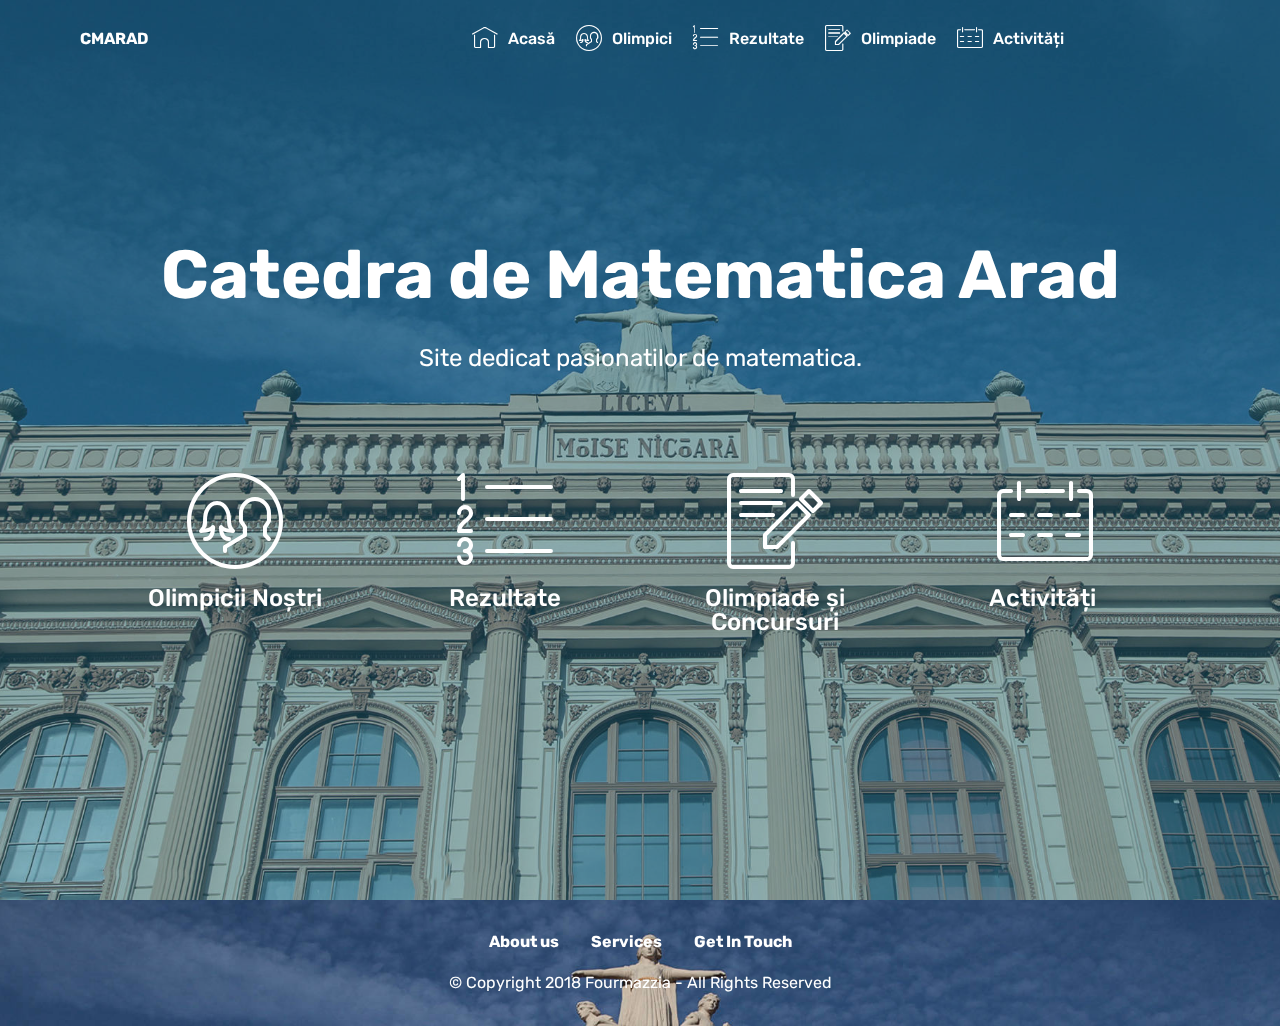
<file: index.html>
<!DOCTYPE html>
<html >
<head>
  <!-- Site made with Mobirise Website Builder v4.7.2, https://mobirise.com -->
  <meta charset="UTF-8">
  <meta http-equiv="X-UA-Compatible" content="IE=edge">
  <meta name="generator" content="Mobirise v4.7.2, mobirise.com">
  <meta name="viewport" content="width=device-width, initial-scale=1, minimum-scale=1">
  <link rel="shortcut icon" href="assets/images/logo2.png" type="image/x-icon">
  <meta name="description" content="">
  <title>Home</title>
  <link rel="stylesheet" href="assets/web/assets/mobirise-icons/mobirise-icons.css">
  <link rel="stylesheet" href="assets/tether/tether.min.css">
  <link rel="stylesheet" href="assets/soundcloud-plugin/style.css">
  <link rel="stylesheet" href="assets/bootstrap/css/bootstrap.min.css">
  <link rel="stylesheet" href="assets/bootstrap/css/bootstrap-grid.min.css">
  <link rel="stylesheet" href="assets/bootstrap/css/bootstrap-reboot.min.css">
  <link rel="stylesheet" href="assets/dropdown/css/style.css">
  <link rel="stylesheet" href="assets/socicon/css/styles.css">
  <link rel="stylesheet" href="assets/theme/css/style.css">
  <link rel="stylesheet" href="assets/mobirise/css/mbr-additional.css" type="text/css">
  
  
  
</head>
<body>
  <section class="menu cid-qSusNxQhNV" once="menu" id="menu1-j">

    

    <nav class="navbar navbar-expand beta-menu navbar-dropdown align-items-center navbar-fixed-top navbar-toggleable-sm bg-color transparent">
        <button class="navbar-toggler navbar-toggler-right" type="button" data-toggle="collapse" data-target="#navbarSupportedContent" aria-controls="navbarSupportedContent" aria-expanded="false" aria-label="Toggle navigation">
            <div class="hamburger">
                <span></span>
                <span></span>
                <span></span>
                <span></span>
            </div>
        </button>
        <div class="menu-logo">
            <div class="navbar-brand">
                
                <span class="navbar-caption-wrap"><a class="navbar-caption text-white display-4" href="index.html">
                        CMARAD</a></span>
            </div>
        </div>
        <div class="collapse navbar-collapse" id="navbarSupportedContent">
            <ul class="navbar-nav nav-dropdown nav-right" data-app-modern-menu="true"><li class="nav-item dropdown"><a class="nav-link link text-white display-4" href="index.html#header12-n" aria-expanded="true" target="_blank">
                        <span class="mbri-home mbr-iconfont mbr-iconfont-btn"></span>Acasă</a></li><li class="nav-item"><a class="nav-link link text-white display-4" href="page1.html" aria-expanded="true" target="_blank"><span class="mbri-users mbr-iconfont mbr-iconfont-btn"></span>
                        Olimpici</a></li><li class="nav-item"><a class="nav-link link text-white display-4" href="page5.html" aria-expanded="true" target="_blank"><span class="mbri-numbered-list mbr-iconfont mbr-iconfont-btn"></span>
                        Rezultate</a></li><li class="nav-item"><a class="nav-link link text-white display-4" href="page1.html" aria-expanded="true" target="_blank"><span class="mbri-edit mbr-iconfont mbr-iconfont-btn"></span>
                        Olimpiade</a></li><li class="nav-item"><a class="nav-link link text-white display-4" href="page4.html" aria-expanded="true" target="_blank"><span class="mbri-calendar mbr-iconfont mbr-iconfont-btn"></span>
                        Activități</a></li><li class="nav-item">
                    <a class="nav-link link text-white display-4" href="https://mobirise.com"></a>
                </li>
                <li class="nav-item">
                    <a class="nav-link link text-white display-4" href="https://mobirise.com">
                        &nbsp; &nbsp; &nbsp; &nbsp; &nbsp; &nbsp; &nbsp; &nbsp; &nbsp; &nbsp; &nbsp;</a>
                </li></ul>
            
        </div>
    </nav>
</section>

<section class="engine"><a href="https://mobirise.me/m">free web design templates</a></section><section class="header12 cid-qTVdn9MPWG mbr-fullscreen mbr-parallax-background" id="header12-n">

    

    <div class="mbr-overlay" style="opacity: 0.4; background-color: rgb(15, 118, 153);">
    </div>

    <div class="container  ">
            <div class="media-container">
                <div class="col-md-12 align-center">
                    <h1 class="mbr-section-title pb-3 mbr-white mbr-bold mbr-fonts-style display-1">
                        Catedra de Matematica Arad</h1>
                    <p class="mbr-text pb-3 mbr-white mbr-fonts-style display-5">Site dedicat pasionatilor de matematica.</p>
                    

                    <div class="icons-media-container mbr-white">
                        <div class="card col-12 col-md-6 col-lg-3">
                            <div class="icon-block">
                            <a href="page1.html#features16-u">
                                <span class="mbr-iconfont mbri-users"></span>
                            </a>
                            </div>
                            <h5 class="mbr-fonts-style display-5">
                                Olimpicii Noștri</h5>
                        </div>

                        <div class="card col-12 col-md-6 col-lg-3">
                            <div class="icon-block">
                                <a href="page5.html">
                                    <span class="mbr-iconfont mbri-numbered-list"></span>
                                </a>
                            </div>
                            <h5 class="mbr-fonts-style display-5">
                                Rezultate</h5>
                        </div>

                        <div class="card col-12 col-md-6 col-lg-3">
                            <div class="icon-block">
                                <a href="page2.html#content7-19">
                                    <span class="mbr-iconfont mbri-edit"></span>
                                </a>
                            </div>
                            <h5 class="mbr-fonts-style display-5">Olimpiade și Concursuri</h5>
                        </div>

                        <div class="card col-12 col-md-6 col-lg-3">
                            <div class="icon-block">
                                <a href="page4.html#footer7-y">
                                    <span class="mbr-iconfont mbri-calendar"></span>
                                </a>
                            </div>
                            <h5 class="mbr-fonts-style display-5">
                                Activități&nbsp;</h5>
                        </div>
                    </div>
                </div>
            </div>
    </div>

    
</section>

<section once="" class="cid-qTVj8MNfAn" id="footer7-q">

    

    

    <div class="container">
        <div class="media-container-row align-center mbr-white">
            <div class="row row-links">
                <ul class="foot-menu">
                    
                    
                    
                    
                    
                <li class="foot-menu-item mbr-fonts-style display-7">
                        <a class="text-white mbr-bold" href="#" target="_blank">About us</a>
                    </li><li class="foot-menu-item mbr-fonts-style display-7">
                        <a class="text-white mbr-bold" href="#" target="_blank">Services</a>
                    </li><li class="foot-menu-item mbr-fonts-style display-7">
                        <a class="text-white mbr-bold" href="#" target="_blank">Get In Touch</a>
                    </li></ul>
            </div>
            
            <div class="row row-copirayt">
                <p class="mbr-text mb-0 mbr-fonts-style mbr-white align-center display-7">
                    © Copyright 2018 Fourmazzia - All Rights Reserved
                </p>
            </div>
        </div>
    </div>
</section>


  <script src="assets/web/assets/jquery/jquery.min.js"></script>
  <script src="assets/popper/popper.min.js"></script>
  <script src="assets/tether/tether.min.js"></script>
  <script src="assets/bootstrap/js/bootstrap.min.js"></script>
  <script src="assets/smoothscroll/smooth-scroll.js"></script>
  <script src="assets/dropdown/js/script.min.js"></script>
  <script src="assets/touchswipe/jquery.touch-swipe.min.js"></script>
  <script src="assets/vimeoplayer/jquery.mb.vimeo_player.js"></script>
  <script src="assets/parallax/jarallax.min.js"></script>
  <script src="assets/theme/js/script.js"></script>
  
  
</body>
</html>
</file>
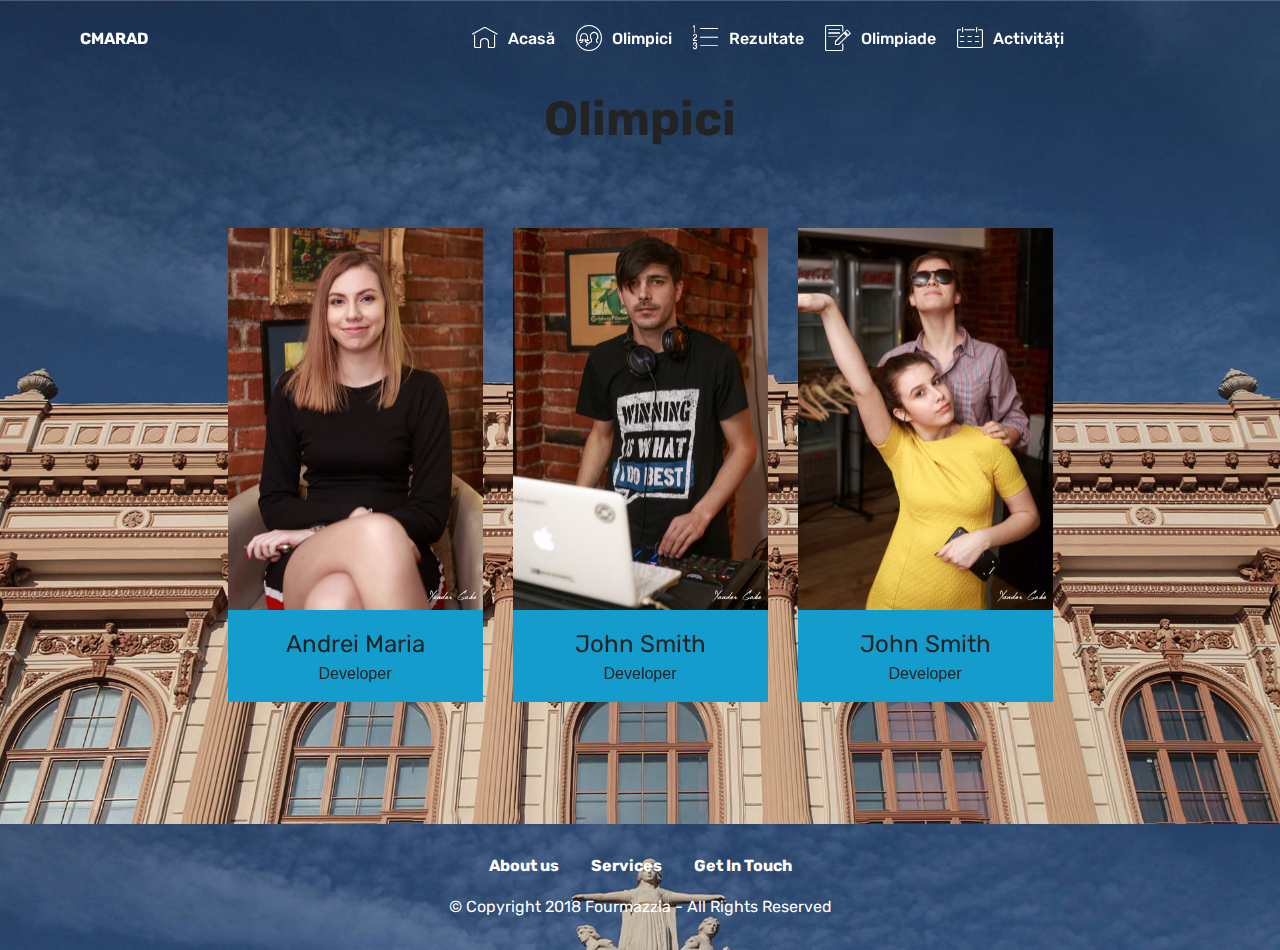
<file: page1.html>
<!DOCTYPE html>
<html >
<head>
  <!-- Site made with Mobirise Website Builder v4.7.2, https://mobirise.com -->
  <meta charset="UTF-8">
  <meta http-equiv="X-UA-Compatible" content="IE=edge">
  <meta name="generator" content="Mobirise v4.7.2, mobirise.com">
  <meta name="viewport" content="width=device-width, initial-scale=1, minimum-scale=1">
  <link rel="shortcut icon" href="assets/images/logo2.png" type="image/x-icon">
  <meta name="description" content="Website Creator Description">
  <title>olimpici</title>
  <link rel="stylesheet" href="assets/web/assets/mobirise-icons/mobirise-icons.css">
  <link rel="stylesheet" href="assets/tether/tether.min.css">
  <link rel="stylesheet" href="assets/bootstrap/css/bootstrap.min.css">
  <link rel="stylesheet" href="assets/bootstrap/css/bootstrap-grid.min.css">
  <link rel="stylesheet" href="assets/bootstrap/css/bootstrap-reboot.min.css">
  <link rel="stylesheet" href="assets/soundcloud-plugin/style.css">
  <link rel="stylesheet" href="assets/dropdown/css/style.css">
  <link rel="stylesheet" href="assets/socicon/css/styles.css">
  <link rel="stylesheet" href="assets/theme/css/style.css">
  <link rel="stylesheet" href="assets/mobirise/css/mbr-additional.css" type="text/css">
  
  
  
</head>
<body>
  <section class="features16 cid-qTVk8pfYqY mbr-parallax-background" id="features16-u">
    
    
    
    <div class="container align-center">
        <h2 class="pb-3 mbr-fonts-style mbr-section-title display-2"><strong>
            Olimpici</strong></h2>
        <h3 class="pb-5 mbr-section-subtitle mbr-fonts-style mbr-light display-5"></h3>
        <div class="row media-row">
            
        <div class="team-item col-lg-3 col-md-6">
                <div class="item-image">
                    <img src="assets/images/img-0303-1-510x765.jpg" alt="" title="">
                </div>
                <div class="item-caption py-3">
                    <div class="item-name px-2">
                        <p class="mbr-fonts-style display-5">
                           Andrei Maria</p>
                    </div>
                    <div class="item-role px-2">
                        <p>Developer</p>
                    </div>
                    
                </div>
            </div><div class="team-item col-lg-3 col-md-6">
                <div class="item-image">
                    <img src="assets/images/img-0319-9-510x765.jpg" alt="" title="">
                </div>
                <div class="item-caption py-3">
                    <div class="item-name px-2">
                        <p class="mbr-fonts-style display-5">
                           John Smith
                        </p>
                    </div>
                    <div class="item-role px-2">
                        <p>Developer</p>
                    </div>
                    
                </div>
            </div><div class="team-item col-lg-3 col-md-6">
                <div class="item-image">
                    <img src="assets/images/img-0355-30-510x765.jpg" alt="" title="">
                </div>
                <div class="item-caption py-3">
                    <div class="item-name px-2">
                        <p class="mbr-fonts-style display-5">
                           John Smith
                        </p>
                    </div>
                    <div class="item-role px-2">
                        <p>Developer</p>
                    </div>
                    
                </div>
            </div></div>    
    </div>
</section>

<section class="engine"><a href="https://mobirise.me/p">website templates free download</a></section><section class="menu cid-qSusNxQhNV" once="menu" id="menu1-s">

    

    <nav class="navbar navbar-expand beta-menu navbar-dropdown align-items-center navbar-fixed-top navbar-toggleable-sm bg-color transparent">
        <button class="navbar-toggler navbar-toggler-right" type="button" data-toggle="collapse" data-target="#navbarSupportedContent" aria-controls="navbarSupportedContent" aria-expanded="false" aria-label="Toggle navigation">
            <div class="hamburger">
                <span></span>
                <span></span>
                <span></span>
                <span></span>
            </div>
        </button>
        <div class="menu-logo">
            <div class="navbar-brand">
                
                <span class="navbar-caption-wrap"><a class="navbar-caption text-white display-4" href="index.html">
                        CMARAD</a></span>
            </div>
        </div>
        <div class="collapse navbar-collapse" id="navbarSupportedContent">
            <ul class="navbar-nav nav-dropdown nav-right" data-app-modern-menu="true"><li class="nav-item dropdown"><a class="nav-link link text-white display-4" href="index.html#header12-n" aria-expanded="true" target="_blank">
                        <span class="mbri-home mbr-iconfont mbr-iconfont-btn"></span>Acasă</a></li><li class="nav-item"><a class="nav-link link text-white display-4" href="page1.html" aria-expanded="true" target="_blank"><span class="mbri-users mbr-iconfont mbr-iconfont-btn"></span>
                        Olimpici</a></li><li class="nav-item"><a class="nav-link link text-white display-4" href="page5.html" aria-expanded="true" target="_blank"><span class="mbri-numbered-list mbr-iconfont mbr-iconfont-btn"></span>
                        Rezultate</a></li><li class="nav-item"><a class="nav-link link text-white display-4" href="page1.html" aria-expanded="true" target="_blank"><span class="mbri-edit mbr-iconfont mbr-iconfont-btn"></span>
                        Olimpiade</a></li><li class="nav-item"><a class="nav-link link text-white display-4" href="page4.html" aria-expanded="true" target="_blank"><span class="mbri-calendar mbr-iconfont mbr-iconfont-btn"></span>
                        Activități</a></li><li class="nav-item">
                    <a class="nav-link link text-white display-4" href="https://mobirise.com"></a>
                </li>
                <li class="nav-item">
                    <a class="nav-link link text-white display-4" href="https://mobirise.com">
                        &nbsp; &nbsp; &nbsp; &nbsp; &nbsp; &nbsp; &nbsp; &nbsp; &nbsp; &nbsp; &nbsp;</a>
                </li></ul>
            
        </div>
    </nav>
</section>

<section once="" class="cid-qTVj8MNfAn" id="footer7-t">

    

    

    <div class="container">
        <div class="media-container-row align-center mbr-white">
            <div class="row row-links">
                <ul class="foot-menu">
                    
                    
                    
                    
                    
                <li class="foot-menu-item mbr-fonts-style display-7">
                        <a class="text-white mbr-bold" href="#" target="_blank">About us</a>
                    </li><li class="foot-menu-item mbr-fonts-style display-7">
                        <a class="text-white mbr-bold" href="#" target="_blank">Services</a>
                    </li><li class="foot-menu-item mbr-fonts-style display-7">
                        <a class="text-white mbr-bold" href="#" target="_blank">Get In Touch</a>
                    </li></ul>
            </div>
            
            <div class="row row-copirayt">
                <p class="mbr-text mb-0 mbr-fonts-style mbr-white align-center display-7">
                    © Copyright 2018 Fourmazzia - All Rights Reserved
                </p>
            </div>
        </div>
    </div>
</section>


  <script src="assets/web/assets/jquery/jquery.min.js"></script>
  <script src="assets/popper/popper.min.js"></script>
  <script src="assets/tether/tether.min.js"></script>
  <script src="assets/bootstrap/js/bootstrap.min.js"></script>
  <script src="assets/smoothscroll/smooth-scroll.js"></script>
  <script src="assets/parallax/jarallax.min.js"></script>
  <script src="assets/dropdown/js/script.min.js"></script>
  <script src="assets/touchswipe/jquery.touch-swipe.min.js"></script>
  <script src="assets/theme/js/script.js"></script>
  
  
</body>
</html>
</file>
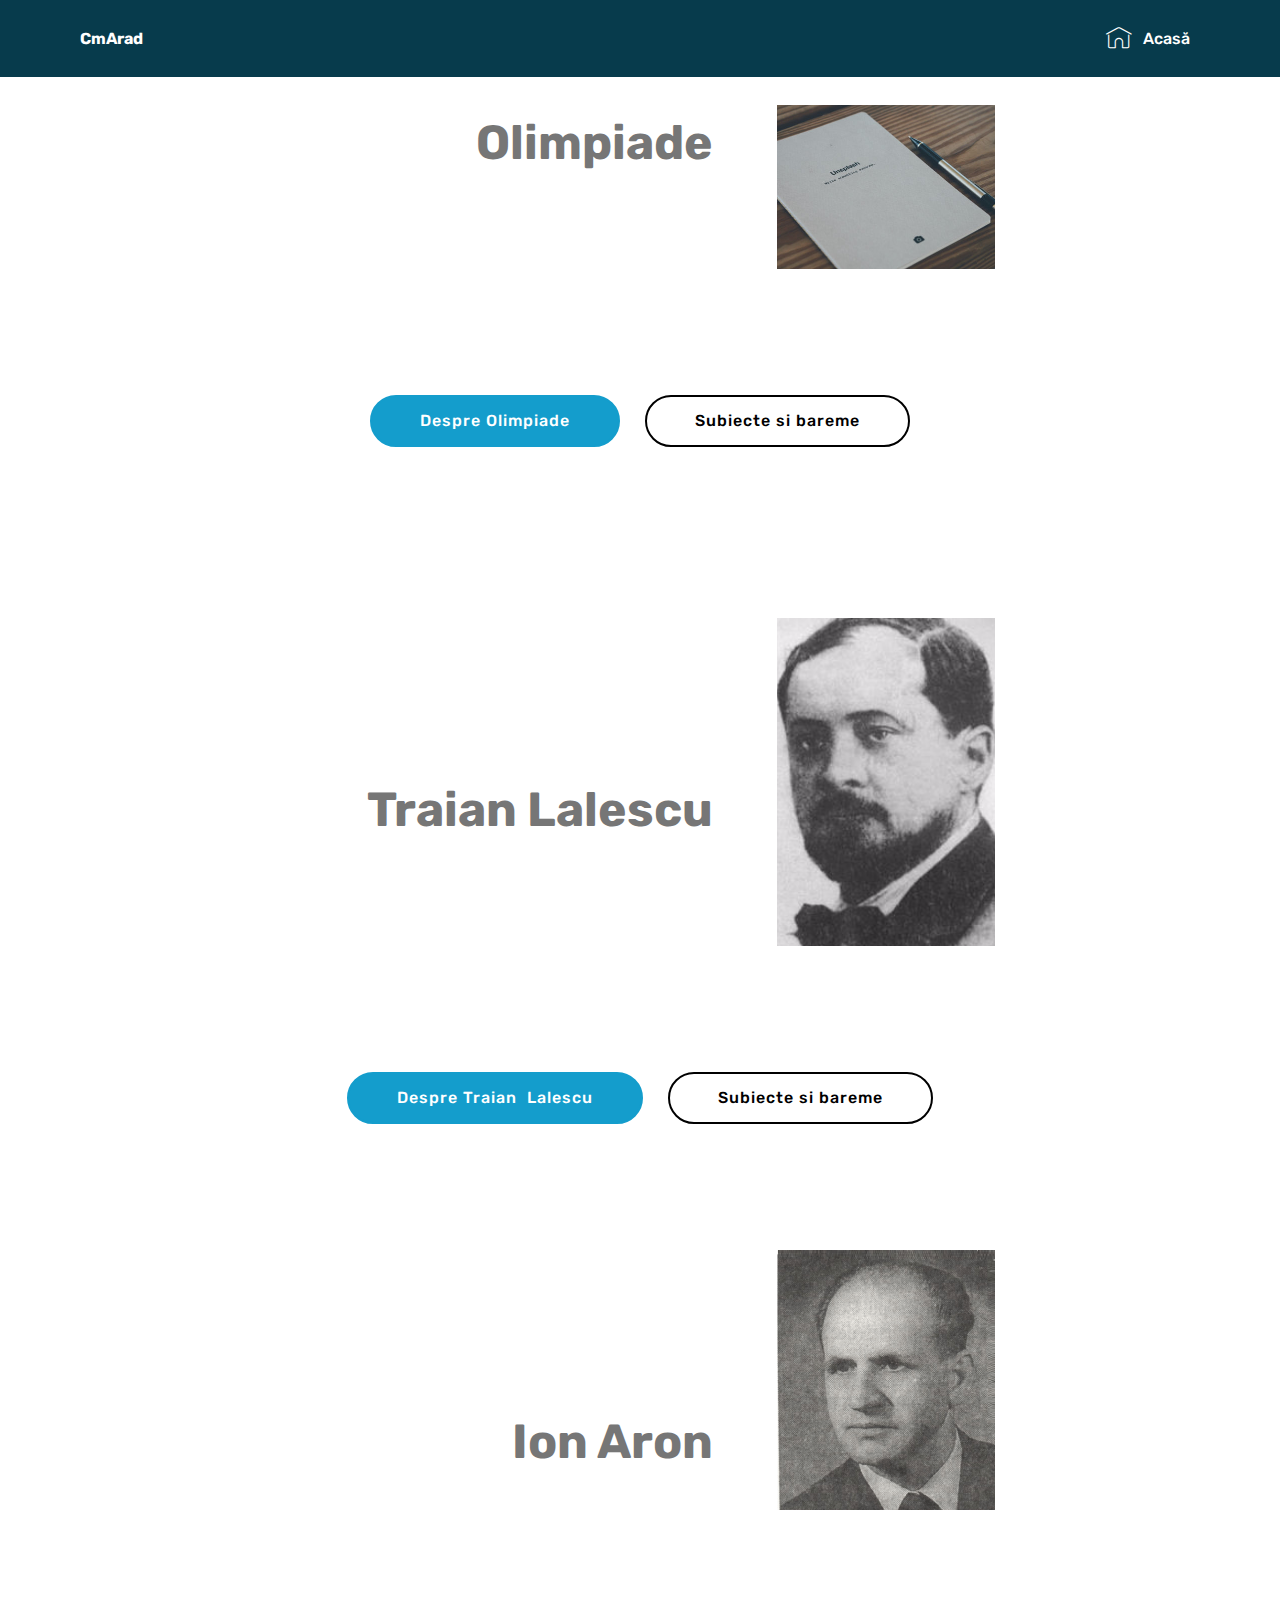
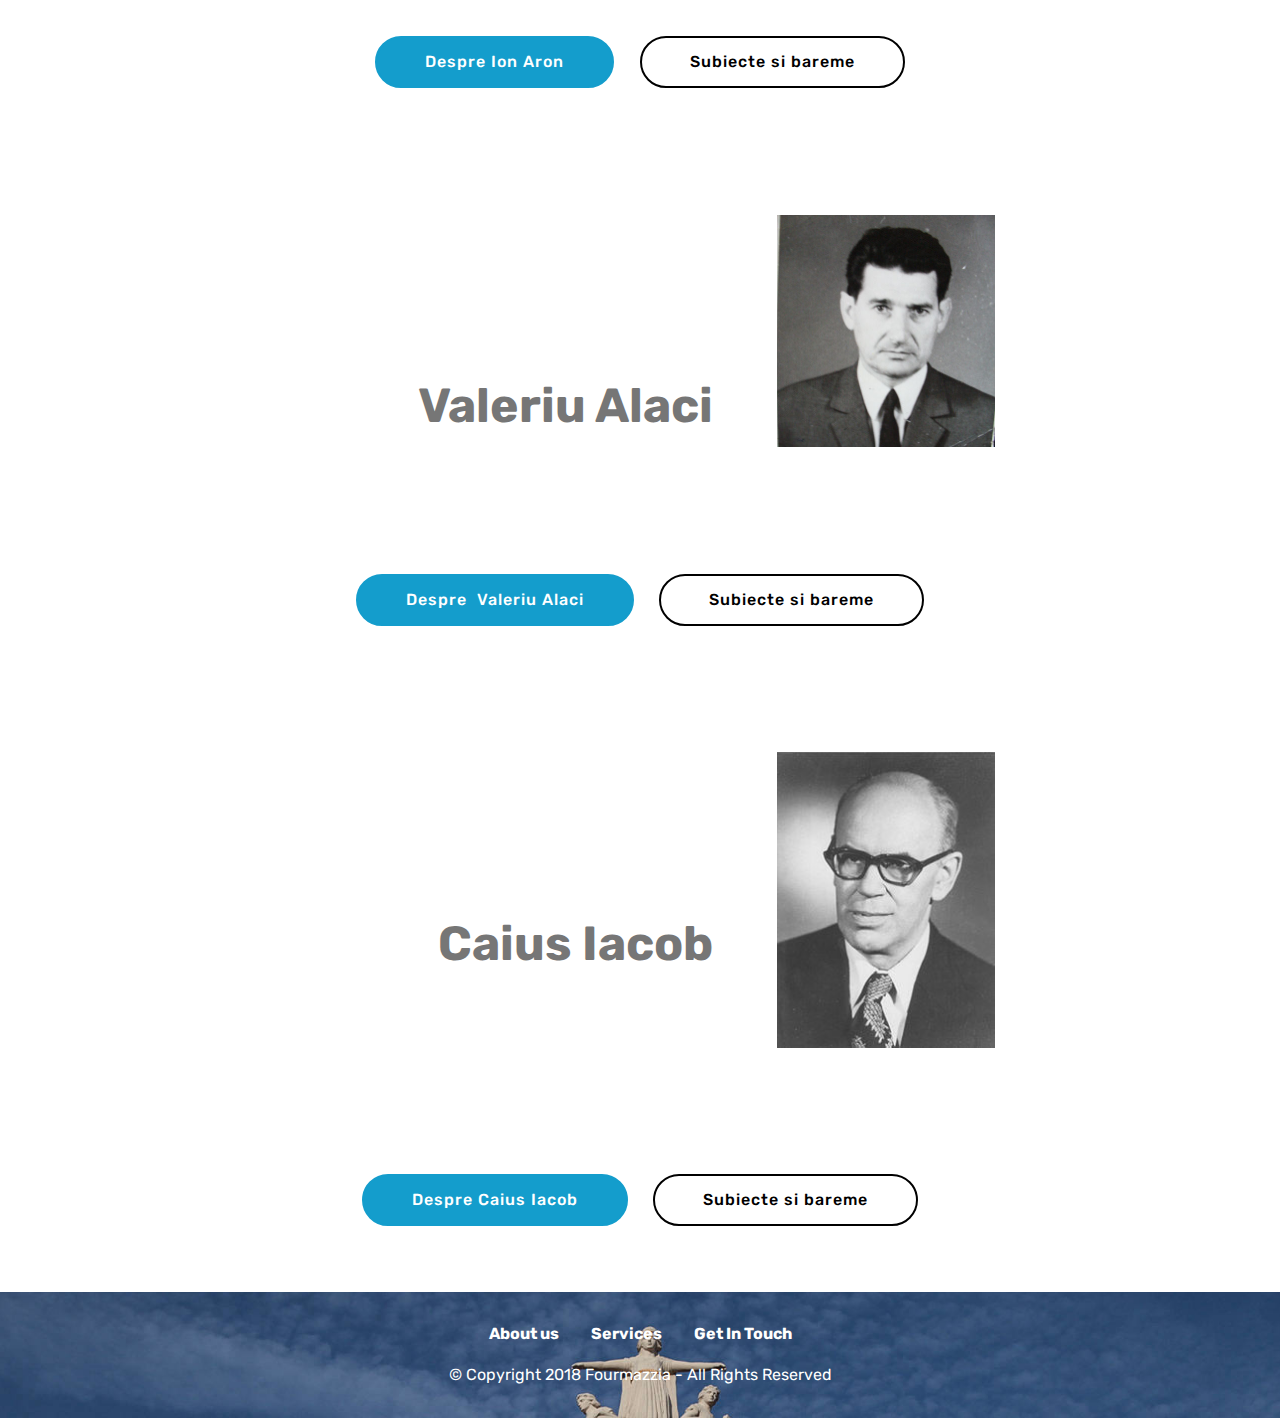
<file: page2.html>
<!DOCTYPE html>
<html >
<head>
  <!-- Site made with Mobirise Website Builder v4.7.2, https://mobirise.com -->
  <meta charset="UTF-8">
  <meta http-equiv="X-UA-Compatible" content="IE=edge">
  <meta name="generator" content="Mobirise v4.7.2, mobirise.com">
  <meta name="viewport" content="width=device-width, initial-scale=1, minimum-scale=1">
  <link rel="shortcut icon" href="assets/images/logo2.png" type="image/x-icon">
  <meta name="description" content="Site Builder Description">
  <title>Concursuri</title>
  <link rel="stylesheet" href="assets/web/assets/mobirise-icons/mobirise-icons.css">
  <link rel="stylesheet" href="assets/tether/tether.min.css">
  <link rel="stylesheet" href="assets/bootstrap/css/bootstrap.min.css">
  <link rel="stylesheet" href="assets/bootstrap/css/bootstrap-grid.min.css">
  <link rel="stylesheet" href="assets/bootstrap/css/bootstrap-reboot.min.css">
  <link rel="stylesheet" href="assets/soundcloud-plugin/style.css">
  <link rel="stylesheet" href="assets/socicon/css/styles.css">
  <link rel="stylesheet" href="assets/dropdown/css/style.css">
  <link rel="stylesheet" href="assets/theme/css/style.css">
  <link rel="stylesheet" href="assets/mobirise/css/mbr-additional.css" type="text/css">
  
  
  
</head>
<body>
  <section class="menu cid-qTVHFJ5cC0" once="menu" id="menu2-1q">

    

    <nav class="navbar navbar-expand beta-menu navbar-dropdown align-items-center navbar-fixed-top navbar-toggleable-sm">
        <button class="navbar-toggler navbar-toggler-right" type="button" data-toggle="collapse" data-target="#navbarSupportedContent" aria-controls="navbarSupportedContent" aria-expanded="false" aria-label="Toggle navigation">
            <div class="hamburger">
                <span></span>
                <span></span>
                <span></span>
                <span></span>
            </div>
        </button>
        <div class="menu-logo">
            <div class="navbar-brand">
                
                <span class="navbar-caption-wrap"><a class="navbar-caption text-white display-4" href="index.html">
                        CmArad</a></span>
            </div>
        </div>
        <div class="collapse navbar-collapse" id="navbarSupportedContent">
            <ul class="navbar-nav nav-dropdown nav-right" data-app-modern-menu="true"><li class="nav-item">
                    <a class="nav-link link text-white display-4" href="index.html"><span class="mbri-home mbr-iconfont mbr-iconfont-btn"></span>Acasă</a>
                </li></ul>
            
        </div>
    </nav>
</section>

<section class="engine"><a href="https://mobirise.me/b">create a site for free</a></section><section class="mbr-section content7 cid-qTVpN3lLNU" id="content7-19">
          
    

    <div class="container">
        <div class="media-container-row">
            <div class="col-12 col-md-8">
                <div class="media-container-row">
                    <div class="media-content">
                        <div class="mbr-section-text">
                            <p class="mbr-text align-right mb-0 mbr-fonts-style display-2"><strong>Olimpiade</strong></p>
                        </div>
                    </div>
                    <div class="mbr-figure" style="width: 60%;">
                     <img src="assets/images/mbr-436x327.jpg" alt="Mobirise" title="">  
                    </div>
                </div>
            </div>
        </div>
    </div>
</section>

<section class="mbr-section content8 cid-qTVpNyv2wv" id="content8-1a">

    

    <div class="container">
        <div class="media-container-row title">
            <div class="col-12 col-md-8">
                <div class="mbr-section-btn align-center"><a class="btn btn-primary display-4" href="https://mobirise.com">Despre Olimpiade</a>
                    <a class="btn btn-black-outline display-4" href="https://mobirise.com">Subiecte si bareme</a></div>
            </div>
        </div>
    </div>
</section>

<section class="mbr-section content7 cid-qTVpKZvNCd" id="content7-11">
          
    

    <div class="container">
        <div class="media-container-row">
            <div class="col-12 col-md-8">
                <div class="media-container-row">
                    <div class="media-content">
                        <div class="mbr-section-text">
                            <p class="mbr-text align-right mb-0 mbr-fonts-style display-2"><strong><br></strong><br><strong>Traian Lalescu</strong></p>
                        </div>
                    </div>
                    <div class="mbr-figure" style="width: 60%;">
                     <img src="assets/images/220px-traian-lalescu-1920-220x330.jpg" alt="Mobirise" title="">  
                    </div>
                </div>
            </div>
        </div>
    </div>
</section>

<section class="mbr-section content8 cid-qTVpLc5VlX" id="content8-12">

    

    <div class="container">
        <div class="media-container-row title">
            <div class="col-12 col-md-8">
                <div class="mbr-section-btn align-center"><a class="btn btn-primary display-4" href="https://mobirise.com">Despre Traian &nbsp;Lalescu</a>
                    <a class="btn btn-black-outline display-4" href="https://mobirise.com">Subiecte si bareme</a></div>
            </div>
        </div>
    </div>
</section>

<section class="mbr-section content7 cid-qTVpLRTtBF" id="content7-13">
          
    

    <div class="container">
        <div class="media-container-row">
            <div class="col-12 col-md-8">
                <div class="media-container-row">
                    <div class="media-content">
                        <div class="mbr-section-text">
                            <p class="mbr-text align-right mb-0 mbr-fonts-style display-2"><strong><br></strong><br><strong>Ion Aron</strong></p>
                        </div>
                    </div>
                    <div class="mbr-figure" style="width: 60%;">
                     <img src="assets/images/untitled-436x519.png" alt="Mobirise" title="">  
                    </div>
                </div>
            </div>
        </div>
    </div>
</section>

<section class="mbr-section content8 cid-qTVpM6NpvT" id="content8-14">

    

    <div class="container">
        <div class="media-container-row title">
            <div class="col-12 col-md-8">
                <div class="mbr-section-btn align-center"><a class="btn btn-primary display-4" href="https://mobirise.com">Despre Ion Aron</a>
                    <a class="btn btn-black-outline display-4" href="https://mobirise.com">Subiecte si bareme</a></div>
            </div>
        </div>
    </div>
</section>

<section class="mbr-section content7 cid-qTVpMuu1j0" id="content7-15">
          
    

    <div class="container">
        <div class="media-container-row">
            <div class="col-12 col-md-8">
                <div class="media-container-row">
                    <div class="media-content">
                        <div class="mbr-section-text">
                            <p class="mbr-text align-right mb-0 mbr-fonts-style display-2"><strong><br></strong><br><strong>Valeriu Alaci</strong></p>
                        </div>
                    </div>
                    <div class="mbr-figure" style="width: 60%;">
                     <img src="assets/images/1.-toma-dordea-436x465.jpg" alt="Mobirise" title="">  
                    </div>
                </div>
            </div>
        </div>
    </div>
</section>

<section class="mbr-section content8 cid-qTVpMFTJ5O" id="content8-16">

    

    <div class="container">
        <div class="media-container-row title">
            <div class="col-12 col-md-8">
                <div class="mbr-section-btn align-center"><a class="btn btn-primary display-4" href="https://mobirise.com">Despre &nbsp;Valeriu Alaci</a>
                    <a class="btn btn-black-outline display-4" href="https://mobirise.com">Subiecte si bareme</a></div>
            </div>
        </div>
    </div>
</section>

<section class="mbr-section content7 cid-qTVpMOyoF5" id="content7-17">
          
    

    <div class="container">
        <div class="media-container-row">
            <div class="col-12 col-md-8">
                <div class="media-container-row">
                    <div class="media-content">
                        <div class="mbr-section-text">
                            <p class="mbr-text align-right mb-0 mbr-fonts-style display-2"><strong><br></strong><br><strong>Caius Iacob</strong></p>
                        </div>
                    </div>
                    <div class="mbr-figure" style="width: 60%;">
                     <img src="assets/images/caius-iacob-220x298.jpg" alt="Mobirise" title="">  
                    </div>
                </div>
            </div>
        </div>
    </div>
</section>

<section class="mbr-section content8 cid-qTVpMWiZfD" id="content8-18">

    

    <div class="container">
        <div class="media-container-row title">
            <div class="col-12 col-md-8">
                <div class="mbr-section-btn align-center"><a class="btn btn-primary display-4" href="https://mobirise.com">Despre Caius Iacob</a>
                    <a class="btn btn-black-outline display-4" href="https://mobirise.com">Subiecte si bareme</a></div>
            </div>
        </div>
    </div>
</section>

<section once="" class="cid-qTVj8MNfAn" id="footer7-w">

    

    

    <div class="container">
        <div class="media-container-row align-center mbr-white">
            <div class="row row-links">
                <ul class="foot-menu">
                    
                    
                    
                    
                    
                <li class="foot-menu-item mbr-fonts-style display-7">
                        <a class="text-white mbr-bold" href="#" target="_blank">About us</a>
                    </li><li class="foot-menu-item mbr-fonts-style display-7">
                        <a class="text-white mbr-bold" href="#" target="_blank">Services</a>
                    </li><li class="foot-menu-item mbr-fonts-style display-7">
                        <a class="text-white mbr-bold" href="#" target="_blank">Get In Touch</a>
                    </li></ul>
            </div>
            
            <div class="row row-copirayt">
                <p class="mbr-text mb-0 mbr-fonts-style mbr-white align-center display-7">
                    © Copyright 2018 Fourmazzia - All Rights Reserved
                </p>
            </div>
        </div>
    </div>
</section>


  <script src="assets/web/assets/jquery/jquery.min.js"></script>
  <script src="assets/popper/popper.min.js"></script>
  <script src="assets/tether/tether.min.js"></script>
  <script src="assets/bootstrap/js/bootstrap.min.js"></script>
  <script src="assets/dropdown/js/script.min.js"></script>
  <script src="assets/touchswipe/jquery.touch-swipe.min.js"></script>
  <script src="assets/smoothscroll/smooth-scroll.js"></script>
  <script src="assets/theme/js/script.js"></script>
  
  
</body>
</html>
</file>
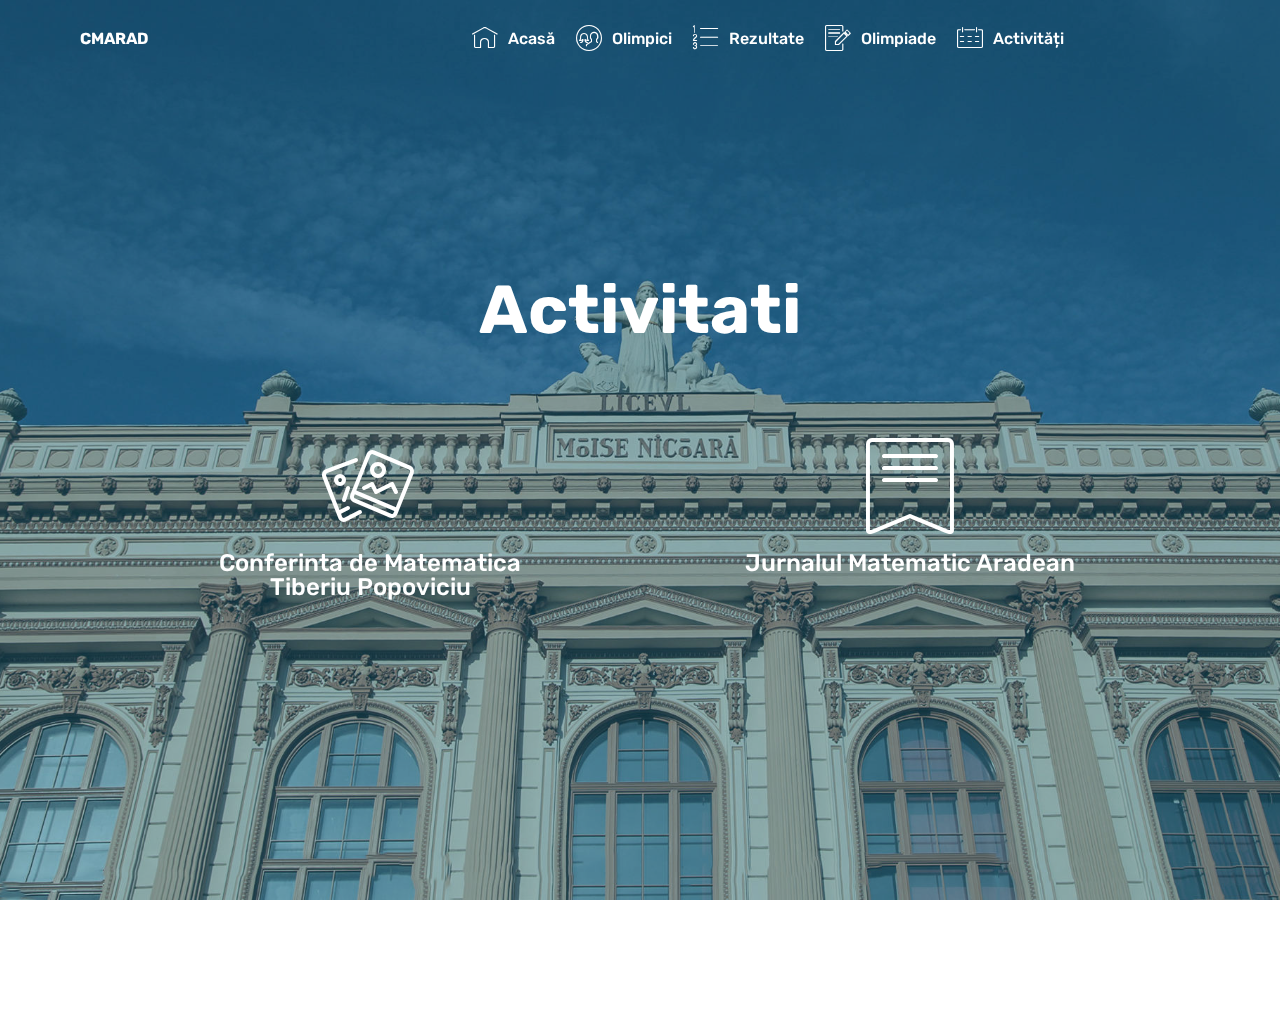
<file: page4.html>
<!DOCTYPE html>
<html >
<head>
  <!-- Site made with Mobirise Website Builder v4.7.2, https://mobirise.com -->
  <meta charset="UTF-8">
  <meta http-equiv="X-UA-Compatible" content="IE=edge">
  <meta name="generator" content="Mobirise v4.7.2, mobirise.com">
  <meta name="viewport" content="width=device-width, initial-scale=1, minimum-scale=1">
  <link rel="shortcut icon" href="assets/images/logo2.png" type="image/x-icon">
  <meta name="description" content="Website Creator Description">
  <title>Activitati</title>
  <link rel="stylesheet" href="assets/web/assets/mobirise-icons/mobirise-icons.css">
  <link rel="stylesheet" href="assets/tether/tether.min.css">
  <link rel="stylesheet" href="assets/soundcloud-plugin/style.css">
  <link rel="stylesheet" href="assets/bootstrap/css/bootstrap.min.css">
  <link rel="stylesheet" href="assets/bootstrap/css/bootstrap-grid.min.css">
  <link rel="stylesheet" href="assets/bootstrap/css/bootstrap-reboot.min.css">
  <link rel="stylesheet" href="assets/dropdown/css/style.css">
  <link rel="stylesheet" href="assets/socicon/css/styles.css">
  <link rel="stylesheet" href="assets/theme/css/style.css">
  <link rel="stylesheet" href="assets/mobirise/css/mbr-additional.css" type="text/css">
  
  
  
</head>
<body>
  <section class="menu cid-qSusNxQhNV" once="menu" id="menu1-x">

    

    <nav class="navbar navbar-expand beta-menu navbar-dropdown align-items-center navbar-fixed-top navbar-toggleable-sm bg-color transparent">
        <button class="navbar-toggler navbar-toggler-right" type="button" data-toggle="collapse" data-target="#navbarSupportedContent" aria-controls="navbarSupportedContent" aria-expanded="false" aria-label="Toggle navigation">
            <div class="hamburger">
                <span></span>
                <span></span>
                <span></span>
                <span></span>
            </div>
        </button>
        <div class="menu-logo">
            <div class="navbar-brand">
                
                <span class="navbar-caption-wrap"><a class="navbar-caption text-white display-4" href="index.html">
                        CMARAD</a></span>
            </div>
        </div>
        <div class="collapse navbar-collapse" id="navbarSupportedContent">
            <ul class="navbar-nav nav-dropdown nav-right" data-app-modern-menu="true"><li class="nav-item dropdown"><a class="nav-link link text-white display-4" href="index.html#header12-n" aria-expanded="true" target="_blank">
                        <span class="mbri-home mbr-iconfont mbr-iconfont-btn"></span>Acasă</a></li><li class="nav-item"><a class="nav-link link text-white display-4" href="page1.html" aria-expanded="true" target="_blank"><span class="mbri-users mbr-iconfont mbr-iconfont-btn"></span>
                        Olimpici</a></li><li class="nav-item"><a class="nav-link link text-white display-4" href="page5.html" aria-expanded="true" target="_blank"><span class="mbri-numbered-list mbr-iconfont mbr-iconfont-btn"></span>
                        Rezultate</a></li><li class="nav-item"><a class="nav-link link text-white display-4" href="page1.html" aria-expanded="true" target="_blank"><span class="mbri-edit mbr-iconfont mbr-iconfont-btn"></span>
                        Olimpiade</a></li><li class="nav-item"><a class="nav-link link text-white display-4" href="page4.html" aria-expanded="true" target="_blank"><span class="mbri-calendar mbr-iconfont mbr-iconfont-btn"></span>
                        Activități</a></li><li class="nav-item">
                    <a class="nav-link link text-white display-4" href="https://mobirise.com"></a>
                </li>
                <li class="nav-item">
                    <a class="nav-link link text-white display-4" href="https://mobirise.com">
                        &nbsp; &nbsp; &nbsp; &nbsp; &nbsp; &nbsp; &nbsp; &nbsp; &nbsp; &nbsp; &nbsp;</a>
                </li></ul>
            
        </div>
    </nav>
</section>

<section class="engine"><a href="https://mobirise.me/w">html5 templates</a></section><section class="header12 cid-qTVGEFsUmi mbr-fullscreen mbr-parallax-background" id="header12-1p">

    

    <div class="mbr-overlay" style="opacity: 0.4; background-color: rgb(15, 118, 153);">
    </div>

    <div class="container  ">
            <div class="media-container">
                <div class="col-md-12 align-center">
                    <h1 class="mbr-section-title pb-3 mbr-white mbr-bold mbr-fonts-style display-1">
                        Activitati</h1>
                    
                    

                    <div class="icons-media-container mbr-white">
                        <div class="card col-12 col-md-6">
                            <div class="icon-block">
                            <a href="https://mobirise.com/">
                                <span class="mbr-iconfont mbri-image-gallery"></span>
                            </a>
                            </div>
                            <h5 class="mbr-fonts-style display-5">
                                Conferinta de Matematica<br> Tiberiu Popoviciu</h5>
                        </div>

                        <div class="card col-12 col-md-6">
                            <div class="icon-block">
                                <a href="assets/files/REVISTA%20JURNALUL%20MATEMATIC%20%20%20%20ARADEAN.pdf" target="_blank">
                                    <span class="mbr-iconfont mbri-bookmark"></span>
                                </a>
                            </div>
                            <h5 class="mbr-fonts-style display-5">Jurnalul Matematic Aradean<br><br></h5>
                        </div>

                        

                        
                    </div>
                </div>
            </div>
    </div>

    
</section>

<section once="" class="cid-qTVj8MNfAn mbr-reveal" id="footer7-y">

    

    <div class="mbr-overlay" style="opacity: 0.5; background-color: rgb(60, 60, 60);"></div>

    <div class="container">
        <div class="media-container-row align-center mbr-white">
            <div class="row row-links">
                <ul class="foot-menu">
                    
                    
                    
                    
                    
                <li class="foot-menu-item mbr-fonts-style display-7">
                        <a class="text-white mbr-bold" href="#" target="_blank">About us</a>
                    </li></ul>
            </div>
            
            <div class="row row-copirayt">
                <p class="mbr-text mb-0 mbr-fonts-style mbr-white align-center display-7">
                    © Copyright 2018 Fourmazzia - All Rights Reserved
                </p>
            </div>
        </div>
    </div>
</section>


  <script src="assets/web/assets/jquery/jquery.min.js"></script>
  <script src="assets/popper/popper.min.js"></script>
  <script src="assets/tether/tether.min.js"></script>
  <script src="assets/bootstrap/js/bootstrap.min.js"></script>
  <script src="assets/smoothscroll/smooth-scroll.js"></script>
  <script src="assets/dropdown/js/script.min.js"></script>
  <script src="assets/touchswipe/jquery.touch-swipe.min.js"></script>
  <script src="assets/vimeoplayer/jquery.mb.vimeo_player.js"></script>
  <script src="assets/parallax/jarallax.min.js"></script>
  <script src="assets/theme/js/script.js"></script>
  
  
</body>
</html>
</file>
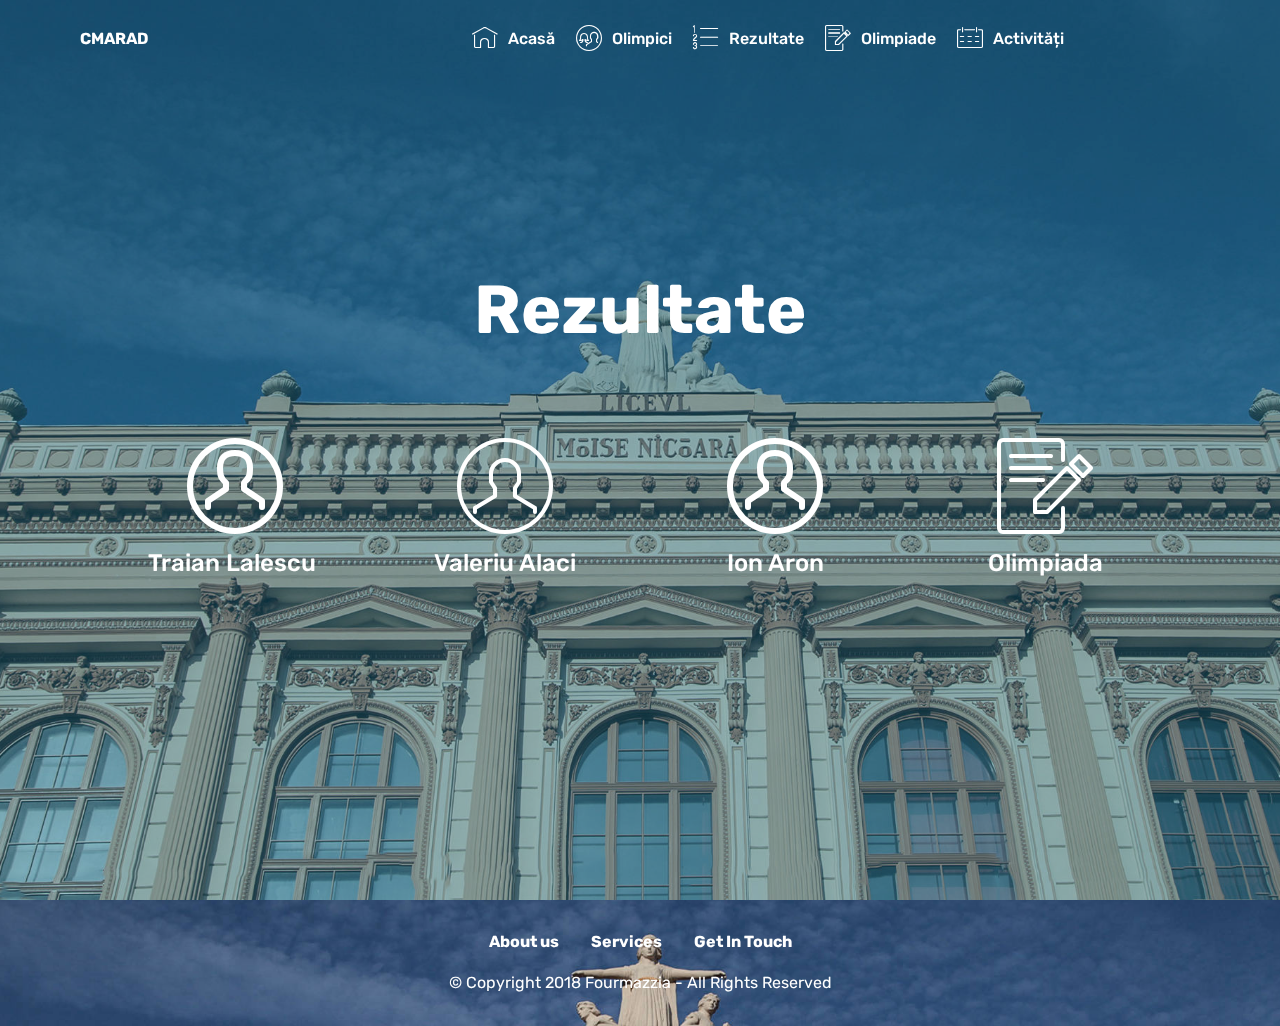
<file: page5.html>
<!DOCTYPE html>
<html >
<head>
  <!-- Site made with Mobirise Website Builder v4.7.2, https://mobirise.com -->
  <meta charset="UTF-8">
  <meta http-equiv="X-UA-Compatible" content="IE=edge">
  <meta name="generator" content="Mobirise v4.7.2, mobirise.com">
  <meta name="viewport" content="width=device-width, initial-scale=1, minimum-scale=1">
  <link rel="shortcut icon" href="assets/images/logo2.png" type="image/x-icon">
  <meta name="description" content="Web Site Generator Description">
  <title>rezultate</title>
  <link rel="stylesheet" href="assets/web/assets/mobirise-icons-bold/mobirise-icons-bold.css">
  <link rel="stylesheet" href="assets/web/assets/mobirise-icons/mobirise-icons.css">
  <link rel="stylesheet" href="assets/tether/tether.min.css">
  <link rel="stylesheet" href="assets/soundcloud-plugin/style.css">
  <link rel="stylesheet" href="assets/bootstrap/css/bootstrap.min.css">
  <link rel="stylesheet" href="assets/bootstrap/css/bootstrap-grid.min.css">
  <link rel="stylesheet" href="assets/bootstrap/css/bootstrap-reboot.min.css">
  <link rel="stylesheet" href="assets/socicon/css/styles.css">
  <link rel="stylesheet" href="assets/dropdown/css/style.css">
  <link rel="stylesheet" href="assets/theme/css/style.css">
  <link rel="stylesheet" href="assets/mobirise/css/mbr-additional.css" type="text/css">
  
  
  
</head>
<body>
  <section class="menu cid-qSusNxQhNV" once="menu" id="menu1-1m">

    

    <nav class="navbar navbar-expand beta-menu navbar-dropdown align-items-center navbar-fixed-top navbar-toggleable-sm bg-color transparent">
        <button class="navbar-toggler navbar-toggler-right" type="button" data-toggle="collapse" data-target="#navbarSupportedContent" aria-controls="navbarSupportedContent" aria-expanded="false" aria-label="Toggle navigation">
            <div class="hamburger">
                <span></span>
                <span></span>
                <span></span>
                <span></span>
            </div>
        </button>
        <div class="menu-logo">
            <div class="navbar-brand">
                
                <span class="navbar-caption-wrap"><a class="navbar-caption text-white display-4" href="index.html">
                        CMARAD</a></span>
            </div>
        </div>
        <div class="collapse navbar-collapse" id="navbarSupportedContent">
            <ul class="navbar-nav nav-dropdown nav-right" data-app-modern-menu="true"><li class="nav-item dropdown"><a class="nav-link link text-white display-4" href="index.html#header12-n" aria-expanded="true" target="_blank">
                        <span class="mbri-home mbr-iconfont mbr-iconfont-btn"></span>Acasă</a></li><li class="nav-item"><a class="nav-link link text-white display-4" href="page1.html" aria-expanded="true" target="_blank"><span class="mbri-users mbr-iconfont mbr-iconfont-btn"></span>
                        Olimpici</a></li><li class="nav-item"><a class="nav-link link text-white display-4" href="page5.html" aria-expanded="true" target="_blank"><span class="mbri-numbered-list mbr-iconfont mbr-iconfont-btn"></span>
                        Rezultate</a></li><li class="nav-item"><a class="nav-link link text-white display-4" href="page1.html" aria-expanded="true" target="_blank"><span class="mbri-edit mbr-iconfont mbr-iconfont-btn"></span>
                        Olimpiade</a></li><li class="nav-item"><a class="nav-link link text-white display-4" href="page4.html" aria-expanded="true" target="_blank"><span class="mbri-calendar mbr-iconfont mbr-iconfont-btn"></span>
                        Activități</a></li><li class="nav-item">
                    <a class="nav-link link text-white display-4" href="https://mobirise.com"></a>
                </li>
                <li class="nav-item">
                    <a class="nav-link link text-white display-4" href="https://mobirise.com">
                        &nbsp; &nbsp; &nbsp; &nbsp; &nbsp; &nbsp; &nbsp; &nbsp; &nbsp; &nbsp; &nbsp;</a>
                </li></ul>
            
        </div>
    </nav>
</section>

<section class="engine"><a href="https://mobirise.me/u">bootstrap website templates</a></section><section class="header12 cid-qTVBiBdNtk mbr-fullscreen mbr-parallax-background" id="header12-1o">

    

    <div class="mbr-overlay" style="opacity: 0.4; background-color: rgb(15, 118, 153);">
    </div>

    <div class="container  ">
            <div class="media-container">
                <div class="col-md-12 align-center">
                    <h1 class="mbr-section-title pb-3 mbr-white mbr-bold mbr-fonts-style display-1">
                        Rezultate</h1>
                    
                    

                    <div class="icons-media-container mbr-white">
                        <div class="card col-12 col-md-6 col-lg-3">
                            <div class="icon-block">
                            <a href="assets/files/CONCURSUL%20INTERJUDE%C8%9AEAN%20DE%20MATEMATIC%C4%82%20TRAIAN%20LALESCU.docx" target="_blank">
                                <span class="mbr-iconfont mbrib-user"></span>
                            </a>
                            </div>
                            <h5 class="mbr-fonts-style display-5">
                                Traian Lalescu&nbsp;</h5>
                        </div>

                        <div class="card col-12 col-md-6 col-lg-3">
                            <div class="icon-block">
                                <a href="assets/files/CONCURSUL%20NA%C8%9AIONAL%20DE%20MATEMATIC%C4%82%20VALERIU%20ALACI.docx">
                                    <span class="mbr-iconfont mbri-user"></span>
                                </a>
                            </div>
                            <h5 class="mbr-fonts-style display-5">
                                Valeriu Alaci<br><br></h5>
                        </div>

                        <div class="card col-12 col-md-6 col-lg-3">
                            <div class="icon-block">
                                <a href="assets/files/CONCURSUL INTERJUDEȚEAN DE MATEMATICĂ TRAIAN LALESCU.docx" target="_blank">
                                    <span class="mbr-iconfont mbrib-user"></span>
                                </a>
                            </div>
                            <h5 class="mbr-fonts-style display-5">Ion Aron</h5>
                        </div>

                        <div class="card col-12 col-md-6 col-lg-3">
                            <div class="icon-block">
                                <a href="https://mobirise.com/">
                                    <span class="mbr-iconfont mbri-edit" style="color: rgb(255, 255, 255);"></span>
                                </a>
                            </div>
                            <h5 class="mbr-fonts-style display-5">Olimpiada</h5>
                        </div>
                    </div>
                </div>
            </div>
    </div>

    
</section>

<section once="" class="cid-qTVj8MNfAn" id="footer7-1n">

    

    

    <div class="container">
        <div class="media-container-row align-center mbr-white">
            <div class="row row-links">
                <ul class="foot-menu">
                    
                    
                    
                    
                    
                <li class="foot-menu-item mbr-fonts-style display-7">
                        <a class="text-white mbr-bold" href="#" target="_blank">About us</a>
                    </li><li class="foot-menu-item mbr-fonts-style display-7">
                        <a class="text-white mbr-bold" href="#" target="_blank">Services</a>
                    </li><li class="foot-menu-item mbr-fonts-style display-7">
                        <a class="text-white mbr-bold" href="#" target="_blank">Get In Touch</a>
                    </li></ul>
            </div>
            
            <div class="row row-copirayt">
                <p class="mbr-text mb-0 mbr-fonts-style mbr-white align-center display-7">
                    © Copyright 2018 Fourmazzia - All Rights Reserved
                </p>
            </div>
        </div>
    </div>
</section>


  <script src="assets/web/assets/jquery/jquery.min.js"></script>
  <script src="assets/popper/popper.min.js"></script>
  <script src="assets/tether/tether.min.js"></script>
  <script src="assets/bootstrap/js/bootstrap.min.js"></script>
  <script src="assets/smoothscroll/smooth-scroll.js"></script>
  <script src="assets/touchswipe/jquery.touch-swipe.min.js"></script>
  <script src="assets/vimeoplayer/jquery.mb.vimeo_player.js"></script>
  <script src="assets/parallax/jarallax.min.js"></script>
  <script src="assets/dropdown/js/script.min.js"></script>
  <script src="assets/theme/js/script.js"></script>
  
  
</body>
</html>
</file>
<file: assets/web/assets/mobirise-icons/mobirise-icons.css>
@font-face {
  font-family: 'MobiriseIcons';
  src:  url('mobirise-icons.eot?spat4u');
  src:  url('mobirise-icons.eot?spat4u#iefix') format('embedded-opentype'),
    url('mobirise-icons.ttf?spat4u') format('truetype'),
    url('mobirise-icons.woff?spat4u') format('woff'),
    url('mobirise-icons.svg?spat4u#MobiriseIcons') format('svg');
  font-weight: normal;
  font-style: normal;
}

[class^="mbri-"], [class*=" mbri-"] {
  /* use !important to prevent issues with browser extensions that change fonts */
  font-family: MobiriseIcons !important;
  speak: none;
  font-style: normal;
  font-weight: normal;
  font-variant: normal;
  text-transform: none;
  line-height: 1;

  /* Better Font Rendering =========== */
  -webkit-font-smoothing: antialiased;
  -moz-osx-font-smoothing: grayscale;
}

.mbri-add-submenu:before {
  content: "\e900";
}
.mbri-alert:before {
  content: "\e901";
}
.mbri-align-center:before {
  content: "\e902";
}
.mbri-align-justify:before {
  content: "\e903";
}
.mbri-align-left:before {
  content: "\e904";
}
.mbri-align-right:before {
  content: "\e905";
}
.mbri-android:before {
  content: "\e906";
}
.mbri-apple:before {
  content: "\e907";
}
.mbri-arrow-down:before {
  content: "\e908";
}
.mbri-arrow-next:before {
  content: "\e909";
}
.mbri-arrow-prev:before {
  content: "\e90a";
}
.mbri-arrow-up:before {
  content: "\e90b";
}
.mbri-bold:before {
  content: "\e90c";
}
.mbri-bookmark:before {
  content: "\e90d";
}
.mbri-bootstrap:before {
  content: "\e90e";
}
.mbri-briefcase:before {
  content: "\e90f";
}
.mbri-browse:before {
  content: "\e910";
}
.mbri-bulleted-list:before {
  content: "\e911";
}
.mbri-calendar:before {
  content: "\e912";
}
.mbri-camera:before {
  content: "\e913";
}
.mbri-cart-add:before {
  content: "\e914";
}
.mbri-cart-full:before {
  content: "\e915";
}
.mbri-cash:before {
  content: "\e916";
}
.mbri-change-style:before {
  content: "\e917";
}
.mbri-chat:before {
  content: "\e918";
}
.mbri-clock:before {
  content: "\e919";
}
.mbri-close:before {
  content: "\e91a";
}
.mbri-cloud:before {
  content: "\e91b";
}
.mbri-code:before {
  content: "\e91c";
}
.mbri-contact-form:before {
  content: "\e91d";
}
.mbri-credit-card:before {
  content: "\e91e";
}
.mbri-cursor-click:before {
  content: "\e91f";
}
.mbri-cust-feedback:before {
  content: "\e920";
}
.mbri-database:before {
  content: "\e921";
}
.mbri-delivery:before {
  content: "\e922";
}
.mbri-desktop:before {
  content: "\e923";
}
.mbri-devices:before {
  content: "\e924";
}
.mbri-down:before {
  content: "\e925";
}
.mbri-download:before {
  content: "\e989";
}
.mbri-drag-n-drop:before {
  content: "\e927";
}
.mbri-drag-n-drop2:before {
  content: "\e928";
}
.mbri-edit:before {
  content: "\e929";
}
.mbri-edit2:before {
  content: "\e92a";
}
.mbri-error:before {
  content: "\e92b";
}
.mbri-extension:before {
  content: "\e92c";
}
.mbri-features:before {
  content: "\e92d";
}
.mbri-file:before {
  content: "\e92e";
}
.mbri-flag:before {
  content: "\e92f";
}
.mbri-folder:before {
  content: "\e930";
}
.mbri-gift:before {
  content: "\e931";
}
.mbri-github:before {
  content: "\e932";
}
.mbri-globe:before {
  content: "\e933";
}
.mbri-globe-2:before {
  content: "\e934";
}
.mbri-growing-chart:before {
  content: "\e935";
}
.mbri-hearth:before {
  content: "\e936";
}
.mbri-help:before {
  content: "\e937";
}
.mbri-home:before {
  content: "\e938";
}
.mbri-hot-cup:before {
  content: "\e939";
}
.mbri-idea:before {
  content: "\e93a";
}
.mbri-image-gallery:before {
  content: "\e93b";
}
.mbri-image-slider:before {
  content: "\e93c";
}
.mbri-info:before {
  content: "\e93d";
}
.mbri-italic:before {
  content: "\e93e";
}
.mbri-key:before {
  content: "\e93f";
}
.mbri-laptop:before {
  content: "\e940";
}
.mbri-layers:before {
  content: "\e941";
}
.mbri-left-right:before {
  content: "\e942";
}
.mbri-left:before {
  content: "\e943";
}
.mbri-letter:before {
  content: "\e944";
}
.mbri-like:before {
  content: "\e945";
}
.mbri-link:before {
  content: "\e946";
}
.mbri-lock:before {
  content: "\e947";
}
.mbri-login:before {
  content: "\e948";
}
.mbri-logout:before {
  content: "\e949";
}
.mbri-magic-stick:before {
  content: "\e94a";
}
.mbri-map-pin:before {
  content: "\e94b";
}
.mbri-menu:before {
  content: "\e94c";
}
.mbri-mobile:before {
  content: "\e94d";
}
.mbri-mobile2:before {
  content: "\e94e";
}
.mbri-mobirise:before {
  content: "\e94f";
}
.mbri-more-horizontal:before {
  content: "\e950";
}
.mbri-more-vertical:before {
  content: "\e951";
}
.mbri-music:before {
  content: "\e952";
}
.mbri-new-file:before {
  content: "\e953";
}
.mbri-numbered-list:before {
  content: "\e954";
}
.mbri-opened-folder:before {
  content: "\e955";
}
.mbri-pages:before {
  content: "\e956";
}
.mbri-paper-plane:before {
  content: "\e957";
}
.mbri-paperclip:before {
  content: "\e958";
}
.mbri-photo:before {
  content: "\e959";
}
.mbri-photos:before {
  content: "\e95a";
}
.mbri-pin:before {
  content: "\e95b";
}
.mbri-play:before {
  content: "\e95c";
}
.mbri-plus:before {
  content: "\e95d";
}
.mbri-preview:before {
  content: "\e95e";
}
.mbri-print:before {
  content: "\e95f";
}
.mbri-protect:before {
  content: "\e960";
}
.mbri-question:before {
  content: "\e961";
}
.mbri-quote-left:before {
  content: "\e962";
}
.mbri-quote-right:before {
  content: "\e963";
}
.mbri-refresh:before {
  content: "\e964";
}
.mbri-responsive:before {
  content: "\e965";
}
.mbri-right:before {
  content: "\e966";
}
.mbri-rocket:before {
  content: "\e967";
}
.mbri-sad-face:before {
  content: "\e968";
}
.mbri-sale:before {
  content: "\e969";
}
.mbri-save:before {
  content: "\e96a";
}
.mbri-search:before {
  content: "\e96b";
}
.mbri-setting:before {
  content: "\e96c";
}
.mbri-setting2:before {
  content: "\e96d";
}
.mbri-setting3:before {
  content: "\e96e";
}
.mbri-share:before {
  content: "\e96f";
}
.mbri-shopping-bag:before {
  content: "\e970";
}
.mbri-shopping-basket:before {
  content: "\e971";
}
.mbri-shopping-cart:before {
  content: "\e972";
}
.mbri-sites:before {
  content: "\e973";
}
.mbri-smile-face:before {
  content: "\e974";
}
.mbri-speed:before {
  content: "\e975";
}
.mbri-star:before {
  content: "\e976";
}
.mbri-success:before {
  content: "\e977";
}
.mbri-sun:before {
  content: "\e978";
}
.mbri-sun2:before {
  content: "\e979";
}
.mbri-tablet:before {
  content: "\e97a";
}
.mbri-tablet-vertical:before {
  content: "\e97b";
}
.mbri-target:before {
  content: "\e97c";
}
.mbri-timer:before {
  content: "\e97d";
}
.mbri-to-ftp:before {
  content: "\e97e";
}
.mbri-to-local-drive:before {
  content: "\e97f";
}
.mbri-touch-swipe:before {
  content: "\e980";
}
.mbri-touch:before {
  content: "\e981";
}
.mbri-trash:before {
  content: "\e982";
}
.mbri-underline:before {
  content: "\e983";
}
.mbri-unlink:before {
  content: "\e984";
}
.mbri-unlock:before {
  content: "\e985";
}
.mbri-up-down:before {
  content: "\e986";
}
.mbri-up:before {
  content: "\e987";
}
.mbri-update:before {
  content: "\e988";
}
.mbri-upload:before {
 content: "\e926"; 
}
.mbri-user:before {
  content: "\e98a";
}
.mbri-user2:before {
  content: "\e98b";
}
.mbri-users:before {
  content: "\e98c";
}
.mbri-video:before {
  content: "\e98d";
}
.mbri-video-play:before {
  content: "\e98e";
}
.mbri-watch:before {
  content: "\e98f";
}
.mbri-website-theme:before {
  content: "\e990";
}
.mbri-wifi:before {
  content: "\e991";
}
.mbri-windows:before {
  content: "\e992";
}
.mbri-zoom-out:before {
  content: "\e993";
}
.mbri-redo:before {
  content: "\e994";
}
.mbri-undo:before {
  content: "\e995";
}
</file>
<file: assets/soundcloud-plugin/style.css>
.addons-container {
  position: relative;
  margin-left: auto;
  margin-right: auto;
  padding-right: 15px;
  padding-left: 15px; }
  @media (min-width: 576px) {
    .addons-container {
      padding-right: 15px;
      padding-left: 15px; } }
  @media (min-width: 768px) {
    .addons-container {
      padding-right: 15px;
      padding-left: 15px; } }
  @media (min-width: 992px) {
    .addons-container {
      padding-right: 15px;
      padding-left: 15px; } }
  @media (min-width: 1200px) {
    .addons-container {
      padding-right: 15px;
      padding-left: 15px; } }
  @media (min-width: 576px) {
    .addons-container {
      width: 540px;
      max-width: 100%; } }
  @media (min-width: 768px) {
    .addons-container {
      width: 720px;
      max-width: 100%; } }
  @media (min-width: 992px) {
    .addons-container {
      width: 960px;
      max-width: 100%; } }
  @media (min-width: 1200px) {
    .addons-container {
      width: 1140px;
      max-width: 100%; } }

.addons-container-inner{
    position: relative;
    width: 100%;
    min-height: 1px;
    padding-right: 15px;
    padding-left: 15px;
}
@media (min-width: 567px) {
    .addons-container-inner{
        -ms-flex: 0 0 66.666667%;
        flex: 0 0 66.666667%;
        max-width: 66.666667%;
    }
}
.addons-row{
    display: flex;
    justify-content:center;
}
</file>
<file: assets/dropdown/css/style.css>
.navbar-dropdown {
  left: 0;
  padding: 0;
  position: absolute;
  right: 0;
  top: 0;
  transition: all 0.45s ease;
  z-index: 1030;
  background: #282828; }
  .navbar-dropdown .navbar-logo {
    margin-right: 0.8rem;
    transition: margin 0.3s ease-in-out;
    vertical-align: middle; }
    .navbar-dropdown .navbar-logo img {
      height: 3.125rem;
      transition: all 0.3s ease-in-out; }
    .navbar-dropdown .navbar-logo.mbr-iconfont {
      font-size: 3.125rem;
      line-height: 3.125rem; }
  .navbar-dropdown .navbar-caption {
    font-weight: 700;
    white-space: normal;
    vertical-align: -4px;
    line-height: 3.125rem !important; }
    .navbar-dropdown .navbar-caption, .navbar-dropdown .navbar-caption:hover {
      color: inherit;
      text-decoration: none; }
  .navbar-dropdown .mbr-iconfont + .navbar-caption {
    vertical-align: -1px; }
  .navbar-dropdown.navbar-fixed-top {
    position: fixed; }
  .navbar-dropdown .navbar-brand span {
    vertical-align: -4px; }
  .navbar-dropdown.bg-color.transparent {
    background: none; }
  .navbar-dropdown.navbar-short .navbar-brand {
    padding: 0.625rem 0; }
    .navbar-dropdown.navbar-short .navbar-brand span {
      vertical-align: -1px; }
  .navbar-dropdown.navbar-short .navbar-caption {
    line-height: 2.375rem !important;
    vertical-align: -2px; }
  .navbar-dropdown.navbar-short .navbar-logo {
    margin-right: 0.5rem; }
    .navbar-dropdown.navbar-short .navbar-logo img {
      height: 2.375rem; }
    .navbar-dropdown.navbar-short .navbar-logo.mbr-iconfont {
      font-size: 2.375rem;
      line-height: 2.375rem; }
  .navbar-dropdown.navbar-short .mbr-table-cell {
    height: 3.625rem; }
  .navbar-dropdown .navbar-close {
    left: 0.6875rem;
    position: fixed;
    top: 0.75rem;
    z-index: 1000; }
  .navbar-dropdown .hamburger-icon {
    content: "";
    display: inline-block;
    vertical-align: middle;
    width: 16px;
    -webkit-box-shadow: 0 -6px 0 1px #282828,0 0 0 1px #282828,0 6px 0 1px #282828;
    -moz-box-shadow: 0 -6px 0 1px #282828,0 0 0 1px #282828,0 6px 0 1px #282828;
    box-shadow: 0 -6px 0 1px #282828,0 0 0 1px #282828,0 6px 0 1px #282828; }

.dropdown-menu .dropdown-toggle[data-toggle="dropdown-submenu"]::after {
  border-bottom: 0.35em solid transparent;
  border-left: 0.35em solid;
  border-right: 0;
  border-top: 0.35em solid transparent;
  margin-left: 0.3rem; }

.dropdown-menu .dropdown-item:focus {
  outline: 0; }

.nav-dropdown {
  font-size: 0.75rem;
  font-weight: 500;
  height: auto !important; }
  .nav-dropdown .nav-btn {
    padding-left: 1rem; }
  .nav-dropdown .link {
    margin: .667em 1.667em;
    font-weight: 500;
    padding: 0;
    transition: color .2s ease-in-out; }
    .nav-dropdown .link.dropdown-toggle {
      margin-right: 2.583em; }
      .nav-dropdown .link.dropdown-toggle::after {
        margin-left: .25rem;
        border-top: 0.35em solid;
        border-right: 0.35em solid transparent;
        border-left: 0.35em solid transparent;
        border-bottom: 0; }
      .nav-dropdown .link.dropdown-toggle[aria-expanded="true"] {
        margin: 0;
        padding: 0.667em 3.263em  0.667em 1.667em; }
  .nav-dropdown .link::after,
  .nav-dropdown .dropdown-item::after {
    color: inherit; }
  .nav-dropdown .btn {
    font-size: 0.75rem;
    font-weight: 700;
    letter-spacing: 0;
    margin-bottom: 0;
    padding-left: 1.25rem;
    padding-right: 1.25rem; }
  .nav-dropdown .dropdown-menu {
    border-radius: 0;
    border: 0;
    left: 0;
    margin: 0;
    padding-bottom: 1.25rem;
    padding-top: 1.25rem;
    position: relative; }
  .nav-dropdown .dropdown-submenu {
    margin-left: 0.125rem;
    top: 0; }
  .nav-dropdown .dropdown-item {
    font-weight: 500;
    line-height: 2;
    padding: 0.3846em 4.615em 0.3846em 1.5385em;
    position: relative;
    transition: color .2s ease-in-out, background-color .2s ease-in-out; }
    .nav-dropdown .dropdown-item::after {
      margin-top: -0.3077em;
      position: absolute;
      right: 1.1538em;
      top: 50%; }
    .nav-dropdown .dropdown-item:focus, .nav-dropdown .dropdown-item:hover {
      background: none; }

@media (max-width: 767px) {
  .nav-dropdown.navbar-toggleable-sm {
    bottom: 0;
    display: none;
    left: 0;
    overflow-x: hidden;
    position: fixed;
    top: 0;
    transform: translateX(-100%);
    -ms-transform: translateX(-100%);
    -webkit-transform: translateX(-100%);
    width: 18.75rem;
    z-index: 999; } }
.nav-dropdown.navbar-toggleable-xl {
  bottom: 0;
  display: none;
  left: 0;
  overflow-x: hidden;
  position: fixed;
  top: 0;
  transform: translateX(-100%);
  -ms-transform: translateX(-100%);
  -webkit-transform: translateX(-100%);
  width: 18.75rem;
  z-index: 999; }

.nav-dropdown-sm {
  display: block !important;
  overflow-x: hidden;
  overflow: auto;
  padding-top: 3.875rem; }
  .nav-dropdown-sm::after {
    content: "";
    display: block;
    height: 3rem;
    width: 100%; }
  .nav-dropdown-sm.collapse.in ~ .navbar-close {
    display: block !important; }
  .nav-dropdown-sm.collapsing, .nav-dropdown-sm.collapse.in {
    transform: translateX(0);
    -ms-transform: translateX(0);
    -webkit-transform: translateX(0);
    transition: all 0.25s ease-out;
    -webkit-transition: all 0.25s ease-out;
    background: #282828; }
  .nav-dropdown-sm.collapsing[aria-expanded="false"] {
    transform: translateX(-100%);
    -ms-transform: translateX(-100%);
    -webkit-transform: translateX(-100%); }
  .nav-dropdown-sm .nav-item {
    display: block;
    margin-left: 0 !important;
    padding-left: 0; }
  .nav-dropdown-sm .link,
  .nav-dropdown-sm .dropdown-item {
    border-top: 1px dotted rgba(255, 255, 255, 0.1);
    font-size: 0.8125rem;
    line-height: 1.6;
    margin: 0 !important;
    padding: 0.875rem 2.4rem 0.875rem 1.5625rem !important;
    position: relative;
    white-space: normal; }
    .nav-dropdown-sm .link:focus, .nav-dropdown-sm .link:hover,
    .nav-dropdown-sm .dropdown-item:focus,
    .nav-dropdown-sm .dropdown-item:hover {
      background: rgba(0, 0, 0, 0.2) !important;
      color: #c0a375; }
  .nav-dropdown-sm .nav-btn {
    position: relative;
    padding: 1.5625rem 1.5625rem 0 1.5625rem; }
    .nav-dropdown-sm .nav-btn::before {
      border-top: 1px dotted rgba(255, 255, 255, 0.1);
      content: "";
      left: 0;
      position: absolute;
      top: 0;
      width: 100%; }
    .nav-dropdown-sm .nav-btn + .nav-btn {
      padding-top: 0.625rem; }
      .nav-dropdown-sm .nav-btn + .nav-btn::before {
        display: none; }
  .nav-dropdown-sm .btn {
    padding: 0.625rem 0; }
  .nav-dropdown-sm .dropdown-toggle[data-toggle="dropdown-submenu"]::after {
    margin-left: .25rem;
    border-top: 0.35em solid;
    border-right: 0.35em solid transparent;
    border-left: 0.35em solid transparent;
    border-bottom: 0; }
  .nav-dropdown-sm .dropdown-toggle[data-toggle="dropdown-submenu"][aria-expanded="true"]::after {
    border-top: 0;
    border-right: 0.35em solid transparent;
    border-left: 0.35em solid transparent;
    border-bottom: 0.35em solid; }
  .nav-dropdown-sm .dropdown-menu {
    margin: 0;
    padding: 0;
    position: relative;
    top: 0;
    left: 0;
    width: 100%;
    border: 0;
    float: none;
    border-radius: 0;
    background: none; }
  .nav-dropdown-sm .dropdown-submenu {
    left: 100%;
    margin-left: 0.125rem;
    margin-top: -1.25rem;
    top: 0; }

.navbar-toggleable-sm .nav-dropdown .dropdown-menu {
  position: absolute; }

.navbar-toggleable-sm .nav-dropdown .dropdown-submenu {
  left: 100%;
  margin-left: 0.125rem;
  margin-top: -1.25rem;
  top: 0; }

.navbar-toggleable-sm.opened .nav-dropdown .dropdown-menu {
  position: relative; }

.navbar-toggleable-sm.opened .nav-dropdown .dropdown-submenu {
  left: 0;
  margin-left: 00rem;
  margin-top: 0rem;
  top: 0; }

.is-builder .nav-dropdown.collapsing {
  transition: none !important; }

/*# sourceMappingURL=style.css.map */
</file>
<file: assets/socicon/css/styles.css>
@charset "UTF-8";

@font-face {
  font-family: "socicon";
  src:url("../fonts/socicon.eot");
  src:url("../fonts/socicon.eot?#iefix") format("embedded-opentype"),
    url("../fonts/socicon.woff") format("woff"),
    url("../fonts/socicon.ttf") format("truetype"),
    url("../fonts/socicon.svg#socicon") format("svg");
  font-weight: normal;
  font-style: normal;

}

[data-icon]:before {
  font-family: "socicon" !important;
  content: attr(data-icon);
  font-style: normal !important;
  font-weight: normal !important;
  font-variant: normal !important;
  text-transform: none !important;
  speak: none;
  line-height: 1;
  -webkit-font-smoothing: antialiased;
  -moz-osx-font-smoothing: grayscale;
}

[class^="socicon-"]:before,
[class*=" socicon-"]:before {
  font-family: "socicon" !important;
  font-style: normal !important;
  font-weight: normal !important;
  font-variant: normal !important;
  text-transform: none !important;
  speak: none;
  line-height: 1;
  -webkit-font-smoothing: antialiased;
  -moz-osx-font-smoothing: grayscale;
}

.socicon-modelmayhem:before {
  content: "\e000";
}
.socicon-mixcloud:before {
  content: "\e001";
}
.socicon-drupal:before {
  content: "\e002";
}
.socicon-swarm:before {
  content: "\e003";
}
.socicon-istock:before {
  content: "\e004";
}
.socicon-yammer:before {
  content: "\e005";
}
.socicon-ello:before {
  content: "\e006";
}
.socicon-stackoverflow:before {
  content: "\e007";
}
.socicon-persona:before {
  content: "\e008";
}
.socicon-triplej:before {
  content: "\e009";
}
.socicon-houzz:before {
  content: "\e00a";
}
.socicon-rss:before {
  content: "\e00b";
}
.socicon-paypal:before {
  content: "\e00c";
}
.socicon-odnoklassniki:before {
  content: "\e00d";
}
.socicon-airbnb:before {
  content: "\e00e";
}
.socicon-periscope:before {
  content: "\e00f";
}
.socicon-outlook:before {
  content: "\e010";
}
.socicon-coderwall:before {
  content: "\e011";
}
.socicon-tripadvisor:before {
  content: "\e012";
}
.socicon-appnet:before {
  content: "\e013";
}
.socicon-goodreads:before {
  content: "\e014";
}
.socicon-tripit:before {
  content: "\e015";
}
.socicon-lanyrd:before {
  content: "\e016";
}
.socicon-slideshare:before {
  content: "\e017";
}
.socicon-buffer:before {
  content: "\e018";
}
.socicon-disqus:before {
  content: "\e019";
}
.socicon-vkontakte:before {
  content: "\e01a";
}
.socicon-whatsapp:before {
  content: "\e01b";
}
.socicon-patreon:before {
  content: "\e01c";
}
.socicon-storehouse:before {
  content: "\e01d";
}
.socicon-pocket:before {
  content: "\e01e";
}
.socicon-mail:before {
  content: "\e01f";
}
.socicon-blogger:before {
  content: "\e020";
}
.socicon-technorati:before {
  content: "\e021";
}
.socicon-reddit:before {
  content: "\e022";
}
.socicon-dribbble:before {
  content: "\e023";
}
.socicon-stumbleupon:before {
  content: "\e024";
}
.socicon-digg:before {
  content: "\e025";
}
.socicon-envato:before {
  content: "\e026";
}
.socicon-behance:before {
  content: "\e027";
}
.socicon-delicious:before {
  content: "\e028";
}
.socicon-deviantart:before {
  content: "\e029";
}
.socicon-forrst:before {
  content: "\e02a";
}
.socicon-play:before {
  content: "\e02b";
}
.socicon-zerply:before {
  content: "\e02c";
}
.socicon-wikipedia:before {
  content: "\e02d";
}
.socicon-apple:before {
  content: "\e02e";
}
.socicon-flattr:before {
  content: "\e02f";
}
.socicon-github:before {
  content: "\e030";
}
.socicon-renren:before {
  content: "\e031";
}
.socicon-friendfeed:before {
  content: "\e032";
}
.socicon-newsvine:before {
  content: "\e033";
}
.socicon-identica:before {
  content: "\e034";
}
.socicon-bebo:before {
  content: "\e035";
}
.socicon-zynga:before {
  content: "\e036";
}
.socicon-steam:before {
  content: "\e037";
}
.socicon-xbox:before {
  content: "\e038";
}
.socicon-windows:before {
  content: "\e039";
}
.socicon-qq:before {
  content: "\e03a";
}
.socicon-douban:before {
  content: "\e03b";
}
.socicon-meetup:before {
  content: "\e03c";
}
.socicon-playstation:before {
  content: "\e03d";
}
.socicon-android:before {
  content: "\e03e";
}
.socicon-snapchat:before {
  content: "\e03f";
}
.socicon-twitter:before {
  content: "\e040";
}
.socicon-facebook:before {
  content: "\e041";
}
.socicon-googleplus:before {
  content: "\e042";
}
.socicon-pinterest:before {
  content: "\e043";
}
.socicon-foursquare:before {
  content: "\e044";
}
.socicon-yahoo:before {
  content: "\e045";
}
.socicon-skype:before {
  content: "\e046";
}
.socicon-yelp:before {
  content: "\e047";
}
.socicon-feedburner:before {
  content: "\e048";
}
.socicon-linkedin:before {
  content: "\e049";
}
.socicon-viadeo:before {
  content: "\e04a";
}
.socicon-xing:before {
  content: "\e04b";
}
.socicon-myspace:before {
  content: "\e04c";
}
.socicon-soundcloud:before {
  content: "\e04d";
}
.socicon-spotify:before {
  content: "\e04e";
}
.socicon-grooveshark:before {
  content: "\e04f";
}
.socicon-lastfm:before {
  content: "\e050";
}
.socicon-youtube:before {
  content: "\e051";
}
.socicon-vimeo:before {
  content: "\e052";
}
.socicon-dailymotion:before {
  content: "\e053";
}
.socicon-vine:before {
  content: "\e054";
}
.socicon-flickr:before {
  content: "\e055";
}
.socicon-500px:before {
  content: "\e056";
}
.socicon-wordpress:before {
  content: "\e058";
}
.socicon-tumblr:before {
  content: "\e059";
}
.socicon-twitch:before {
  content: "\e05a";
}
.socicon-8tracks:before {
  content: "\e05b";
}
.socicon-amazon:before {
  content: "\e05c";
}
.socicon-icq:before {
  content: "\e05d";
}
.socicon-smugmug:before {
  content: "\e05e";
}
.socicon-ravelry:before {
  content: "\e05f";
}
.socicon-weibo:before {
  content: "\e060";
}
.socicon-baidu:before {
  content: "\e061";
}
.socicon-angellist:before {
  content: "\e062";
}
.socicon-ebay:before {
  content: "\e063";
}
.socicon-imdb:before {
  content: "\e064";
}
.socicon-stayfriends:before {
  content: "\e065";
}
.socicon-residentadvisor:before {
  content: "\e066";
}
.socicon-google:before {
  content: "\e067";
}
.socicon-yandex:before {
  content: "\e068";
}
.socicon-sharethis:before {
  content: "\e069";
}
.socicon-bandcamp:before {
  content: "\e06a";
}
.socicon-itunes:before {
  content: "\e06b";
}
.socicon-deezer:before {
  content: "\e06c";
}
.socicon-telegram:before {
  content: "\e06e";
}
.socicon-openid:before {
  content: "\e06f";
}
.socicon-amplement:before {
  content: "\e070";
}
.socicon-viber:before {
  content: "\e071";
}
.socicon-zomato:before {
  content: "\e072";
}
.socicon-draugiem:before {
  content: "\e074";
}
.socicon-endomodo:before {
  content: "\e075";
}
.socicon-filmweb:before {
  content: "\e076";
}
.socicon-stackexchange:before {
  content: "\e077";
}
.socicon-wykop:before {
  content: "\e078";
}
.socicon-teamspeak:before {
  content: "\e079";
}
.socicon-teamviewer:before {
  content: "\e07a";
}
.socicon-ventrilo:before {
  content: "\e07b";
}
.socicon-younow:before {
  content: "\e07c";
}
.socicon-raidcall:before {
  content: "\e07d";
}
.socicon-mumble:before {
  content: "\e07e";
}
.socicon-medium:before {
  content: "\e06d";
}
.socicon-bebee:before {
  content: "\e07f";
}
.socicon-hitbox:before {
  content: "\e080";
}
.socicon-reverbnation:before {
  content: "\e081";
}
.socicon-formulr:before {
  content: "\e082";
}
.socicon-instagram:before {
  content: "\e057";
}
.socicon-battlenet:before {
  content: "\e083";
}
.socicon-chrome:before {
  content: "\e084";
}
.socicon-discord:before {
  content: "\e086";
}
.socicon-issuu:before {
  content: "\e087";
}
.socicon-macos:before {
  content: "\e088";
}
.socicon-firefox:before {
  content: "\e089";
}
.socicon-opera:before {
  content: "\e08d";
}
.socicon-keybase:before {
  content: "\e090";
}
.socicon-alliance:before {
  content: "\e091";
}
.socicon-livejournal:before {
  content: "\e092";
}
.socicon-googlephotos:before {
  content: "\e093";
}
.socicon-horde:before {
  content: "\e094";
}
.socicon-etsy:before {
  content: "\e095";
}
.socicon-zapier:before {
  content: "\e096";
}
.socicon-google-scholar:before {
  content: "\e097";
}
.socicon-researchgate:before {
  content: "\e098";
}
.socicon-wechat:before {
  content: "\e099";
}
.socicon-strava:before {
  content: "\e09a";
}
.socicon-line:before {
  content: "\e09b";
}
.socicon-lyft:before {
  content: "\e09c";
}
.socicon-uber:before {
  content: "\e09d";
}
.socicon-songkick:before {
  content: "\e09e";
}
.socicon-viewbug:before {
  content: "\e09f";
}
.socicon-googlegroups:before {
  content: "\e0a0";
}
.socicon-quora:before {
  content: "\e073";
}
.socicon-diablo:before {
  content: "\e085";
}
.socicon-blizzard:before {
  content: "\e0a1";
}
.socicon-hearthstone:before {
  content: "\e08b";
}
.socicon-heroes:before {
  content: "\e08a";
}
.socicon-overwatch:before {
  content: "\e08c";
}
.socicon-warcraft:before {
  content: "\e08e";
}
.socicon-starcraft:before {
  content: "\e08f";
}
.socicon-beam:before {
  content: "\e0a2";
}
.socicon-curse:before {
  content: "\e0a3";
}
.socicon-player:before {
  content: "\e0a4";
}
.socicon-streamjar:before {
  content: "\e0a5";
}
.socicon-nintendo:before {
  content: "\e0a6";
}
.socicon-hellocoton:before {
  content: "\e0a7";
}
</file>
<file: assets/theme/css/style.css>
/*!
 * Mobirise v4 theme (https://mobirise.com/)
 * Copyright 2017 Mobirise
 */
section {
  background-color: #eeeeee; }

section,
.container,
.container-fluid {
  position: relative;
  word-wrap: break-word; }

a.mbr-iconfont:hover {
  text-decoration: none; }

.article .lead p, .article .lead ul, .article .lead ol, .article .lead pre, .article .lead blockquote {
  margin-bottom: 0; }

a {
  font-style: normal;
  font-weight: 400;
  cursor: pointer; }
  a, a:hover {
    text-decoration: none; }

figure {
  margin-bottom: 0; }

body {
  color: #232323; }

h1, h2, h3, h4, h5, h6,
.h1, .h2, .h3, .h4, .h5, .h6,
.display-1, .display-2, .display-3, .display-4 {
  line-height: 1;
  word-break: break-word;
  word-wrap: break-word; }

b, strong {
  font-weight: bold; }

blockquote {
  padding: 10px 0 10px 20px;
  position: relative;
  border-left: 2px solid;
  border-color: #ff3366; }

input:-webkit-autofill, input:-webkit-autofill:hover, input:-webkit-autofill:focus, input:-webkit-autofill:active {
  transition-delay: 9999s;
  transition-property: background-color, color; }

textarea[type="hidden"] {
  display: none; }

body {
  position: relative; }

section {
  background-position: 50% 50%;
  background-repeat: no-repeat;
  background-size: cover; }
  section .mbr-background-video,
  section .mbr-background-video-preview {
    position: absolute;
    bottom: 0;
    left: 0;
    right: 0;
    top: 0; }

.hidden {
  visibility: hidden; }

.mbr-z-index20 {
  z-index: 20; }

/*! Base colors */
.mbr-white {
  color: #ffffff; }

.mbr-black {
  color: #000000; }

.mbr-bg-white {
  background-color: #ffffff; }

.mbr-bg-black {
  background-color: #000000; }

/*! Text-aligns */
.align-left {
  text-align: left; }

.align-center {
  text-align: center; }

.align-right {
  text-align: right; }

@media (max-width: 767px) {
  .align-left, .align-center, .align-right, .mbr-section-btn, .mbr-section-title {
    text-align: center; } }
/*! Font-weight  */
.mbr-light {
  font-weight: 300; }

.mbr-regular {
  font-weight: 400; }

.mbr-semibold {
  font-weight: 500; }

.mbr-bold {
  font-weight: 700; }

/*! Media  */
.media-size-item {
  -webkit-flex: 1 1 auto;
  -moz-flex: 1 1 auto;
  -ms-flex: 1 1 auto;
  -o-flex: 1 1 auto;
  flex: 1 1 auto; }

.media-content {
  -webkit-flex-basis: 100%;
  flex-basis: 100%; }

.media-container-row {
  display: -ms-flexbox;
  display: -webkit-flex;
  display: flex;
  -webkit-flex-direction: row;
  -ms-flex-direction: row;
  flex-direction: row;
  -webkit-flex-wrap: wrap;
  -ms-flex-wrap: wrap;
  flex-wrap: wrap;
  -webkit-justify-content: center;
  -ms-flex-pack: center;
  justify-content: center;
  -webkit-align-content: center;
  -ms-flex-line-pack: center;
  align-content: center;
  -webkit-align-items: start;
  -ms-flex-align: start;
  align-items: start; }
  .media-container-row .media-size-item {
    width: 400px; }

.media-container-column {
  display: -ms-flexbox;
  display: -webkit-flex;
  display: flex;
  -webkit-flex-direction: column;
  -ms-flex-direction: column;
  flex-direction: column;
  -webkit-flex-wrap: wrap;
  -ms-flex-wrap: wrap;
  flex-wrap: wrap;
  -webkit-justify-content: center;
  -ms-flex-pack: center;
  justify-content: center;
  -webkit-align-content: center;
  -ms-flex-line-pack: center;
  align-content: center;
  -webkit-align-items: stretch;
  -ms-flex-align: stretch;
  align-items: stretch; }
  .media-container-column > * {
    width: 100%; }

@media (min-width: 992px) {
  .media-container-row {
    -webkit-flex-wrap: nowrap;
    -ms-flex-wrap: nowrap;
    flex-wrap: nowrap; } }
figure {
  overflow: hidden; }

figure[mbr-media-size] {
  transition: width 0.1s; }

.mbr-figure img, .mbr-figure iframe {
  display: block;
  width: 100%; }

.card {
  background-color: transparent;
  border: none; }

.card-img {
  text-align: center;
  flex-shrink: 0; }

.media {
  max-width: 100%;
  margin: 0 auto; }

.mbr-figure {
  -ms-flex-item-align: center;
  -ms-grid-row-align: center;
  -webkit-align-self: center;
  align-self: center; }

.media-container > div {
  max-width: 100%; }

.mbr-figure img, .card-img img {
  width: 100%; }

@media (max-width: 991px) {
  .media-size-item {
    width: auto !important; }

  .media {
    width: auto; }

  .mbr-figure {
    width: 100% !important; } }
/*! Buttons */
.mbr-section-btn {
  margin-left: -.25rem;
  margin-right: -.25rem;
  font-size: 0; }

nav .mbr-section-btn {
  margin-left: 0rem;
  margin-right: 0rem; }

/*! Btn icon margin */
.btn .mbr-iconfont, .btn.btn-sm .mbr-iconfont {
  cursor: pointer;
  margin-right: 0.5rem; }

.btn.btn-md .mbr-iconfont, .btn.btn-md .mbr-iconfont {
  margin-right: 0.8rem; }

.mbr-regular {
  font-weight: 400; }

.mbr-semibold {
  font-weight: 500; }

.mbr-bold {
  font-weight: 700; }

[type="submit"] {
  -webkit-appearance: none; }

/*! Full-screen */
.mbr-fullscreen .mbr-overlay {
  min-height: 100vh; }

.mbr-fullscreen {
  display: flex;
  display: -webkit-flex;
  display: -moz-flex;
  display: -ms-flex;
  display: -o-flex;
  align-items: center;
  -webkit-align-items: center;
  min-height: 100vh;
  padding-top: 3rem;
  padding-bottom: 3rem; }

/*! Map */
.map {
  height: 25rem;
  position: relative; }
  .map iframe {
    width: 100%;
    height: 100%; }

/* Form */
.form-asterisk {
  font-family: initial;
  position: absolute;
  top: -2px;
  font-weight: normal; }

/*! Scroll to top arrow */
.mbr-arrow-up {
  bottom: 25px;
  right: 90px;
  position: fixed;
  text-align: right;
  z-index: 5000;
  color: #ffffff;
  font-size: 32px;
  transform: rotate(180deg);
  -webkit-transform: rotate(180deg); }

.mbr-arrow-up a {
  background: rgba(0, 0, 0, 0.2);
  border-radius: 3px;
  color: #fff;
  display: inline-block;
  height: 60px;
  width: 60px;
  outline-style: none !important;
  position: relative;
  text-decoration: none;
  transition: all .3s ease-in-out;
  cursor: pointer;
  text-align: center; }
  .mbr-arrow-up a:hover {
    background-color: rgba(0, 0, 0, 0.4); }
  .mbr-arrow-up a i {
    line-height: 60px; }

.mbr-arrow-up-icon {
  display: block;
  color: #fff; }

.mbr-arrow-up-icon::before {
  content: "\203a";
  display: inline-block;
  font-family: serif;
  font-size: 32px;
  line-height: 1;
  font-style: normal;
  position: relative;
  top: 6px;
  left: -4px;
  -webkit-transform: rotate(-90deg);
  transform: rotate(-90deg); }

/*! Arrow Down */
.mbr-arrow {
  position: absolute;
  bottom: 45px;
  left: 50%;
  width: 60px;
  height: 60px;
  cursor: pointer;
  background-color: rgba(80, 80, 80, 0.5);
  border-radius: 50%;
  -webkit-transform: translateX(-50%);
  transform: translateX(-50%); }
  .mbr-arrow > a {
    display: inline-block;
    text-decoration: none;
    outline-style: none;
    -webkit-animation: arrowdown 1.7s ease-in-out infinite;
    animation: arrowdown 1.7s ease-in-out infinite; }
    .mbr-arrow > a > i {
      position: absolute;
      top: -2px;
      left: 15px;
      font-size: 2rem; }

@keyframes arrowdown {
  0% {
    transform: translateY(0px);
    -webkit-transform: translateY(0px); }
  50% {
    transform: translateY(-5px);
    -webkit-transform: translateY(-5px); }
  100% {
    transform: translateY(0px);
    -webkit-transform: translateY(0px); } }
@-webkit-keyframes arrowdown {
  0% {
    transform: translateY(0px);
    -webkit-transform: translateY(0px); }
  50% {
    transform: translateY(-5px);
    -webkit-transform: translateY(-5px); }
  100% {
    transform: translateY(0px);
    -webkit-transform: translateY(0px); } }
@media (max-width: 500px) {
  .mbr-arrow-up {
    left: 50%;
    right: auto;
    transform: translateX(-50%) rotate(180deg);
    -webkit-transform: translateX(-50%) rotate(180deg); } }
/*Gradients animation*/
@keyframes gradient-animation {
  from {
    background-position: 0% 100%;
    animation-timing-function: ease-in-out; }
  to {
    background-position: 100% 0%;
    animation-timing-function: ease-in-out; } }
@-webkit-keyframes gradient-animation {
  from {
    background-position: 0% 100%;
    animation-timing-function: ease-in-out; }
  to {
    background-position: 100% 0%;
    animation-timing-function: ease-in-out; } }
.bg-gradient {
  background-size: 200% 200%;
  animation: gradient-animation 5s infinite alternate;
  -webkit-animation: gradient-animation 5s infinite alternate; }

.menu .navbar-brand {
  display: -webkit-flex; }
  .menu .navbar-brand span {
    display: flex;
    display: -webkit-flex; }
  .menu .navbar-brand .navbar-caption-wrap {
    display: -webkit-flex; }
  .menu .navbar-brand .navbar-logo img {
    display: -webkit-flex; }
@media (min-width: 768px) and (max-width: 991px) {
  .menu .navbar-toggleable-sm .navbar-nav {
    display: -webkit-box;
    display: -webkit-flex;
    display: -ms-flexbox; } }
@media (min-width: 992px) {
  .menu .navbar-nav.nav-dropdown {
    display: -webkit-flex; }
  .menu .navbar-toggleable-sm .navbar-collapse {
    display: -webkit-flex !important; } }

/*# sourceMappingURL=style.css.map */
.engine {
	position: absolute;
	text-indent: -2400px;
	text-align: center;
	padding: 0;
	top: 0;
	left: -2400px;
}
</file>
<file: assets/mobirise/css/mbr-additional.css>
@import url(https://fonts.googleapis.com/css?family=Rubik:300,300i,400,400i,500,500i,700,700i,900,900i);





body {
  font-style: normal;
  line-height: 1.5;
}
.mbr-section-title {
  font-style: normal;
  line-height: 1.2;
}
.mbr-section-subtitle {
  line-height: 1.3;
}
.mbr-text {
  font-style: normal;
  line-height: 1.6;
}
.display-1 {
  font-family: 'Rubik', sans-serif;
  font-size: 4.25rem;
}
.display-1 > .mbr-iconfont {
  font-size: 6.8rem;
}
.display-2 {
  font-family: 'Rubik', sans-serif;
  font-size: 3rem;
}
.display-2 > .mbr-iconfont {
  font-size: 4.8rem;
}
.display-4 {
  font-family: 'Rubik', sans-serif;
  font-size: 1rem;
}
.display-4 > .mbr-iconfont {
  font-size: 1.6rem;
}
.display-5 {
  font-family: 'Rubik', sans-serif;
  font-size: 1.5rem;
}
.display-5 > .mbr-iconfont {
  font-size: 2.4rem;
}
.display-7 {
  font-family: 'Rubik', sans-serif;
  font-size: 1rem;
}
.display-7 > .mbr-iconfont {
  font-size: 1.6rem;
}
/* ---- Fluid typography for mobile devices ---- */
/* 1.4 - font scale ratio ( bootstrap == 1.42857 ) */
/* 100vw - current viewport width */
/* (48 - 20)  48 == 48rem == 768px, 20 == 20rem == 320px(minimal supported viewport) */
/* 0.65 - min scale variable, may vary */
@media (max-width: 768px) {
  .display-1 {
    font-size: 3.4rem;
    font-size: calc( 2.1374999999999997rem + (4.25 - 2.1374999999999997) * ((100vw - 20rem) / (48 - 20)));
    line-height: calc( 1.4 * (2.1374999999999997rem + (4.25 - 2.1374999999999997) * ((100vw - 20rem) / (48 - 20))));
  }
  .display-2 {
    font-size: 2.4rem;
    font-size: calc( 1.7rem + (3 - 1.7) * ((100vw - 20rem) / (48 - 20)));
    line-height: calc( 1.4 * (1.7rem + (3 - 1.7) * ((100vw - 20rem) / (48 - 20))));
  }
  .display-4 {
    font-size: 0.8rem;
    font-size: calc( 1rem + (1 - 1) * ((100vw - 20rem) / (48 - 20)));
    line-height: calc( 1.4 * (1rem + (1 - 1) * ((100vw - 20rem) / (48 - 20))));
  }
  .display-5 {
    font-size: 1.2rem;
    font-size: calc( 1.175rem + (1.5 - 1.175) * ((100vw - 20rem) / (48 - 20)));
    line-height: calc( 1.4 * (1.175rem + (1.5 - 1.175) * ((100vw - 20rem) / (48 - 20))));
  }
}
/* Buttons */
.btn {
  font-weight: 500;
  border-width: 2px;
  font-style: normal;
  letter-spacing: 1px;
  margin: .4rem .8rem;
  white-space: normal;
  -webkit-transition: all 0.3s ease-in-out;
  -moz-transition: all 0.3s ease-in-out;
  transition: all 0.3s ease-in-out;
  padding: 1rem 3rem;
  border-radius: 3px;
  display: inline-flex;
  align-items: center;
  justify-content: center;
  word-break: break-word;
}
.btn-sm {
  font-weight: 500;
  letter-spacing: 1px;
  -webkit-transition: all 0.3s ease-in-out;
  -moz-transition: all 0.3s ease-in-out;
  transition: all 0.3s ease-in-out;
  padding: 0.6rem 1.5rem;
  border-radius: 3px;
}
.btn-md {
  font-weight: 500;
  letter-spacing: 1px;
  margin: .4rem .8rem !important;
  -webkit-transition: all 0.3s ease-in-out;
  -moz-transition: all 0.3s ease-in-out;
  transition: all 0.3s ease-in-out;
  padding: 1rem 3rem;
  border-radius: 3px;
}
.btn-lg {
  font-weight: 500;
  letter-spacing: 1px;
  margin: .4rem .8rem !important;
  -webkit-transition: all 0.3s ease-in-out;
  -moz-transition: all 0.3s ease-in-out;
  transition: all 0.3s ease-in-out;
  padding: 1.2rem 3.2rem;
  border-radius: 3px;
}
.bg-primary {
  background-color: #149dcc !important;
}
.bg-success {
  background-color: #f7ed4a !important;
}
.bg-info {
  background-color: #82786e !important;
}
.bg-warning {
  background-color: #879a9f !important;
}
.bg-danger {
  background-color: #b1a374 !important;
}
.btn-primary,
.btn-primary:active {
  background-color: #149dcc !important;
  border-color: #149dcc !important;
  color: #ffffff !important;
}
.btn-primary:hover,
.btn-primary:focus,
.btn-primary.focus,
.btn-primary.active {
  color: #ffffff !important;
  background-color: #0d6786 !important;
  border-color: #0d6786 !important;
}
.btn-primary.disabled,
.btn-primary:disabled {
  color: #ffffff !important;
  background-color: #0d6786 !important;
  border-color: #0d6786 !important;
}
.btn-secondary,
.btn-secondary:active {
  background-color: #ff3366 !important;
  border-color: #ff3366 !important;
  color: #ffffff !important;
}
.btn-secondary:hover,
.btn-secondary:focus,
.btn-secondary.focus,
.btn-secondary.active {
  color: #ffffff !important;
  background-color: #e50039 !important;
  border-color: #e50039 !important;
}
.btn-secondary.disabled,
.btn-secondary:disabled {
  color: #ffffff !important;
  background-color: #e50039 !important;
  border-color: #e50039 !important;
}
.btn-info,
.btn-info:active {
  background-color: #82786e !important;
  border-color: #82786e !important;
  color: #ffffff !important;
}
.btn-info:hover,
.btn-info:focus,
.btn-info.focus,
.btn-info.active {
  color: #ffffff !important;
  background-color: #59524b !important;
  border-color: #59524b !important;
}
.btn-info.disabled,
.btn-info:disabled {
  color: #ffffff !important;
  background-color: #59524b !important;
  border-color: #59524b !important;
}
.btn-success,
.btn-success:active {
  background-color: #f7ed4a !important;
  border-color: #f7ed4a !important;
  color: #3f3c03 !important;
}
.btn-success:hover,
.btn-success:focus,
.btn-success.focus,
.btn-success.active {
  color: #3f3c03 !important;
  background-color: #eadd0a !important;
  border-color: #eadd0a !important;
}
.btn-success.disabled,
.btn-success:disabled {
  color: #3f3c03 !important;
  background-color: #eadd0a !important;
  border-color: #eadd0a !important;
}
.btn-warning,
.btn-warning:active {
  background-color: #879a9f !important;
  border-color: #879a9f !important;
  color: #ffffff !important;
}
.btn-warning:hover,
.btn-warning:focus,
.btn-warning.focus,
.btn-warning.active {
  color: #ffffff !important;
  background-color: #617479 !important;
  border-color: #617479 !important;
}
.btn-warning.disabled,
.btn-warning:disabled {
  color: #ffffff !important;
  background-color: #617479 !important;
  border-color: #617479 !important;
}
.btn-danger,
.btn-danger:active {
  background-color: #b1a374 !important;
  border-color: #b1a374 !important;
  color: #ffffff !important;
}
.btn-danger:hover,
.btn-danger:focus,
.btn-danger.focus,
.btn-danger.active {
  color: #ffffff !important;
  background-color: #8b7d4e !important;
  border-color: #8b7d4e !important;
}
.btn-danger.disabled,
.btn-danger:disabled {
  color: #ffffff !important;
  background-color: #8b7d4e !important;
  border-color: #8b7d4e !important;
}
.btn-white {
  color: #333333 !important;
}
.btn-white,
.btn-white:active {
  background-color: #ffffff !important;
  border-color: #ffffff !important;
  color: #808080 !important;
}
.btn-white:hover,
.btn-white:focus,
.btn-white.focus,
.btn-white.active {
  color: #808080 !important;
  background-color: #d9d9d9 !important;
  border-color: #d9d9d9 !important;
}
.btn-white.disabled,
.btn-white:disabled {
  color: #808080 !important;
  background-color: #d9d9d9 !important;
  border-color: #d9d9d9 !important;
}
.btn-black,
.btn-black:active {
  background-color: #333333 !important;
  border-color: #333333 !important;
  color: #ffffff !important;
}
.btn-black:hover,
.btn-black:focus,
.btn-black.focus,
.btn-black.active {
  color: #ffffff !important;
  background-color: #0d0d0d !important;
  border-color: #0d0d0d !important;
}
.btn-black.disabled,
.btn-black:disabled {
  color: #ffffff !important;
  background-color: #0d0d0d !important;
  border-color: #0d0d0d !important;
}
.btn-primary-outline,
.btn-primary-outline:active {
  background: none;
  border-color: #0b566f;
  color: #0b566f;
}
.btn-primary-outline:hover,
.btn-primary-outline:focus,
.btn-primary-outline.focus,
.btn-primary-outline.active {
  color: #ffffff;
  background-color: #149dcc;
  border-color: #149dcc;
}
.btn-primary-outline.disabled,
.btn-primary-outline:disabled {
  color: #ffffff !important;
  background-color: #149dcc !important;
  border-color: #149dcc !important;
}
.btn-secondary-outline,
.btn-secondary-outline:active {
  background: none;
  border-color: #cc0033;
  color: #cc0033;
}
.btn-secondary-outline:hover,
.btn-secondary-outline:focus,
.btn-secondary-outline.focus,
.btn-secondary-outline.active {
  color: #ffffff;
  background-color: #ff3366;
  border-color: #ff3366;
}
.btn-secondary-outline.disabled,
.btn-secondary-outline:disabled {
  color: #ffffff !important;
  background-color: #ff3366 !important;
  border-color: #ff3366 !important;
}
.btn-info-outline,
.btn-info-outline:active {
  background: none;
  border-color: #4b453f;
  color: #4b453f;
}
.btn-info-outline:hover,
.btn-info-outline:focus,
.btn-info-outline.focus,
.btn-info-outline.active {
  color: #ffffff;
  background-color: #82786e;
  border-color: #82786e;
}
.btn-info-outline.disabled,
.btn-info-outline:disabled {
  color: #ffffff !important;
  background-color: #82786e !important;
  border-color: #82786e !important;
}
.btn-success-outline,
.btn-success-outline:active {
  background: none;
  border-color: #d2c609;
  color: #d2c609;
}
.btn-success-outline:hover,
.btn-success-outline:focus,
.btn-success-outline.focus,
.btn-success-outline.active {
  color: #3f3c03;
  background-color: #f7ed4a;
  border-color: #f7ed4a;
}
.btn-success-outline.disabled,
.btn-success-outline:disabled {
  color: #3f3c03 !important;
  background-color: #f7ed4a !important;
  border-color: #f7ed4a !important;
}
.btn-warning-outline,
.btn-warning-outline:active {
  background: none;
  border-color: #55666b;
  color: #55666b;
}
.btn-warning-outline:hover,
.btn-warning-outline:focus,
.btn-warning-outline.focus,
.btn-warning-outline.active {
  color: #ffffff;
  background-color: #879a9f;
  border-color: #879a9f;
}
.btn-warning-outline.disabled,
.btn-warning-outline:disabled {
  color: #ffffff !important;
  background-color: #879a9f !important;
  border-color: #879a9f !important;
}
.btn-danger-outline,
.btn-danger-outline:active {
  background: none;
  border-color: #7a6e45;
  color: #7a6e45;
}
.btn-danger-outline:hover,
.btn-danger-outline:focus,
.btn-danger-outline.focus,
.btn-danger-outline.active {
  color: #ffffff;
  background-color: #b1a374;
  border-color: #b1a374;
}
.btn-danger-outline.disabled,
.btn-danger-outline:disabled {
  color: #ffffff !important;
  background-color: #b1a374 !important;
  border-color: #b1a374 !important;
}
.btn-black-outline,
.btn-black-outline:active {
  background: none;
  border-color: #000000;
  color: #000000;
}
.btn-black-outline:hover,
.btn-black-outline:focus,
.btn-black-outline.focus,
.btn-black-outline.active {
  color: #ffffff;
  background-color: #333333;
  border-color: #333333;
}
.btn-black-outline.disabled,
.btn-black-outline:disabled {
  color: #ffffff !important;
  background-color: #333333 !important;
  border-color: #333333 !important;
}
.btn-white-outline,
.btn-white-outline:active,
.btn-white-outline.active {
  background: none;
  border-color: #ffffff;
  color: #ffffff;
}
.btn-white-outline:hover,
.btn-white-outline:focus,
.btn-white-outline.focus {
  color: #333333;
  background-color: #ffffff;
  border-color: #ffffff;
}
.text-primary {
  color: #149dcc !important;
}
.text-secondary {
  color: #ff3366 !important;
}
.text-success {
  color: #f7ed4a !important;
}
.text-info {
  color: #82786e !important;
}
.text-warning {
  color: #879a9f !important;
}
.text-danger {
  color: #b1a374 !important;
}
.text-white {
  color: #ffffff !important;
}
.text-black {
  color: #000000 !important;
}
a.text-primary:hover,
a.text-primary:focus {
  color: #0b566f !important;
}
a.text-secondary:hover,
a.text-secondary:focus {
  color: #cc0033 !important;
}
a.text-success:hover,
a.text-success:focus {
  color: #d2c609 !important;
}
a.text-info:hover,
a.text-info:focus {
  color: #4b453f !important;
}
a.text-warning:hover,
a.text-warning:focus {
  color: #55666b !important;
}
a.text-danger:hover,
a.text-danger:focus {
  color: #7a6e45 !important;
}
a.text-white:hover,
a.text-white:focus {
  color: #b3b3b3 !important;
}
a.text-black:hover,
a.text-black:focus {
  color: #4d4d4d !important;
}
.alert-success {
  background-color: #70c770;
}
.alert-info {
  background-color: #82786e;
}
.alert-warning {
  background-color: #879a9f;
}
.alert-danger {
  background-color: #b1a374;
}
.mbr-section-btn a.btn:not(.btn-form) {
  border-radius: 100px;
}
.mbr-section-btn a.btn:not(.btn-form):hover,
.mbr-section-btn a.btn:not(.btn-form):focus {
  box-shadow: none !important;
}
.mbr-section-btn a.btn:not(.btn-form):hover,
.mbr-section-btn a.btn:not(.btn-form):focus {
  box-shadow: 0 10px 40px 0 rgba(0, 0, 0, 0.2) !important;
  -webkit-box-shadow: 0 10px 40px 0 rgba(0, 0, 0, 0.2) !important;
}
.mbr-gallery-filter li a {
  border-radius: 100px !important;
}
.mbr-gallery-filter li.active .btn {
  background-color: #149dcc;
  border-color: #149dcc;
  color: #ffffff;
}
.mbr-gallery-filter li.active .btn:focus {
  box-shadow: none;
}
.nav-tabs .nav-link {
  border-radius: 100px !important;
}
.btn-form {
  border-radius: 0;
}
.btn-form:hover {
  cursor: pointer;
}
a,
a:hover {
  color: #149dcc;
}
.mbr-plan-header.bg-primary .mbr-plan-subtitle,
.mbr-plan-header.bg-primary .mbr-plan-price-desc {
  color: #b4e6f8;
}
.mbr-plan-header.bg-success .mbr-plan-subtitle,
.mbr-plan-header.bg-success .mbr-plan-price-desc {
  color: #ffffff;
}
.mbr-plan-header.bg-info .mbr-plan-subtitle,
.mbr-plan-header.bg-info .mbr-plan-price-desc {
  color: #beb8b2;
}
.mbr-plan-header.bg-warning .mbr-plan-subtitle,
.mbr-plan-header.bg-warning .mbr-plan-price-desc {
  color: #ced6d8;
}
.mbr-plan-header.bg-danger .mbr-plan-subtitle,
.mbr-plan-header.bg-danger .mbr-plan-price-desc {
  color: #dfd9c6;
}
/* Scroll to top button*/
.scrollToTop_wraper {
  display: none;
}
#scrollToTop a i:before {
  content: '';
  position: absolute;
  height: 40%;
  top: 25%;
  background: #fff;
  width: 2px;
  left: calc(50% - 1px);
}
#scrollToTop a i:after {
  content: '';
  position: absolute;
  display: block;
  border-top: 2px solid #fff;
  border-right: 2px solid #fff;
  width: 40%;
  height: 40%;
  left: 30%;
  bottom: 30%;
  transform: rotate(135deg);
}
/* Others*/
.note-check a[data-value=Rubik] {
  font-style: normal;
}
.mbr-arrow a {
  color: #ffffff;
}
@media (max-width: 767px) {
  .mbr-arrow {
    display: none;
  }
}
.form-control-label {
  position: relative;
  cursor: pointer;
  margin-bottom: .357em;
  padding: 0;
}
.alert {
  color: #ffffff;
  border-radius: 0;
  border: 0;
  font-size: .875rem;
  line-height: 1.5;
  margin-bottom: 1.875rem;
  padding: 1.25rem;
  position: relative;
}
.alert.alert-form::after {
  background-color: inherit;
  bottom: -7px;
  content: "";
  display: block;
  height: 14px;
  left: 50%;
  margin-left: -7px;
  position: absolute;
  transform: rotate(45deg);
  width: 14px;
}
.form-control {
  background-color: #f5f5f5;
  box-shadow: none;
  color: #565656;
  font-family: 'Rubik', sans-serif;
  font-size: 1rem;
  line-height: 1.43;
  min-height: 3.5em;
  padding: 1.07em .5em;
}
.form-control > .mbr-iconfont {
  font-size: 1.6rem;
}
.form-control,
.form-control:focus {
  border: 1px solid #e8e8e8;
}
.form-active .form-control:invalid {
  border-color: red;
}
.mbr-overlay {
  background-color: #000;
  bottom: 0;
  left: 0;
  opacity: .5;
  position: absolute;
  right: 0;
  top: 0;
  z-index: 0;
}
blockquote {
  font-style: italic;
  padding: 10px 0 10px 20px;
  font-size: 1.09rem;
  position: relative;
  border-color: #149dcc;
  border-width: 3px;
}
ul,
ol,
pre,
blockquote {
  margin-bottom: 2.3125rem;
}
pre {
  background: #f4f4f4;
  padding: 10px 24px;
  white-space: pre-wrap;
}
.inactive {
  -webkit-user-select: none;
  -moz-user-select: none;
  -ms-user-select: none;
  user-select: none;
  pointer-events: none;
  -webkit-user-drag: none;
  user-drag: none;
}
.mbr-section__comments .row {
  justify-content: center;
}
/* Forms */
.mbr-form .btn {
  margin: .4rem 0;
}
.mbr-form .input-group-btn a.btn {
  border-radius: 100px !important;
}
.mbr-form .input-group-btn a.btn:hover {
  box-shadow: 0 10px 40px 0 rgba(0, 0, 0, 0.2);
}
.mbr-form .input-group-btn button[type="submit"] {
  border-radius: 100px !important;
  padding: 1rem 3rem;
}
.mbr-form .input-group-btn button[type="submit"]:hover {
  box-shadow: 0 10px 40px 0 rgba(0, 0, 0, 0.2);
}
.form2 .form-control {
  border-top-left-radius: 100px;
  border-bottom-left-radius: 100px;
}
.form2 .input-group-btn a.btn {
  border-top-left-radius: 0 !important;
  border-bottom-left-radius: 0 !important;
}
.form2 .input-group-btn button[type="submit"] {
  border-top-left-radius: 0 !important;
  border-bottom-left-radius: 0 !important;
}
.form3 input[type="email"] {
  border-radius: 100px !important;
}
@media (max-width: 349px) {
  .form2 input[type="email"] {
    border-radius: 100px !important;
  }
  .form2 .input-group-btn a.btn {
    border-radius: 100px !important;
  }
  .form2 .input-group-btn button[type="submit"] {
    border-radius: 100px !important;
  }
}
@media (max-width: 767px) {
  .btn {
    font-size: .75rem !important;
  }
  .btn .mbr-iconfont {
    font-size: 1rem !important;
  }
}
/* Social block */
.btn-social {
  font-size: 20px;
  border-radius: 50%;
  padding: 0;
  width: 44px;
  height: 44px;
  line-height: 44px;
  text-align: center;
  position: relative;
  border: 2px solid #c0a375;
  border-color: #149dcc;
  color: #232323;
  cursor: pointer;
}
.btn-social i {
  top: 0;
  line-height: 44px;
  width: 44px;
}
.btn-social:hover {
  color: #fff;
  background: #149dcc;
}
.btn-social + .btn {
  margin-left: .1rem;
}
/* Footer */
.mbr-footer-content li::before,
.mbr-footer .mbr-contacts li::before {
  background: #149dcc;
}
.mbr-footer-content li a:hover,
.mbr-footer .mbr-contacts li a:hover {
  color: #149dcc;
}
.footer3 input[type="email"],
.footer4 input[type="email"] {
  border-radius: 100px !important;
}
.footer3 .input-group-btn a.btn,
.footer4 .input-group-btn a.btn {
  border-radius: 100px !important;
}
.footer3 .input-group-btn button[type="submit"],
.footer4 .input-group-btn button[type="submit"] {
  border-radius: 100px !important;
}
/* Headers*/
.header13 .form-inline input[type="email"],
.header14 .form-inline input[type="email"] {
  border-radius: 100px;
}
.header13 .form-inline input[type="text"],
.header14 .form-inline input[type="text"] {
  border-radius: 100px;
}
.header13 .form-inline input[type="tel"],
.header14 .form-inline input[type="tel"] {
  border-radius: 100px;
}
.header13 .form-inline a.btn,
.header14 .form-inline a.btn {
  border-radius: 100px;
}
.header13 .form-inline button,
.header14 .form-inline button {
  border-radius: 100px !important;
}
.offset-1 {
  margin-left: 8.33333%;
}
.offset-2 {
  margin-left: 16.66667%;
}
.offset-3 {
  margin-left: 25%;
}
.offset-4 {
  margin-left: 33.33333%;
}
.offset-5 {
  margin-left: 41.66667%;
}
.offset-6 {
  margin-left: 50%;
}
.offset-7 {
  margin-left: 58.33333%;
}
.offset-8 {
  margin-left: 66.66667%;
}
.offset-9 {
  margin-left: 75%;
}
.offset-10 {
  margin-left: 83.33333%;
}
.offset-11 {
  margin-left: 91.66667%;
}
@media (min-width: 576px) {
  .offset-sm-0 {
    margin-left: 0%;
  }
  .offset-sm-1 {
    margin-left: 8.33333%;
  }
  .offset-sm-2 {
    margin-left: 16.66667%;
  }
  .offset-sm-3 {
    margin-left: 25%;
  }
  .offset-sm-4 {
    margin-left: 33.33333%;
  }
  .offset-sm-5 {
    margin-left: 41.66667%;
  }
  .offset-sm-6 {
    margin-left: 50%;
  }
  .offset-sm-7 {
    margin-left: 58.33333%;
  }
  .offset-sm-8 {
    margin-left: 66.66667%;
  }
  .offset-sm-9 {
    margin-left: 75%;
  }
  .offset-sm-10 {
    margin-left: 83.33333%;
  }
  .offset-sm-11 {
    margin-left: 91.66667%;
  }
}
@media (min-width: 768px) {
  .offset-md-0 {
    margin-left: 0%;
  }
  .offset-md-1 {
    margin-left: 8.33333%;
  }
  .offset-md-2 {
    margin-left: 16.66667%;
  }
  .offset-md-3 {
    margin-left: 25%;
  }
  .offset-md-4 {
    margin-left: 33.33333%;
  }
  .offset-md-5 {
    margin-left: 41.66667%;
  }
  .offset-md-6 {
    margin-left: 50%;
  }
  .offset-md-7 {
    margin-left: 58.33333%;
  }
  .offset-md-8 {
    margin-left: 66.66667%;
  }
  .offset-md-9 {
    margin-left: 75%;
  }
  .offset-md-10 {
    margin-left: 83.33333%;
  }
  .offset-md-11 {
    margin-left: 91.66667%;
  }
}
@media (min-width: 992px) {
  .offset-lg-0 {
    margin-left: 0%;
  }
  .offset-lg-1 {
    margin-left: 8.33333%;
  }
  .offset-lg-2 {
    margin-left: 16.66667%;
  }
  .offset-lg-3 {
    margin-left: 25%;
  }
  .offset-lg-4 {
    margin-left: 33.33333%;
  }
  .offset-lg-5 {
    margin-left: 41.66667%;
  }
  .offset-lg-6 {
    margin-left: 50%;
  }
  .offset-lg-7 {
    margin-left: 58.33333%;
  }
  .offset-lg-8 {
    margin-left: 66.66667%;
  }
  .offset-lg-9 {
    margin-left: 75%;
  }
  .offset-lg-10 {
    margin-left: 83.33333%;
  }
  .offset-lg-11 {
    margin-left: 91.66667%;
  }
}
@media (min-width: 1200px) {
  .offset-xl-0 {
    margin-left: 0%;
  }
  .offset-xl-1 {
    margin-left: 8.33333%;
  }
  .offset-xl-2 {
    margin-left: 16.66667%;
  }
  .offset-xl-3 {
    margin-left: 25%;
  }
  .offset-xl-4 {
    margin-left: 33.33333%;
  }
  .offset-xl-5 {
    margin-left: 41.66667%;
  }
  .offset-xl-6 {
    margin-left: 50%;
  }
  .offset-xl-7 {
    margin-left: 58.33333%;
  }
  .offset-xl-8 {
    margin-left: 66.66667%;
  }
  .offset-xl-9 {
    margin-left: 75%;
  }
  .offset-xl-10 {
    margin-left: 83.33333%;
  }
  .offset-xl-11 {
    margin-left: 91.66667%;
  }
}
.navbar-toggler {
  -webkit-align-self: flex-start;
  -ms-flex-item-align: start;
  align-self: flex-start;
  padding: 0.25rem 0.75rem;
  font-size: 1.25rem;
  line-height: 1;
  background: transparent;
  border: 1px solid transparent;
  -webkit-border-radius: 0.25rem;
  border-radius: 0.25rem;
}
.navbar-toggler:focus,
.navbar-toggler:hover {
  text-decoration: none;
}
.navbar-toggler-icon {
  display: inline-block;
  width: 1.5em;
  height: 1.5em;
  vertical-align: middle;
  content: "";
  background: no-repeat center center;
  -webkit-background-size: 100% 100%;
  -o-background-size: 100% 100%;
  background-size: 100% 100%;
}
.navbar-toggler-left {
  position: absolute;
  left: 1rem;
}
.navbar-toggler-right {
  position: absolute;
  right: 1rem;
}
@media (max-width: 575px) {
  .navbar-toggleable .navbar-nav .dropdown-menu {
    position: static;
    float: none;
  }
  .navbar-toggleable > .container {
    padding-right: 0;
    padding-left: 0;
  }
}
@media (min-width: 576px) {
  .navbar-toggleable {
    -webkit-box-orient: horizontal;
    -webkit-box-direction: normal;
    -webkit-flex-direction: row;
    -ms-flex-direction: row;
    flex-direction: row;
    -webkit-flex-wrap: nowrap;
    -ms-flex-wrap: nowrap;
    flex-wrap: nowrap;
    -webkit-box-align: center;
    -webkit-align-items: center;
    -ms-flex-align: center;
    align-items: center;
  }
  .navbar-toggleable .navbar-nav {
    -webkit-box-orient: horizontal;
    -webkit-box-direction: normal;
    -webkit-flex-direction: row;
    -ms-flex-direction: row;
    flex-direction: row;
  }
  .navbar-toggleable .navbar-nav .nav-link {
    padding-right: .5rem;
    padding-left: .5rem;
  }
  .navbar-toggleable > .container {
    display: -webkit-box;
    display: -webkit-flex;
    display: -ms-flexbox;
    display: flex;
    -webkit-flex-wrap: nowrap;
    -ms-flex-wrap: nowrap;
    flex-wrap: nowrap;
    -webkit-box-align: center;
    -webkit-align-items: center;
    -ms-flex-align: center;
    align-items: center;
  }
  .navbar-toggleable .navbar-collapse {
    display: -webkit-box !important;
    display: -webkit-flex !important;
    display: -ms-flexbox !important;
    display: flex !important;
    width: 100%;
  }
  .navbar-toggleable .navbar-toggler {
    display: none;
  }
}
@media (max-width: 767px) {
  .navbar-toggleable-sm .navbar-nav .dropdown-menu {
    position: static;
    float: none;
  }
  .navbar-toggleable-sm > .container {
    padding-right: 0;
    padding-left: 0;
  }
}
@media (min-width: 768px) {
  .navbar-toggleable-sm {
    -webkit-box-orient: horizontal;
    -webkit-box-direction: normal;
    -webkit-flex-direction: row;
    -ms-flex-direction: row;
    flex-direction: row;
    -webkit-flex-wrap: nowrap;
    -ms-flex-wrap: nowrap;
    flex-wrap: nowrap;
    -webkit-box-align: center;
    -webkit-align-items: center;
    -ms-flex-align: center;
    align-items: center;
  }
  .navbar-toggleable-sm .navbar-nav {
    -webkit-box-orient: horizontal;
    -webkit-box-direction: normal;
    -webkit-flex-direction: row;
    -ms-flex-direction: row;
    flex-direction: row;
  }
  .navbar-toggleable-sm .navbar-nav .nav-link {
    padding-right: .5rem;
    padding-left: .5rem;
  }
  .navbar-toggleable-sm > .container {
    display: -webkit-box;
    display: -webkit-flex;
    display: -ms-flexbox;
    display: flex;
    -webkit-flex-wrap: nowrap;
    -ms-flex-wrap: nowrap;
    flex-wrap: nowrap;
    -webkit-box-align: center;
    -webkit-align-items: center;
    -ms-flex-align: center;
    align-items: center;
  }
  .navbar-toggleable-sm .navbar-collapse {
    display: -webkit-box !important;
    display: -webkit-flex !important;
    display: -ms-flexbox !important;
    display: flex !important;
    width: 100%;
  }
  .navbar-toggleable-sm .navbar-toggler {
    display: none;
  }
}
@media (max-width: 991px) {
  .navbar-toggleable-md .navbar-nav .dropdown-menu {
    position: static;
    float: none;
  }
  .navbar-toggleable-md > .container {
    padding-right: 0;
    padding-left: 0;
  }
}
@media (min-width: 992px) {
  .navbar-toggleable-md {
    -webkit-box-orient: horizontal;
    -webkit-box-direction: normal;
    -webkit-flex-direction: row;
    -ms-flex-direction: row;
    flex-direction: row;
    -webkit-flex-wrap: nowrap;
    -ms-flex-wrap: nowrap;
    flex-wrap: nowrap;
    -webkit-box-align: center;
    -webkit-align-items: center;
    -ms-flex-align: center;
    align-items: center;
  }
  .navbar-toggleable-md .navbar-nav {
    -webkit-box-orient: horizontal;
    -webkit-box-direction: normal;
    -webkit-flex-direction: row;
    -ms-flex-direction: row;
    flex-direction: row;
  }
  .navbar-toggleable-md .navbar-nav .nav-link {
    padding-right: .5rem;
    padding-left: .5rem;
  }
  .navbar-toggleable-md > .container {
    display: -webkit-box;
    display: -webkit-flex;
    display: -ms-flexbox;
    display: flex;
    -webkit-flex-wrap: nowrap;
    -ms-flex-wrap: nowrap;
    flex-wrap: nowrap;
    -webkit-box-align: center;
    -webkit-align-items: center;
    -ms-flex-align: center;
    align-items: center;
  }
  .navbar-toggleable-md .navbar-collapse {
    display: -webkit-box !important;
    display: -webkit-flex !important;
    display: -ms-flexbox !important;
    display: flex !important;
    width: 100%;
  }
  .navbar-toggleable-md .navbar-toggler {
    display: none;
  }
}
@media (max-width: 1199px) {
  .navbar-toggleable-lg .navbar-nav .dropdown-menu {
    position: static;
    float: none;
  }
  .navbar-toggleable-lg > .container {
    padding-right: 0;
    padding-left: 0;
  }
}
@media (min-width: 1200px) {
  .navbar-toggleable-lg {
    -webkit-box-orient: horizontal;
    -webkit-box-direction: normal;
    -webkit-flex-direction: row;
    -ms-flex-direction: row;
    flex-direction: row;
    -webkit-flex-wrap: nowrap;
    -ms-flex-wrap: nowrap;
    flex-wrap: nowrap;
    -webkit-box-align: center;
    -webkit-align-items: center;
    -ms-flex-align: center;
    align-items: center;
  }
  .navbar-toggleable-lg .navbar-nav {
    -webkit-box-orient: horizontal;
    -webkit-box-direction: normal;
    -webkit-flex-direction: row;
    -ms-flex-direction: row;
    flex-direction: row;
  }
  .navbar-toggleable-lg .navbar-nav .nav-link {
    padding-right: .5rem;
    padding-left: .5rem;
  }
  .navbar-toggleable-lg > .container {
    display: -webkit-box;
    display: -webkit-flex;
    display: -ms-flexbox;
    display: flex;
    -webkit-flex-wrap: nowrap;
    -ms-flex-wrap: nowrap;
    flex-wrap: nowrap;
    -webkit-box-align: center;
    -webkit-align-items: center;
    -ms-flex-align: center;
    align-items: center;
  }
  .navbar-toggleable-lg .navbar-collapse {
    display: -webkit-box !important;
    display: -webkit-flex !important;
    display: -ms-flexbox !important;
    display: flex !important;
    width: 100%;
  }
  .navbar-toggleable-lg .navbar-toggler {
    display: none;
  }
}
.navbar-toggleable-xl {
  -webkit-box-orient: horizontal;
  -webkit-box-direction: normal;
  -webkit-flex-direction: row;
  -ms-flex-direction: row;
  flex-direction: row;
  -webkit-flex-wrap: nowrap;
  -ms-flex-wrap: nowrap;
  flex-wrap: nowrap;
  -webkit-box-align: center;
  -webkit-align-items: center;
  -ms-flex-align: center;
  align-items: center;
}
.navbar-toggleable-xl .navbar-nav .dropdown-menu {
  position: static;
  float: none;
}
.navbar-toggleable-xl > .container {
  padding-right: 0;
  padding-left: 0;
}
.navbar-toggleable-xl .navbar-nav {
  -webkit-box-orient: horizontal;
  -webkit-box-direction: normal;
  -webkit-flex-direction: row;
  -ms-flex-direction: row;
  flex-direction: row;
}
.navbar-toggleable-xl .navbar-nav .nav-link {
  padding-right: .5rem;
  padding-left: .5rem;
}
.navbar-toggleable-xl > .container {
  display: -webkit-box;
  display: -webkit-flex;
  display: -ms-flexbox;
  display: flex;
  -webkit-flex-wrap: nowrap;
  -ms-flex-wrap: nowrap;
  flex-wrap: nowrap;
  -webkit-box-align: center;
  -webkit-align-items: center;
  -ms-flex-align: center;
  align-items: center;
}
.navbar-toggleable-xl .navbar-collapse {
  display: -webkit-box !important;
  display: -webkit-flex !important;
  display: -ms-flexbox !important;
  display: flex !important;
  width: 100%;
}
.navbar-toggleable-xl .navbar-toggler {
  display: none;
}
.card-img {
  width: auto;
}
.menu .navbar.collapsed:not(.beta-menu) {
  flex-direction: column;
}
.carousel-item.active,
.carousel-item-next,
.carousel-item-prev {
  display: -webkit-box;
  display: -webkit-flex;
  display: -ms-flexbox;
  display: flex;
}
.note-air-layout .dropup .dropdown-menu,
.note-air-layout .navbar-fixed-bottom .dropdown .dropdown-menu {
  bottom: initial !important;
}
html,
body {
  height: auto;
  min-height: 100vh;
}
.dropup .dropdown-toggle::after {
  display: none;
}
.cid-qSusNxQhNV .navbar {
  padding: .5rem 0;
  background: #11637e;
  transition: none;
  min-height: 77px;
}
.cid-qSusNxQhNV .navbar-dropdown.bg-color.transparent.opened {
  background: #11637e;
}
.cid-qSusNxQhNV a {
  font-style: normal;
}
.cid-qSusNxQhNV .nav-item span {
  padding-right: 0.4em;
  line-height: 0.5em;
  vertical-align: text-bottom;
  position: relative;
  text-decoration: none;
}
.cid-qSusNxQhNV .nav-item a {
  display: flex;
  align-items: center;
  justify-content: center;
  padding: 0.7rem 0 !important;
  margin: 0rem .65rem !important;
}
.cid-qSusNxQhNV .nav-item:focus,
.cid-qSusNxQhNV .nav-link:focus {
  outline: none;
}
.cid-qSusNxQhNV .btn {
  padding: 0.4rem 1.5rem;
  display: inline-flex;
  align-items: center;
}
.cid-qSusNxQhNV .btn .mbr-iconfont {
  font-size: 1.6rem;
}
.cid-qSusNxQhNV .menu-logo {
  margin-right: auto;
}
.cid-qSusNxQhNV .menu-logo .navbar-brand {
  display: flex;
  margin-left: 5rem;
  padding: 0;
  transition: padding .2s;
  min-height: 3.8rem;
  align-items: center;
}
.cid-qSusNxQhNV .menu-logo .navbar-brand .navbar-caption-wrap {
  display: -webkit-flex;
  -webkit-align-items: center;
  align-items: center;
  word-break: break-word;
  min-width: 7rem;
  margin: .3rem 0;
}
.cid-qSusNxQhNV .menu-logo .navbar-brand .navbar-caption-wrap .navbar-caption {
  line-height: 1.2rem !important;
  padding-right: 2rem;
}
.cid-qSusNxQhNV .menu-logo .navbar-brand .navbar-logo {
  font-size: 4rem;
  transition: font-size 0.25s;
}
.cid-qSusNxQhNV .menu-logo .navbar-brand .navbar-logo img {
  display: flex;
}
.cid-qSusNxQhNV .menu-logo .navbar-brand .navbar-logo .mbr-iconfont {
  transition: font-size 0.25s;
}
.cid-qSusNxQhNV .navbar-toggleable-sm .navbar-collapse {
  justify-content: flex-end;
  -webkit-justify-content: flex-end;
  padding-right: 5rem;
  width: auto;
}
.cid-qSusNxQhNV .navbar-toggleable-sm .navbar-collapse .navbar-nav {
  flex-wrap: wrap;
  -webkit-flex-wrap: wrap;
  padding-left: 0;
}
.cid-qSusNxQhNV .navbar-toggleable-sm .navbar-collapse .navbar-nav .nav-item {
  -webkit-align-self: center;
  align-self: center;
}
.cid-qSusNxQhNV .navbar-toggleable-sm .navbar-collapse .navbar-buttons {
  padding-left: 0;
  padding-bottom: 0;
}
.cid-qSusNxQhNV .dropdown .dropdown-menu {
  background: #11637e;
  display: none;
  position: absolute;
  min-width: 5rem;
  padding-top: 1.4rem;
  padding-bottom: 1.4rem;
  text-align: left;
}
.cid-qSusNxQhNV .dropdown .dropdown-menu .dropdown-item {
  width: auto;
  padding: 0.235em 1.5385em 0.235em 1.5385em !important;
}
.cid-qSusNxQhNV .dropdown .dropdown-menu .dropdown-item::after {
  right: 0.5rem;
}
.cid-qSusNxQhNV .dropdown .dropdown-menu .dropdown-submenu {
  margin: 0;
}
.cid-qSusNxQhNV .dropdown.open > .dropdown-menu {
  display: block;
}
.cid-qSusNxQhNV .navbar-toggleable-sm.opened:after {
  position: absolute;
  width: 100vw;
  height: 100vh;
  content: '';
  background-color: rgba(0, 0, 0, 0.1);
  left: 0;
  bottom: 0;
  transform: translateY(100%);
  -webkit-transform: translateY(100%);
  z-index: 1000;
}
.cid-qSusNxQhNV .navbar.navbar-short {
  min-height: 60px;
  transition: all .2s;
}
.cid-qSusNxQhNV .navbar.navbar-short .navbar-toggler-right {
  top: 20px;
}
.cid-qSusNxQhNV .navbar.navbar-short .navbar-logo a {
  font-size: 2.5rem !important;
  line-height: 2.5rem;
  transition: font-size 0.25s;
}
.cid-qSusNxQhNV .navbar.navbar-short .navbar-logo a .mbr-iconfont {
  font-size: 2.5rem !important;
}
.cid-qSusNxQhNV .navbar.navbar-short .navbar-logo a img {
  height: 3rem !important;
}
.cid-qSusNxQhNV .navbar.navbar-short .navbar-brand {
  min-height: 3rem;
}
.cid-qSusNxQhNV button.navbar-toggler {
  width: 31px;
  height: 18px;
  cursor: pointer;
  transition: all .2s;
  top: 1.5rem;
  right: 1rem;
}
.cid-qSusNxQhNV button.navbar-toggler:focus {
  outline: none;
}
.cid-qSusNxQhNV button.navbar-toggler .hamburger span {
  position: absolute;
  right: 0;
  width: 30px;
  height: 2px;
  border-right: 5px;
  background-color: #ffffff;
}
.cid-qSusNxQhNV button.navbar-toggler .hamburger span:nth-child(1) {
  top: 0;
  transition: all .2s;
}
.cid-qSusNxQhNV button.navbar-toggler .hamburger span:nth-child(2) {
  top: 8px;
  transition: all .15s;
}
.cid-qSusNxQhNV button.navbar-toggler .hamburger span:nth-child(3) {
  top: 8px;
  transition: all .15s;
}
.cid-qSusNxQhNV button.navbar-toggler .hamburger span:nth-child(4) {
  top: 16px;
  transition: all .2s;
}
.cid-qSusNxQhNV nav.opened .hamburger span:nth-child(1) {
  top: 8px;
  width: 0;
  opacity: 0;
  right: 50%;
  transition: all .2s;
}
.cid-qSusNxQhNV nav.opened .hamburger span:nth-child(2) {
  -webkit-transform: rotate(45deg);
  transform: rotate(45deg);
  transition: all .25s;
}
.cid-qSusNxQhNV nav.opened .hamburger span:nth-child(3) {
  -webkit-transform: rotate(-45deg);
  transform: rotate(-45deg);
  transition: all .25s;
}
.cid-qSusNxQhNV nav.opened .hamburger span:nth-child(4) {
  top: 8px;
  width: 0;
  opacity: 0;
  right: 50%;
  transition: all .2s;
}
.cid-qSusNxQhNV .collapsed.navbar-expand {
  flex-direction: column;
}
.cid-qSusNxQhNV .collapsed .btn {
  display: flex;
}
.cid-qSusNxQhNV .collapsed .navbar-collapse {
  display: none !important;
  padding-right: 0 !important;
}
.cid-qSusNxQhNV .collapsed .navbar-collapse.collapsing,
.cid-qSusNxQhNV .collapsed .navbar-collapse.show {
  display: block !important;
}
.cid-qSusNxQhNV .collapsed .navbar-collapse.collapsing .navbar-nav,
.cid-qSusNxQhNV .collapsed .navbar-collapse.show .navbar-nav {
  display: block;
  text-align: center;
}
.cid-qSusNxQhNV .collapsed .navbar-collapse.collapsing .navbar-nav .nav-item,
.cid-qSusNxQhNV .collapsed .navbar-collapse.show .navbar-nav .nav-item {
  clear: both;
}
.cid-qSusNxQhNV .collapsed .navbar-collapse.collapsing .navbar-nav .nav-item:last-child,
.cid-qSusNxQhNV .collapsed .navbar-collapse.show .navbar-nav .nav-item:last-child {
  margin-bottom: 1rem;
}
.cid-qSusNxQhNV .collapsed .navbar-collapse.collapsing .navbar-buttons,
.cid-qSusNxQhNV .collapsed .navbar-collapse.show .navbar-buttons {
  text-align: center;
}
.cid-qSusNxQhNV .collapsed .navbar-collapse.collapsing .navbar-buttons:last-child,
.cid-qSusNxQhNV .collapsed .navbar-collapse.show .navbar-buttons:last-child {
  margin-bottom: 1rem;
}
.cid-qSusNxQhNV .collapsed button.navbar-toggler {
  display: block;
}
.cid-qSusNxQhNV .collapsed .navbar-brand {
  margin-left: 1rem !important;
}
.cid-qSusNxQhNV .collapsed .navbar-toggleable-sm {
  flex-direction: column;
  -webkit-flex-direction: column;
}
.cid-qSusNxQhNV .collapsed .dropdown .dropdown-menu {
  width: 100%;
  text-align: center;
  position: relative;
  opacity: 0;
  display: block;
  height: 0;
  visibility: hidden;
  padding: 0;
  transition-duration: .5s;
  transition-property: opacity,padding,height;
}
.cid-qSusNxQhNV .collapsed .dropdown.open > .dropdown-menu {
  position: relative;
  opacity: 1;
  height: auto;
  padding: 1.4rem 0;
  visibility: visible;
}
.cid-qSusNxQhNV .collapsed .dropdown .dropdown-submenu {
  left: 0;
  text-align: center;
  width: 100%;
}
.cid-qSusNxQhNV .collapsed .dropdown .dropdown-toggle[data-toggle="dropdown-submenu"]::after {
  margin-top: 0;
  position: inherit;
  right: 0;
  top: 50%;
  display: inline-block;
  width: 0;
  height: 0;
  margin-left: .3em;
  vertical-align: middle;
  content: "";
  border-top: .30em solid;
  border-right: .30em solid transparent;
  border-left: .30em solid transparent;
}
@media (max-width: 991px) {
  .cid-qSusNxQhNV .navbar-expand {
    flex-direction: column;
  }
  .cid-qSusNxQhNV img {
    height: 3.8rem !important;
  }
  .cid-qSusNxQhNV .btn {
    display: flex;
  }
  .cid-qSusNxQhNV button.navbar-toggler {
    display: block;
  }
  .cid-qSusNxQhNV .navbar-brand {
    margin-left: 1rem !important;
  }
  .cid-qSusNxQhNV .navbar-toggleable-sm {
    flex-direction: column;
    -webkit-flex-direction: column;
  }
  .cid-qSusNxQhNV .navbar-collapse {
    display: none !important;
    padding-right: 0 !important;
  }
  .cid-qSusNxQhNV .navbar-collapse.collapsing,
  .cid-qSusNxQhNV .navbar-collapse.show {
    display: block !important;
  }
  .cid-qSusNxQhNV .navbar-collapse.collapsing .navbar-nav,
  .cid-qSusNxQhNV .navbar-collapse.show .navbar-nav {
    display: block;
    text-align: center;
  }
  .cid-qSusNxQhNV .navbar-collapse.collapsing .navbar-nav .nav-item,
  .cid-qSusNxQhNV .navbar-collapse.show .navbar-nav .nav-item {
    clear: both;
  }
  .cid-qSusNxQhNV .navbar-collapse.collapsing .navbar-nav .nav-item:last-child,
  .cid-qSusNxQhNV .navbar-collapse.show .navbar-nav .nav-item:last-child {
    margin-bottom: 1rem;
  }
  .cid-qSusNxQhNV .navbar-collapse.collapsing .navbar-buttons,
  .cid-qSusNxQhNV .navbar-collapse.show .navbar-buttons {
    text-align: center;
  }
  .cid-qSusNxQhNV .navbar-collapse.collapsing .navbar-buttons:last-child,
  .cid-qSusNxQhNV .navbar-collapse.show .navbar-buttons:last-child {
    margin-bottom: 1rem;
  }
  .cid-qSusNxQhNV .dropdown .dropdown-menu {
    width: 100%;
    text-align: center;
    position: relative;
    opacity: 0;
    display: block;
    height: 0;
    visibility: hidden;
    padding: 0;
    transition-duration: .5s;
    transition-property: opacity,padding,height;
  }
  .cid-qSusNxQhNV .dropdown.open > .dropdown-menu {
    position: relative;
    opacity: 1;
    height: auto;
    padding: 1.4rem 0;
    visibility: visible;
  }
  .cid-qSusNxQhNV .dropdown .dropdown-submenu {
    left: 0;
    text-align: center;
    width: 100%;
  }
  .cid-qSusNxQhNV .dropdown .dropdown-toggle[data-toggle="dropdown-submenu"]::after {
    margin-top: 0;
    position: inherit;
    right: 0;
    top: 50%;
    display: inline-block;
    width: 0;
    height: 0;
    margin-left: .3em;
    vertical-align: middle;
    content: "";
    border-top: .30em solid;
    border-right: .30em solid transparent;
    border-left: .30em solid transparent;
  }
}
@media (min-width: 767px) {
  .cid-qSusNxQhNV .menu-logo {
    flex-shrink: 0;
  }
}
.cid-qSusNxQhNV .navbar-collapse {
  flex-basis: auto;
}
.cid-qSusNxQhNV .nav-link:hover,
.cid-qSusNxQhNV .dropdown-item:hover {
  color: #cccccc !important;
}
.cid-qTVdn9MPWG {
  background-image: url("../../../assets/images/cnmn-exterior-2-1920x1280.jpg");
}
.cid-qTVdn9MPWG .icons-media-container {
  display: flex;
  justify-content: center;
  -webkit-justify-content: center;
  flex-direction: row;
  -webkit-flex-direction: row;
  flex-wrap: wrap;
  -webkit-flex-wrap: wrap;
  padding-top: 4rem;
}
.cid-qTVdn9MPWG .icons-media-container .mbr-iconfont {
  font-size: 96px;
  color: #ffffff;
}
.cid-qTVdn9MPWG .icons-media-container .icon-block {
  padding-bottom: 1rem;
}
.cid-qTVdn9MPWG .mbr-text {
  color: #ffffff;
}
.cid-qTVdn9MPWG .card {
  padding-bottom: 1.5rem;
}
.cid-qTVj8MNfAn {
  padding-top: 30px;
  padding-bottom: 30px;
  background-color: #073b4c;
}
.cid-qTVj8MNfAn .row-links {
  width: 100%;
  justify-content: center;
}
.cid-qTVj8MNfAn .social-row {
  width: 100%;
  justify-content: center;
}
.cid-qTVj8MNfAn .media-container-row {
  flex-direction: column;
  justify-content: center;
  align-items: center;
}
.cid-qTVj8MNfAn .media-container-row .foot-menu {
  list-style: none;
  display: flex;
  justify-content: center;
  flex-wrap: wrap;
  padding: 0;
  margin-bottom: 0;
}
.cid-qTVj8MNfAn .media-container-row .foot-menu li {
  padding: 0 1rem 1rem 1rem;
}
.cid-qTVj8MNfAn .media-container-row .foot-menu li p {
  margin: 0;
}
.cid-qTVj8MNfAn .media-container-row .social-list {
  padding-left: 0;
  margin-bottom: 0;
  list-style: none;
  display: flex;
  flex-wrap: wrap;
  justify-content: flex-end;
  -webkit-justify-content: flex-end;
}
.cid-qTVj8MNfAn .media-container-row .social-list .mbr-iconfont-social {
  font-size: 1.5rem;
  color: #ffffff;
}
.cid-qTVj8MNfAn .media-container-row .social-list .soc-item {
  margin: 0 .5rem;
}
.cid-qTVj8MNfAn .media-container-row .social-list a {
  margin: 0;
  opacity: .5;
  -webkit-transition: .2s linear;
  transition: .2s linear;
}
.cid-qTVj8MNfAn .media-container-row .social-list a:hover {
  opacity: 1;
}
@media (max-width: 767px) {
  .cid-qTVj8MNfAn .media-container-row .social-list {
    justify-content: center;
    -webkit-justify-content: center;
  }
}
.cid-qTVj8MNfAn .media-container-row .row-copirayt {
  word-break: break-word;
  width: 100%;
}
.cid-qTVj8MNfAn .media-container-row .row-copirayt p {
  width: 100%;
}
.cid-qTVk8pfYqY {
  padding-top: 90px;
  padding-bottom: 90px;
  background-image: url("../../../assets/images/cnmn-exterior-2-1920x1280.jpg");
}
.cid-qTVk8pfYqY .mbr-section-subtitle {
  color: #ffffff;
}
.cid-qTVk8pfYqY .media-row {
  display: flex;
  justify-content: center;
}
.cid-qTVk8pfYqY .team-item {
  transition: all .2s;
  margin-bottom: 2rem;
}
.cid-qTVk8pfYqY .team-item .item-image img {
  width: 100%;
}
.cid-qTVk8pfYqY .team-item .item-name p {
  margin-bottom: 0;
}
.cid-qTVk8pfYqY .team-item .item-role p {
  margin-bottom: 0;
}
.cid-qTVk8pfYqY .team-item .item-social {
  display: flex;
  flex-wrap: wrap;
  justify-content: center;
}
.cid-qTVk8pfYqY .team-item .item-social .socicon {
  color: #232323;
  font-size: 17px;
}
.cid-qTVk8pfYqY .team-item .item-caption {
  background: #149dcc;
}
.cid-qSusNxQhNV .navbar {
  padding: .5rem 0;
  background: #11637e;
  transition: none;
  min-height: 77px;
}
.cid-qSusNxQhNV .navbar-dropdown.bg-color.transparent.opened {
  background: #11637e;
}
.cid-qSusNxQhNV a {
  font-style: normal;
}
.cid-qSusNxQhNV .nav-item span {
  padding-right: 0.4em;
  line-height: 0.5em;
  vertical-align: text-bottom;
  position: relative;
  text-decoration: none;
}
.cid-qSusNxQhNV .nav-item a {
  display: flex;
  align-items: center;
  justify-content: center;
  padding: 0.7rem 0 !important;
  margin: 0rem .65rem !important;
}
.cid-qSusNxQhNV .nav-item:focus,
.cid-qSusNxQhNV .nav-link:focus {
  outline: none;
}
.cid-qSusNxQhNV .btn {
  padding: 0.4rem 1.5rem;
  display: inline-flex;
  align-items: center;
}
.cid-qSusNxQhNV .btn .mbr-iconfont {
  font-size: 1.6rem;
}
.cid-qSusNxQhNV .menu-logo {
  margin-right: auto;
}
.cid-qSusNxQhNV .menu-logo .navbar-brand {
  display: flex;
  margin-left: 5rem;
  padding: 0;
  transition: padding .2s;
  min-height: 3.8rem;
  align-items: center;
}
.cid-qSusNxQhNV .menu-logo .navbar-brand .navbar-caption-wrap {
  display: -webkit-flex;
  -webkit-align-items: center;
  align-items: center;
  word-break: break-word;
  min-width: 7rem;
  margin: .3rem 0;
}
.cid-qSusNxQhNV .menu-logo .navbar-brand .navbar-caption-wrap .navbar-caption {
  line-height: 1.2rem !important;
  padding-right: 2rem;
}
.cid-qSusNxQhNV .menu-logo .navbar-brand .navbar-logo {
  font-size: 4rem;
  transition: font-size 0.25s;
}
.cid-qSusNxQhNV .menu-logo .navbar-brand .navbar-logo img {
  display: flex;
}
.cid-qSusNxQhNV .menu-logo .navbar-brand .navbar-logo .mbr-iconfont {
  transition: font-size 0.25s;
}
.cid-qSusNxQhNV .navbar-toggleable-sm .navbar-collapse {
  justify-content: flex-end;
  -webkit-justify-content: flex-end;
  padding-right: 5rem;
  width: auto;
}
.cid-qSusNxQhNV .navbar-toggleable-sm .navbar-collapse .navbar-nav {
  flex-wrap: wrap;
  -webkit-flex-wrap: wrap;
  padding-left: 0;
}
.cid-qSusNxQhNV .navbar-toggleable-sm .navbar-collapse .navbar-nav .nav-item {
  -webkit-align-self: center;
  align-self: center;
}
.cid-qSusNxQhNV .navbar-toggleable-sm .navbar-collapse .navbar-buttons {
  padding-left: 0;
  padding-bottom: 0;
}
.cid-qSusNxQhNV .dropdown .dropdown-menu {
  background: #11637e;
  display: none;
  position: absolute;
  min-width: 5rem;
  padding-top: 1.4rem;
  padding-bottom: 1.4rem;
  text-align: left;
}
.cid-qSusNxQhNV .dropdown .dropdown-menu .dropdown-item {
  width: auto;
  padding: 0.235em 1.5385em 0.235em 1.5385em !important;
}
.cid-qSusNxQhNV .dropdown .dropdown-menu .dropdown-item::after {
  right: 0.5rem;
}
.cid-qSusNxQhNV .dropdown .dropdown-menu .dropdown-submenu {
  margin: 0;
}
.cid-qSusNxQhNV .dropdown.open > .dropdown-menu {
  display: block;
}
.cid-qSusNxQhNV .navbar-toggleable-sm.opened:after {
  position: absolute;
  width: 100vw;
  height: 100vh;
  content: '';
  background-color: rgba(0, 0, 0, 0.1);
  left: 0;
  bottom: 0;
  transform: translateY(100%);
  -webkit-transform: translateY(100%);
  z-index: 1000;
}
.cid-qSusNxQhNV .navbar.navbar-short {
  min-height: 60px;
  transition: all .2s;
}
.cid-qSusNxQhNV .navbar.navbar-short .navbar-toggler-right {
  top: 20px;
}
.cid-qSusNxQhNV .navbar.navbar-short .navbar-logo a {
  font-size: 2.5rem !important;
  line-height: 2.5rem;
  transition: font-size 0.25s;
}
.cid-qSusNxQhNV .navbar.navbar-short .navbar-logo a .mbr-iconfont {
  font-size: 2.5rem !important;
}
.cid-qSusNxQhNV .navbar.navbar-short .navbar-logo a img {
  height: 3rem !important;
}
.cid-qSusNxQhNV .navbar.navbar-short .navbar-brand {
  min-height: 3rem;
}
.cid-qSusNxQhNV button.navbar-toggler {
  width: 31px;
  height: 18px;
  cursor: pointer;
  transition: all .2s;
  top: 1.5rem;
  right: 1rem;
}
.cid-qSusNxQhNV button.navbar-toggler:focus {
  outline: none;
}
.cid-qSusNxQhNV button.navbar-toggler .hamburger span {
  position: absolute;
  right: 0;
  width: 30px;
  height: 2px;
  border-right: 5px;
  background-color: #ffffff;
}
.cid-qSusNxQhNV button.navbar-toggler .hamburger span:nth-child(1) {
  top: 0;
  transition: all .2s;
}
.cid-qSusNxQhNV button.navbar-toggler .hamburger span:nth-child(2) {
  top: 8px;
  transition: all .15s;
}
.cid-qSusNxQhNV button.navbar-toggler .hamburger span:nth-child(3) {
  top: 8px;
  transition: all .15s;
}
.cid-qSusNxQhNV button.navbar-toggler .hamburger span:nth-child(4) {
  top: 16px;
  transition: all .2s;
}
.cid-qSusNxQhNV nav.opened .hamburger span:nth-child(1) {
  top: 8px;
  width: 0;
  opacity: 0;
  right: 50%;
  transition: all .2s;
}
.cid-qSusNxQhNV nav.opened .hamburger span:nth-child(2) {
  -webkit-transform: rotate(45deg);
  transform: rotate(45deg);
  transition: all .25s;
}
.cid-qSusNxQhNV nav.opened .hamburger span:nth-child(3) {
  -webkit-transform: rotate(-45deg);
  transform: rotate(-45deg);
  transition: all .25s;
}
.cid-qSusNxQhNV nav.opened .hamburger span:nth-child(4) {
  top: 8px;
  width: 0;
  opacity: 0;
  right: 50%;
  transition: all .2s;
}
.cid-qSusNxQhNV .collapsed.navbar-expand {
  flex-direction: column;
}
.cid-qSusNxQhNV .collapsed .btn {
  display: flex;
}
.cid-qSusNxQhNV .collapsed .navbar-collapse {
  display: none !important;
  padding-right: 0 !important;
}
.cid-qSusNxQhNV .collapsed .navbar-collapse.collapsing,
.cid-qSusNxQhNV .collapsed .navbar-collapse.show {
  display: block !important;
}
.cid-qSusNxQhNV .collapsed .navbar-collapse.collapsing .navbar-nav,
.cid-qSusNxQhNV .collapsed .navbar-collapse.show .navbar-nav {
  display: block;
  text-align: center;
}
.cid-qSusNxQhNV .collapsed .navbar-collapse.collapsing .navbar-nav .nav-item,
.cid-qSusNxQhNV .collapsed .navbar-collapse.show .navbar-nav .nav-item {
  clear: both;
}
.cid-qSusNxQhNV .collapsed .navbar-collapse.collapsing .navbar-nav .nav-item:last-child,
.cid-qSusNxQhNV .collapsed .navbar-collapse.show .navbar-nav .nav-item:last-child {
  margin-bottom: 1rem;
}
.cid-qSusNxQhNV .collapsed .navbar-collapse.collapsing .navbar-buttons,
.cid-qSusNxQhNV .collapsed .navbar-collapse.show .navbar-buttons {
  text-align: center;
}
.cid-qSusNxQhNV .collapsed .navbar-collapse.collapsing .navbar-buttons:last-child,
.cid-qSusNxQhNV .collapsed .navbar-collapse.show .navbar-buttons:last-child {
  margin-bottom: 1rem;
}
.cid-qSusNxQhNV .collapsed button.navbar-toggler {
  display: block;
}
.cid-qSusNxQhNV .collapsed .navbar-brand {
  margin-left: 1rem !important;
}
.cid-qSusNxQhNV .collapsed .navbar-toggleable-sm {
  flex-direction: column;
  -webkit-flex-direction: column;
}
.cid-qSusNxQhNV .collapsed .dropdown .dropdown-menu {
  width: 100%;
  text-align: center;
  position: relative;
  opacity: 0;
  display: block;
  height: 0;
  visibility: hidden;
  padding: 0;
  transition-duration: .5s;
  transition-property: opacity,padding,height;
}
.cid-qSusNxQhNV .collapsed .dropdown.open > .dropdown-menu {
  position: relative;
  opacity: 1;
  height: auto;
  padding: 1.4rem 0;
  visibility: visible;
}
.cid-qSusNxQhNV .collapsed .dropdown .dropdown-submenu {
  left: 0;
  text-align: center;
  width: 100%;
}
.cid-qSusNxQhNV .collapsed .dropdown .dropdown-toggle[data-toggle="dropdown-submenu"]::after {
  margin-top: 0;
  position: inherit;
  right: 0;
  top: 50%;
  display: inline-block;
  width: 0;
  height: 0;
  margin-left: .3em;
  vertical-align: middle;
  content: "";
  border-top: .30em solid;
  border-right: .30em solid transparent;
  border-left: .30em solid transparent;
}
@media (max-width: 991px) {
  .cid-qSusNxQhNV .navbar-expand {
    flex-direction: column;
  }
  .cid-qSusNxQhNV img {
    height: 3.8rem !important;
  }
  .cid-qSusNxQhNV .btn {
    display: flex;
  }
  .cid-qSusNxQhNV button.navbar-toggler {
    display: block;
  }
  .cid-qSusNxQhNV .navbar-brand {
    margin-left: 1rem !important;
  }
  .cid-qSusNxQhNV .navbar-toggleable-sm {
    flex-direction: column;
    -webkit-flex-direction: column;
  }
  .cid-qSusNxQhNV .navbar-collapse {
    display: none !important;
    padding-right: 0 !important;
  }
  .cid-qSusNxQhNV .navbar-collapse.collapsing,
  .cid-qSusNxQhNV .navbar-collapse.show {
    display: block !important;
  }
  .cid-qSusNxQhNV .navbar-collapse.collapsing .navbar-nav,
  .cid-qSusNxQhNV .navbar-collapse.show .navbar-nav {
    display: block;
    text-align: center;
  }
  .cid-qSusNxQhNV .navbar-collapse.collapsing .navbar-nav .nav-item,
  .cid-qSusNxQhNV .navbar-collapse.show .navbar-nav .nav-item {
    clear: both;
  }
  .cid-qSusNxQhNV .navbar-collapse.collapsing .navbar-nav .nav-item:last-child,
  .cid-qSusNxQhNV .navbar-collapse.show .navbar-nav .nav-item:last-child {
    margin-bottom: 1rem;
  }
  .cid-qSusNxQhNV .navbar-collapse.collapsing .navbar-buttons,
  .cid-qSusNxQhNV .navbar-collapse.show .navbar-buttons {
    text-align: center;
  }
  .cid-qSusNxQhNV .navbar-collapse.collapsing .navbar-buttons:last-child,
  .cid-qSusNxQhNV .navbar-collapse.show .navbar-buttons:last-child {
    margin-bottom: 1rem;
  }
  .cid-qSusNxQhNV .dropdown .dropdown-menu {
    width: 100%;
    text-align: center;
    position: relative;
    opacity: 0;
    display: block;
    height: 0;
    visibility: hidden;
    padding: 0;
    transition-duration: .5s;
    transition-property: opacity,padding,height;
  }
  .cid-qSusNxQhNV .dropdown.open > .dropdown-menu {
    position: relative;
    opacity: 1;
    height: auto;
    padding: 1.4rem 0;
    visibility: visible;
  }
  .cid-qSusNxQhNV .dropdown .dropdown-submenu {
    left: 0;
    text-align: center;
    width: 100%;
  }
  .cid-qSusNxQhNV .dropdown .dropdown-toggle[data-toggle="dropdown-submenu"]::after {
    margin-top: 0;
    position: inherit;
    right: 0;
    top: 50%;
    display: inline-block;
    width: 0;
    height: 0;
    margin-left: .3em;
    vertical-align: middle;
    content: "";
    border-top: .30em solid;
    border-right: .30em solid transparent;
    border-left: .30em solid transparent;
  }
}
@media (min-width: 767px) {
  .cid-qSusNxQhNV .menu-logo {
    flex-shrink: 0;
  }
}
.cid-qSusNxQhNV .navbar-collapse {
  flex-basis: auto;
}
.cid-qSusNxQhNV .nav-link:hover,
.cid-qSusNxQhNV .dropdown-item:hover {
  color: #cccccc !important;
}
.cid-qTVj8MNfAn {
  padding-top: 30px;
  padding-bottom: 30px;
  background-color: #073b4c;
}
.cid-qTVj8MNfAn .row-links {
  width: 100%;
  justify-content: center;
}
.cid-qTVj8MNfAn .social-row {
  width: 100%;
  justify-content: center;
}
.cid-qTVj8MNfAn .media-container-row {
  flex-direction: column;
  justify-content: center;
  align-items: center;
}
.cid-qTVj8MNfAn .media-container-row .foot-menu {
  list-style: none;
  display: flex;
  justify-content: center;
  flex-wrap: wrap;
  padding: 0;
  margin-bottom: 0;
}
.cid-qTVj8MNfAn .media-container-row .foot-menu li {
  padding: 0 1rem 1rem 1rem;
}
.cid-qTVj8MNfAn .media-container-row .foot-menu li p {
  margin: 0;
}
.cid-qTVj8MNfAn .media-container-row .social-list {
  padding-left: 0;
  margin-bottom: 0;
  list-style: none;
  display: flex;
  flex-wrap: wrap;
  justify-content: flex-end;
  -webkit-justify-content: flex-end;
}
.cid-qTVj8MNfAn .media-container-row .social-list .mbr-iconfont-social {
  font-size: 1.5rem;
  color: #ffffff;
}
.cid-qTVj8MNfAn .media-container-row .social-list .soc-item {
  margin: 0 .5rem;
}
.cid-qTVj8MNfAn .media-container-row .social-list a {
  margin: 0;
  opacity: .5;
  -webkit-transition: .2s linear;
  transition: .2s linear;
}
.cid-qTVj8MNfAn .media-container-row .social-list a:hover {
  opacity: 1;
}
@media (max-width: 767px) {
  .cid-qTVj8MNfAn .media-container-row .social-list {
    justify-content: center;
    -webkit-justify-content: center;
  }
}
.cid-qTVj8MNfAn .media-container-row .row-copirayt {
  word-break: break-word;
  width: 100%;
}
.cid-qTVj8MNfAn .media-container-row .row-copirayt p {
  width: 100%;
}
.cid-qTVHFJ5cC0 .navbar {
  background: #073b4c;
  transition: none;
  min-height: 77px;
  padding: .5rem 0;
}
.cid-qTVHFJ5cC0 .navbar-dropdown.bg-color.transparent.opened {
  background: #073b4c;
}
.cid-qTVHFJ5cC0 a {
  font-style: normal;
}
.cid-qTVHFJ5cC0 .nav-item span {
  padding-right: 0.4em;
  line-height: 0.5em;
  vertical-align: text-bottom;
  position: relative;
  text-decoration: none;
}
.cid-qTVHFJ5cC0 .nav-item a {
  display: flex;
  align-items: center;
  justify-content: center;
  padding: 0.7rem 0 !important;
  margin: 0rem .65rem !important;
}
.cid-qTVHFJ5cC0 .nav-item:focus,
.cid-qTVHFJ5cC0 .nav-link:focus {
  outline: none;
}
.cid-qTVHFJ5cC0 .btn {
  padding: 0.4rem 1.5rem;
  display: inline-flex;
  align-items: center;
}
.cid-qTVHFJ5cC0 .btn .mbr-iconfont {
  font-size: 1.6rem;
}
.cid-qTVHFJ5cC0 .menu-logo {
  margin-right: auto;
}
.cid-qTVHFJ5cC0 .menu-logo .navbar-brand {
  display: flex;
  margin-left: 5rem;
  padding: 0;
  transition: padding .2s;
  min-height: 3.8rem;
  align-items: center;
}
.cid-qTVHFJ5cC0 .menu-logo .navbar-brand .navbar-caption-wrap {
  display: flex;
  -webkit-align-items: center;
  align-items: center;
  word-break: break-word;
  min-width: 7rem;
  margin: .3rem 0;
}
.cid-qTVHFJ5cC0 .menu-logo .navbar-brand .navbar-caption-wrap .navbar-caption {
  line-height: 1.2rem !important;
  padding-right: 2rem;
}
.cid-qTVHFJ5cC0 .menu-logo .navbar-brand .navbar-logo {
  font-size: 4rem;
  transition: font-size 0.25s;
}
.cid-qTVHFJ5cC0 .menu-logo .navbar-brand .navbar-logo img {
  display: flex;
}
.cid-qTVHFJ5cC0 .menu-logo .navbar-brand .navbar-logo .mbr-iconfont {
  transition: font-size 0.25s;
}
.cid-qTVHFJ5cC0 .navbar-toggleable-sm .navbar-collapse {
  justify-content: flex-end;
  -webkit-justify-content: flex-end;
  padding-right: 5rem;
  width: auto;
}
.cid-qTVHFJ5cC0 .navbar-toggleable-sm .navbar-collapse .navbar-nav {
  flex-wrap: wrap;
  -webkit-flex-wrap: wrap;
  padding-left: 0;
}
.cid-qTVHFJ5cC0 .navbar-toggleable-sm .navbar-collapse .navbar-nav .nav-item {
  -webkit-align-self: center;
  align-self: center;
}
.cid-qTVHFJ5cC0 .navbar-toggleable-sm .navbar-collapse .navbar-buttons {
  padding-left: 0;
  padding-bottom: 0;
}
.cid-qTVHFJ5cC0 .dropdown .dropdown-menu {
  background: #073b4c;
  display: none;
  position: absolute;
  min-width: 5rem;
  padding-top: 1.4rem;
  padding-bottom: 1.4rem;
  text-align: left;
}
.cid-qTVHFJ5cC0 .dropdown .dropdown-menu .dropdown-item {
  width: auto;
  padding: 0.235em 1.5385em 0.235em 1.5385em !important;
}
.cid-qTVHFJ5cC0 .dropdown .dropdown-menu .dropdown-item::after {
  right: 0.5rem;
}
.cid-qTVHFJ5cC0 .dropdown .dropdown-menu .dropdown-submenu {
  margin: 0;
}
.cid-qTVHFJ5cC0 .dropdown.open > .dropdown-menu {
  display: block;
}
.cid-qTVHFJ5cC0 .navbar-toggleable-sm.opened:after {
  position: absolute;
  width: 100vw;
  height: 100vh;
  content: '';
  background-color: rgba(0, 0, 0, 0.1);
  left: 0;
  bottom: 0;
  transform: translateY(100%);
  -webkit-transform: translateY(100%);
  z-index: 1000;
}
.cid-qTVHFJ5cC0 .navbar.navbar-short {
  min-height: 60px;
  transition: all .2s;
}
.cid-qTVHFJ5cC0 .navbar.navbar-short .navbar-toggler-right {
  top: 20px;
}
.cid-qTVHFJ5cC0 .navbar.navbar-short .navbar-logo a {
  font-size: 2.5rem !important;
  line-height: 2.5rem;
  transition: font-size 0.25s;
}
.cid-qTVHFJ5cC0 .navbar.navbar-short .navbar-logo a .mbr-iconfont {
  font-size: 2.5rem !important;
}
.cid-qTVHFJ5cC0 .navbar.navbar-short .navbar-logo a img {
  height: 3rem !important;
}
.cid-qTVHFJ5cC0 .navbar.navbar-short .navbar-brand {
  min-height: 3rem;
}
.cid-qTVHFJ5cC0 button.navbar-toggler {
  width: 31px;
  height: 18px;
  cursor: pointer;
  transition: all .2s;
  top: 1.5rem;
  right: 1rem;
}
.cid-qTVHFJ5cC0 button.navbar-toggler:focus {
  outline: none;
}
.cid-qTVHFJ5cC0 button.navbar-toggler .hamburger span {
  position: absolute;
  right: 0;
  width: 30px;
  height: 2px;
  border-right: 5px;
  background-color: #333333;
}
.cid-qTVHFJ5cC0 button.navbar-toggler .hamburger span:nth-child(1) {
  top: 0;
  transition: all .2s;
}
.cid-qTVHFJ5cC0 button.navbar-toggler .hamburger span:nth-child(2) {
  top: 8px;
  transition: all .15s;
}
.cid-qTVHFJ5cC0 button.navbar-toggler .hamburger span:nth-child(3) {
  top: 8px;
  transition: all .15s;
}
.cid-qTVHFJ5cC0 button.navbar-toggler .hamburger span:nth-child(4) {
  top: 16px;
  transition: all .2s;
}
.cid-qTVHFJ5cC0 nav.opened .hamburger span:nth-child(1) {
  top: 8px;
  width: 0;
  opacity: 0;
  right: 50%;
  transition: all .2s;
}
.cid-qTVHFJ5cC0 nav.opened .hamburger span:nth-child(2) {
  -webkit-transform: rotate(45deg);
  transform: rotate(45deg);
  transition: all .25s;
}
.cid-qTVHFJ5cC0 nav.opened .hamburger span:nth-child(3) {
  -webkit-transform: rotate(-45deg);
  transform: rotate(-45deg);
  transition: all .25s;
}
.cid-qTVHFJ5cC0 nav.opened .hamburger span:nth-child(4) {
  top: 8px;
  width: 0;
  opacity: 0;
  right: 50%;
  transition: all .2s;
}
.cid-qTVHFJ5cC0 .collapsed.navbar-expand {
  flex-direction: column;
}
.cid-qTVHFJ5cC0 .collapsed .btn {
  display: flex;
}
.cid-qTVHFJ5cC0 .collapsed .navbar-collapse {
  display: none !important;
  padding-right: 0 !important;
}
.cid-qTVHFJ5cC0 .collapsed .navbar-collapse.collapsing,
.cid-qTVHFJ5cC0 .collapsed .navbar-collapse.show {
  display: block !important;
}
.cid-qTVHFJ5cC0 .collapsed .navbar-collapse.collapsing .navbar-nav,
.cid-qTVHFJ5cC0 .collapsed .navbar-collapse.show .navbar-nav {
  display: block;
  text-align: center;
}
.cid-qTVHFJ5cC0 .collapsed .navbar-collapse.collapsing .navbar-nav .nav-item,
.cid-qTVHFJ5cC0 .collapsed .navbar-collapse.show .navbar-nav .nav-item {
  clear: both;
}
.cid-qTVHFJ5cC0 .collapsed .navbar-collapse.collapsing .navbar-nav .nav-item:last-child,
.cid-qTVHFJ5cC0 .collapsed .navbar-collapse.show .navbar-nav .nav-item:last-child {
  margin-bottom: 1rem;
}
.cid-qTVHFJ5cC0 .collapsed .navbar-collapse.collapsing .navbar-buttons,
.cid-qTVHFJ5cC0 .collapsed .navbar-collapse.show .navbar-buttons {
  text-align: center;
}
.cid-qTVHFJ5cC0 .collapsed .navbar-collapse.collapsing .navbar-buttons:last-child,
.cid-qTVHFJ5cC0 .collapsed .navbar-collapse.show .navbar-buttons:last-child {
  margin-bottom: 1rem;
}
.cid-qTVHFJ5cC0 .collapsed button.navbar-toggler {
  display: block;
}
.cid-qTVHFJ5cC0 .collapsed .navbar-brand {
  margin-left: 1rem !important;
}
.cid-qTVHFJ5cC0 .collapsed .navbar-toggleable-sm {
  flex-direction: column;
  -webkit-flex-direction: column;
}
.cid-qTVHFJ5cC0 .collapsed .dropdown .dropdown-menu {
  width: 100%;
  text-align: center;
  position: relative;
  opacity: 0;
  display: block;
  height: 0;
  visibility: hidden;
  padding: 0;
  transition-duration: .5s;
  transition-property: opacity,padding,height;
}
.cid-qTVHFJ5cC0 .collapsed .dropdown.open > .dropdown-menu {
  position: relative;
  opacity: 1;
  height: auto;
  padding: 1.4rem 0;
  visibility: visible;
}
.cid-qTVHFJ5cC0 .collapsed .dropdown .dropdown-submenu {
  left: 0;
  text-align: center;
  width: 100%;
}
.cid-qTVHFJ5cC0 .collapsed .dropdown .dropdown-toggle[data-toggle="dropdown-submenu"]::after {
  margin-top: 0;
  position: inherit;
  right: 0;
  top: 50%;
  display: inline-block;
  width: 0;
  height: 0;
  margin-left: .3em;
  vertical-align: middle;
  content: "";
  border-top: .30em solid;
  border-right: .30em solid transparent;
  border-left: .30em solid transparent;
}
@media (max-width: 991px) {
  .cid-qTVHFJ5cC0.navbar-expand {
    flex-direction: column;
  }
  .cid-qTVHFJ5cC0 img {
    height: 3.8rem !important;
  }
  .cid-qTVHFJ5cC0 .btn {
    display: flex;
  }
  .cid-qTVHFJ5cC0 button.navbar-toggler {
    display: block;
  }
  .cid-qTVHFJ5cC0 .navbar-brand {
    margin-left: 1rem !important;
  }
  .cid-qTVHFJ5cC0 .navbar-toggleable-sm {
    flex-direction: column;
    -webkit-flex-direction: column;
  }
  .cid-qTVHFJ5cC0 .navbar-collapse {
    display: none !important;
    padding-right: 0 !important;
  }
  .cid-qTVHFJ5cC0 .navbar-collapse.collapsing,
  .cid-qTVHFJ5cC0 .navbar-collapse.show {
    display: block !important;
  }
  .cid-qTVHFJ5cC0 .navbar-collapse.collapsing .navbar-nav,
  .cid-qTVHFJ5cC0 .navbar-collapse.show .navbar-nav {
    display: block;
    text-align: center;
  }
  .cid-qTVHFJ5cC0 .navbar-collapse.collapsing .navbar-nav .nav-item,
  .cid-qTVHFJ5cC0 .navbar-collapse.show .navbar-nav .nav-item {
    clear: both;
  }
  .cid-qTVHFJ5cC0 .navbar-collapse.collapsing .navbar-nav .nav-item:last-child,
  .cid-qTVHFJ5cC0 .navbar-collapse.show .navbar-nav .nav-item:last-child {
    margin-bottom: 1rem;
  }
  .cid-qTVHFJ5cC0 .navbar-collapse.collapsing .navbar-buttons,
  .cid-qTVHFJ5cC0 .navbar-collapse.show .navbar-buttons {
    text-align: center;
  }
  .cid-qTVHFJ5cC0 .navbar-collapse.collapsing .navbar-buttons:last-child,
  .cid-qTVHFJ5cC0 .navbar-collapse.show .navbar-buttons:last-child {
    margin-bottom: 1rem;
  }
  .cid-qTVHFJ5cC0 .dropdown .dropdown-menu {
    width: 100%;
    text-align: center;
    position: relative;
    opacity: 0;
    display: block;
    height: 0;
    visibility: hidden;
    padding: 0;
    transition-duration: .5s;
    transition-property: opacity,padding,height;
  }
  .cid-qTVHFJ5cC0 .dropdown.open > .dropdown-menu {
    position: relative;
    opacity: 1;
    height: auto;
    padding: 1.4rem 0;
    visibility: visible;
  }
  .cid-qTVHFJ5cC0 .dropdown .dropdown-submenu {
    left: 0;
    text-align: center;
    width: 100%;
  }
  .cid-qTVHFJ5cC0 .dropdown .dropdown-toggle[data-toggle="dropdown-submenu"]::after {
    margin-top: 0;
    position: inherit;
    right: 0;
    top: 50%;
    display: inline-block;
    width: 0;
    height: 0;
    margin-left: .3em;
    vertical-align: middle;
    content: "";
    border-top: .30em solid;
    border-right: .30em solid transparent;
    border-left: .30em solid transparent;
  }
}
@media (min-width: 767px) {
  .cid-qTVHFJ5cC0 .menu-logo {
    flex-shrink: 0;
  }
}
.cid-qTVHFJ5cC0 .navbar-collapse {
  flex-basis: auto;
}
.cid-qTVHFJ5cC0 .nav-link:hover,
.cid-qTVHFJ5cC0 .dropdown-item:hover {
  color: #767676 !important;
}
.cid-qTVpN3lLNU {
  padding-top: 105px;
  padding-bottom: 60px;
  background-color: #ffffff;
}
@media (min-width: 992px) {
  .cid-qTVpN3lLNU .mbr-figure {
    padding-left: 4rem;
  }
}
@media (max-width: 992px) {
  .cid-qTVpN3lLNU .mbr-figure {
    padding-top: 1rem;
  }
}
.cid-qTVpN3lLNU .mbr-text {
  color: #767676;
}
.cid-qTVpN3lLNU .mbr-text B {
  color: #0f7699;
}
.cid-qTVpNyv2wv {
  padding-top: 60px;
  padding-bottom: 60px;
  background-color: #ffffff;
}
.cid-qTVpKZvNCd {
  padding-top: 105px;
  padding-bottom: 60px;
  background-color: #ffffff;
}
@media (min-width: 992px) {
  .cid-qTVpKZvNCd .mbr-figure {
    padding-left: 4rem;
  }
}
@media (max-width: 992px) {
  .cid-qTVpKZvNCd .mbr-figure {
    padding-top: 1rem;
  }
}
.cid-qTVpKZvNCd .mbr-text {
  color: #767676;
}
.cid-qTVpKZvNCd .mbr-text B {
  color: #11637e;
}
.cid-qTVpLc5VlX {
  padding-top: 60px;
  padding-bottom: 60px;
  background-color: #ffffff;
}
.cid-qTVpLRTtBF {
  padding-top: 60px;
  padding-bottom: 60px;
  background-color: #ffffff;
}
@media (min-width: 992px) {
  .cid-qTVpLRTtBF .mbr-figure {
    padding-left: 4rem;
  }
}
@media (max-width: 992px) {
  .cid-qTVpLRTtBF .mbr-figure {
    padding-top: 1rem;
  }
}
.cid-qTVpLRTtBF .mbr-text {
  color: #767676;
}
.cid-qTVpLRTtBF .mbr-text B {
  color: #0f7699;
}
.cid-qTVpM6NpvT {
  padding-top: 60px;
  padding-bottom: 60px;
  background-color: #ffffff;
}
.cid-qTVpMuu1j0 {
  padding-top: 60px;
  padding-bottom: 60px;
  background-color: #ffffff;
}
@media (min-width: 992px) {
  .cid-qTVpMuu1j0 .mbr-figure {
    padding-left: 4rem;
  }
}
@media (max-width: 992px) {
  .cid-qTVpMuu1j0 .mbr-figure {
    padding-top: 1rem;
  }
}
.cid-qTVpMuu1j0 .mbr-text {
  color: #767676;
}
.cid-qTVpMuu1j0 .mbr-text B {
  color: #0f7699;
}
.cid-qTVpMFTJ5O {
  padding-top: 60px;
  padding-bottom: 60px;
  background-color: #ffffff;
}
.cid-qTVpMOyoF5 {
  padding-top: 60px;
  padding-bottom: 60px;
  background-color: #ffffff;
}
@media (min-width: 992px) {
  .cid-qTVpMOyoF5 .mbr-figure {
    padding-left: 4rem;
  }
}
@media (max-width: 992px) {
  .cid-qTVpMOyoF5 .mbr-figure {
    padding-top: 1rem;
  }
}
.cid-qTVpMOyoF5 .mbr-text {
  color: #767676;
}
.cid-qTVpMOyoF5 .mbr-text B {
  color: #0f7699;
}
.cid-qTVpMWiZfD {
  padding-top: 60px;
  padding-bottom: 60px;
  background-color: #ffffff;
}
.cid-qTVj8MNfAn {
  padding-top: 30px;
  padding-bottom: 30px;
  background-color: #073b4c;
}
.cid-qTVj8MNfAn .row-links {
  width: 100%;
  justify-content: center;
}
.cid-qTVj8MNfAn .social-row {
  width: 100%;
  justify-content: center;
}
.cid-qTVj8MNfAn .media-container-row {
  flex-direction: column;
  justify-content: center;
  align-items: center;
}
.cid-qTVj8MNfAn .media-container-row .foot-menu {
  list-style: none;
  display: flex;
  justify-content: center;
  flex-wrap: wrap;
  padding: 0;
  margin-bottom: 0;
}
.cid-qTVj8MNfAn .media-container-row .foot-menu li {
  padding: 0 1rem 1rem 1rem;
}
.cid-qTVj8MNfAn .media-container-row .foot-menu li p {
  margin: 0;
}
.cid-qTVj8MNfAn .media-container-row .social-list {
  padding-left: 0;
  margin-bottom: 0;
  list-style: none;
  display: flex;
  flex-wrap: wrap;
  justify-content: flex-end;
  -webkit-justify-content: flex-end;
}
.cid-qTVj8MNfAn .media-container-row .social-list .mbr-iconfont-social {
  font-size: 1.5rem;
  color: #ffffff;
}
.cid-qTVj8MNfAn .media-container-row .social-list .soc-item {
  margin: 0 .5rem;
}
.cid-qTVj8MNfAn .media-container-row .social-list a {
  margin: 0;
  opacity: .5;
  -webkit-transition: .2s linear;
  transition: .2s linear;
}
.cid-qTVj8MNfAn .media-container-row .social-list a:hover {
  opacity: 1;
}
@media (max-width: 767px) {
  .cid-qTVj8MNfAn .media-container-row .social-list {
    justify-content: center;
    -webkit-justify-content: center;
  }
}
.cid-qTVj8MNfAn .media-container-row .row-copirayt {
  word-break: break-word;
  width: 100%;
}
.cid-qTVj8MNfAn .media-container-row .row-copirayt p {
  width: 100%;
}
.cid-qSusNxQhNV .navbar {
  padding: .5rem 0;
  background: #11637e;
  transition: none;
  min-height: 77px;
}
.cid-qSusNxQhNV .navbar-dropdown.bg-color.transparent.opened {
  background: #11637e;
}
.cid-qSusNxQhNV a {
  font-style: normal;
}
.cid-qSusNxQhNV .nav-item span {
  padding-right: 0.4em;
  line-height: 0.5em;
  vertical-align: text-bottom;
  position: relative;
  text-decoration: none;
}
.cid-qSusNxQhNV .nav-item a {
  display: flex;
  align-items: center;
  justify-content: center;
  padding: 0.7rem 0 !important;
  margin: 0rem .65rem !important;
}
.cid-qSusNxQhNV .nav-item:focus,
.cid-qSusNxQhNV .nav-link:focus {
  outline: none;
}
.cid-qSusNxQhNV .btn {
  padding: 0.4rem 1.5rem;
  display: inline-flex;
  align-items: center;
}
.cid-qSusNxQhNV .btn .mbr-iconfont {
  font-size: 1.6rem;
}
.cid-qSusNxQhNV .menu-logo {
  margin-right: auto;
}
.cid-qSusNxQhNV .menu-logo .navbar-brand {
  display: flex;
  margin-left: 5rem;
  padding: 0;
  transition: padding .2s;
  min-height: 3.8rem;
  align-items: center;
}
.cid-qSusNxQhNV .menu-logo .navbar-brand .navbar-caption-wrap {
  display: -webkit-flex;
  -webkit-align-items: center;
  align-items: center;
  word-break: break-word;
  min-width: 7rem;
  margin: .3rem 0;
}
.cid-qSusNxQhNV .menu-logo .navbar-brand .navbar-caption-wrap .navbar-caption {
  line-height: 1.2rem !important;
  padding-right: 2rem;
}
.cid-qSusNxQhNV .menu-logo .navbar-brand .navbar-logo {
  font-size: 4rem;
  transition: font-size 0.25s;
}
.cid-qSusNxQhNV .menu-logo .navbar-brand .navbar-logo img {
  display: flex;
}
.cid-qSusNxQhNV .menu-logo .navbar-brand .navbar-logo .mbr-iconfont {
  transition: font-size 0.25s;
}
.cid-qSusNxQhNV .navbar-toggleable-sm .navbar-collapse {
  justify-content: flex-end;
  -webkit-justify-content: flex-end;
  padding-right: 5rem;
  width: auto;
}
.cid-qSusNxQhNV .navbar-toggleable-sm .navbar-collapse .navbar-nav {
  flex-wrap: wrap;
  -webkit-flex-wrap: wrap;
  padding-left: 0;
}
.cid-qSusNxQhNV .navbar-toggleable-sm .navbar-collapse .navbar-nav .nav-item {
  -webkit-align-self: center;
  align-self: center;
}
.cid-qSusNxQhNV .navbar-toggleable-sm .navbar-collapse .navbar-buttons {
  padding-left: 0;
  padding-bottom: 0;
}
.cid-qSusNxQhNV .dropdown .dropdown-menu {
  background: #11637e;
  display: none;
  position: absolute;
  min-width: 5rem;
  padding-top: 1.4rem;
  padding-bottom: 1.4rem;
  text-align: left;
}
.cid-qSusNxQhNV .dropdown .dropdown-menu .dropdown-item {
  width: auto;
  padding: 0.235em 1.5385em 0.235em 1.5385em !important;
}
.cid-qSusNxQhNV .dropdown .dropdown-menu .dropdown-item::after {
  right: 0.5rem;
}
.cid-qSusNxQhNV .dropdown .dropdown-menu .dropdown-submenu {
  margin: 0;
}
.cid-qSusNxQhNV .dropdown.open > .dropdown-menu {
  display: block;
}
.cid-qSusNxQhNV .navbar-toggleable-sm.opened:after {
  position: absolute;
  width: 100vw;
  height: 100vh;
  content: '';
  background-color: rgba(0, 0, 0, 0.1);
  left: 0;
  bottom: 0;
  transform: translateY(100%);
  -webkit-transform: translateY(100%);
  z-index: 1000;
}
.cid-qSusNxQhNV .navbar.navbar-short {
  min-height: 60px;
  transition: all .2s;
}
.cid-qSusNxQhNV .navbar.navbar-short .navbar-toggler-right {
  top: 20px;
}
.cid-qSusNxQhNV .navbar.navbar-short .navbar-logo a {
  font-size: 2.5rem !important;
  line-height: 2.5rem;
  transition: font-size 0.25s;
}
.cid-qSusNxQhNV .navbar.navbar-short .navbar-logo a .mbr-iconfont {
  font-size: 2.5rem !important;
}
.cid-qSusNxQhNV .navbar.navbar-short .navbar-logo a img {
  height: 3rem !important;
}
.cid-qSusNxQhNV .navbar.navbar-short .navbar-brand {
  min-height: 3rem;
}
.cid-qSusNxQhNV button.navbar-toggler {
  width: 31px;
  height: 18px;
  cursor: pointer;
  transition: all .2s;
  top: 1.5rem;
  right: 1rem;
}
.cid-qSusNxQhNV button.navbar-toggler:focus {
  outline: none;
}
.cid-qSusNxQhNV button.navbar-toggler .hamburger span {
  position: absolute;
  right: 0;
  width: 30px;
  height: 2px;
  border-right: 5px;
  background-color: #ffffff;
}
.cid-qSusNxQhNV button.navbar-toggler .hamburger span:nth-child(1) {
  top: 0;
  transition: all .2s;
}
.cid-qSusNxQhNV button.navbar-toggler .hamburger span:nth-child(2) {
  top: 8px;
  transition: all .15s;
}
.cid-qSusNxQhNV button.navbar-toggler .hamburger span:nth-child(3) {
  top: 8px;
  transition: all .15s;
}
.cid-qSusNxQhNV button.navbar-toggler .hamburger span:nth-child(4) {
  top: 16px;
  transition: all .2s;
}
.cid-qSusNxQhNV nav.opened .hamburger span:nth-child(1) {
  top: 8px;
  width: 0;
  opacity: 0;
  right: 50%;
  transition: all .2s;
}
.cid-qSusNxQhNV nav.opened .hamburger span:nth-child(2) {
  -webkit-transform: rotate(45deg);
  transform: rotate(45deg);
  transition: all .25s;
}
.cid-qSusNxQhNV nav.opened .hamburger span:nth-child(3) {
  -webkit-transform: rotate(-45deg);
  transform: rotate(-45deg);
  transition: all .25s;
}
.cid-qSusNxQhNV nav.opened .hamburger span:nth-child(4) {
  top: 8px;
  width: 0;
  opacity: 0;
  right: 50%;
  transition: all .2s;
}
.cid-qSusNxQhNV .collapsed.navbar-expand {
  flex-direction: column;
}
.cid-qSusNxQhNV .collapsed .btn {
  display: flex;
}
.cid-qSusNxQhNV .collapsed .navbar-collapse {
  display: none !important;
  padding-right: 0 !important;
}
.cid-qSusNxQhNV .collapsed .navbar-collapse.collapsing,
.cid-qSusNxQhNV .collapsed .navbar-collapse.show {
  display: block !important;
}
.cid-qSusNxQhNV .collapsed .navbar-collapse.collapsing .navbar-nav,
.cid-qSusNxQhNV .collapsed .navbar-collapse.show .navbar-nav {
  display: block;
  text-align: center;
}
.cid-qSusNxQhNV .collapsed .navbar-collapse.collapsing .navbar-nav .nav-item,
.cid-qSusNxQhNV .collapsed .navbar-collapse.show .navbar-nav .nav-item {
  clear: both;
}
.cid-qSusNxQhNV .collapsed .navbar-collapse.collapsing .navbar-nav .nav-item:last-child,
.cid-qSusNxQhNV .collapsed .navbar-collapse.show .navbar-nav .nav-item:last-child {
  margin-bottom: 1rem;
}
.cid-qSusNxQhNV .collapsed .navbar-collapse.collapsing .navbar-buttons,
.cid-qSusNxQhNV .collapsed .navbar-collapse.show .navbar-buttons {
  text-align: center;
}
.cid-qSusNxQhNV .collapsed .navbar-collapse.collapsing .navbar-buttons:last-child,
.cid-qSusNxQhNV .collapsed .navbar-collapse.show .navbar-buttons:last-child {
  margin-bottom: 1rem;
}
.cid-qSusNxQhNV .collapsed button.navbar-toggler {
  display: block;
}
.cid-qSusNxQhNV .collapsed .navbar-brand {
  margin-left: 1rem !important;
}
.cid-qSusNxQhNV .collapsed .navbar-toggleable-sm {
  flex-direction: column;
  -webkit-flex-direction: column;
}
.cid-qSusNxQhNV .collapsed .dropdown .dropdown-menu {
  width: 100%;
  text-align: center;
  position: relative;
  opacity: 0;
  display: block;
  height: 0;
  visibility: hidden;
  padding: 0;
  transition-duration: .5s;
  transition-property: opacity,padding,height;
}
.cid-qSusNxQhNV .collapsed .dropdown.open > .dropdown-menu {
  position: relative;
  opacity: 1;
  height: auto;
  padding: 1.4rem 0;
  visibility: visible;
}
.cid-qSusNxQhNV .collapsed .dropdown .dropdown-submenu {
  left: 0;
  text-align: center;
  width: 100%;
}
.cid-qSusNxQhNV .collapsed .dropdown .dropdown-toggle[data-toggle="dropdown-submenu"]::after {
  margin-top: 0;
  position: inherit;
  right: 0;
  top: 50%;
  display: inline-block;
  width: 0;
  height: 0;
  margin-left: .3em;
  vertical-align: middle;
  content: "";
  border-top: .30em solid;
  border-right: .30em solid transparent;
  border-left: .30em solid transparent;
}
@media (max-width: 991px) {
  .cid-qSusNxQhNV .navbar-expand {
    flex-direction: column;
  }
  .cid-qSusNxQhNV img {
    height: 3.8rem !important;
  }
  .cid-qSusNxQhNV .btn {
    display: flex;
  }
  .cid-qSusNxQhNV button.navbar-toggler {
    display: block;
  }
  .cid-qSusNxQhNV .navbar-brand {
    margin-left: 1rem !important;
  }
  .cid-qSusNxQhNV .navbar-toggleable-sm {
    flex-direction: column;
    -webkit-flex-direction: column;
  }
  .cid-qSusNxQhNV .navbar-collapse {
    display: none !important;
    padding-right: 0 !important;
  }
  .cid-qSusNxQhNV .navbar-collapse.collapsing,
  .cid-qSusNxQhNV .navbar-collapse.show {
    display: block !important;
  }
  .cid-qSusNxQhNV .navbar-collapse.collapsing .navbar-nav,
  .cid-qSusNxQhNV .navbar-collapse.show .navbar-nav {
    display: block;
    text-align: center;
  }
  .cid-qSusNxQhNV .navbar-collapse.collapsing .navbar-nav .nav-item,
  .cid-qSusNxQhNV .navbar-collapse.show .navbar-nav .nav-item {
    clear: both;
  }
  .cid-qSusNxQhNV .navbar-collapse.collapsing .navbar-nav .nav-item:last-child,
  .cid-qSusNxQhNV .navbar-collapse.show .navbar-nav .nav-item:last-child {
    margin-bottom: 1rem;
  }
  .cid-qSusNxQhNV .navbar-collapse.collapsing .navbar-buttons,
  .cid-qSusNxQhNV .navbar-collapse.show .navbar-buttons {
    text-align: center;
  }
  .cid-qSusNxQhNV .navbar-collapse.collapsing .navbar-buttons:last-child,
  .cid-qSusNxQhNV .navbar-collapse.show .navbar-buttons:last-child {
    margin-bottom: 1rem;
  }
  .cid-qSusNxQhNV .dropdown .dropdown-menu {
    width: 100%;
    text-align: center;
    position: relative;
    opacity: 0;
    display: block;
    height: 0;
    visibility: hidden;
    padding: 0;
    transition-duration: .5s;
    transition-property: opacity,padding,height;
  }
  .cid-qSusNxQhNV .dropdown.open > .dropdown-menu {
    position: relative;
    opacity: 1;
    height: auto;
    padding: 1.4rem 0;
    visibility: visible;
  }
  .cid-qSusNxQhNV .dropdown .dropdown-submenu {
    left: 0;
    text-align: center;
    width: 100%;
  }
  .cid-qSusNxQhNV .dropdown .dropdown-toggle[data-toggle="dropdown-submenu"]::after {
    margin-top: 0;
    position: inherit;
    right: 0;
    top: 50%;
    display: inline-block;
    width: 0;
    height: 0;
    margin-left: .3em;
    vertical-align: middle;
    content: "";
    border-top: .30em solid;
    border-right: .30em solid transparent;
    border-left: .30em solid transparent;
  }
}
@media (min-width: 767px) {
  .cid-qSusNxQhNV .menu-logo {
    flex-shrink: 0;
  }
}
.cid-qSusNxQhNV .navbar-collapse {
  flex-basis: auto;
}
.cid-qSusNxQhNV .nav-link:hover,
.cid-qSusNxQhNV .dropdown-item:hover {
  color: #cccccc !important;
}
.cid-qTVGEFsUmi {
  background-image: url("../../../assets/images/cnmn-exterior-2-1920x1280.jpg");
}
.cid-qTVGEFsUmi .icons-media-container {
  display: flex;
  justify-content: center;
  -webkit-justify-content: center;
  flex-direction: row;
  -webkit-flex-direction: row;
  flex-wrap: wrap;
  -webkit-flex-wrap: wrap;
  padding-top: 4rem;
}
.cid-qTVGEFsUmi .icons-media-container .mbr-iconfont {
  font-size: 96px;
  color: #ffffff;
}
.cid-qTVGEFsUmi .icons-media-container .icon-block {
  padding-bottom: 1rem;
}
.cid-qTVGEFsUmi .mbr-text {
  color: #ffffff;
}
.cid-qTVGEFsUmi .card {
  padding-bottom: 1.5rem;
}
.cid-qTVj8MNfAn {
  padding-top: 30px;
  padding-bottom: 30px;
  background-image: url("../../../assets/images/cnmn-exterior-3-1920x1280.jpg");
}
.cid-qTVj8MNfAn .row-links {
  width: 100%;
  justify-content: center;
}
.cid-qTVj8MNfAn .social-row {
  width: 100%;
  justify-content: center;
}
.cid-qTVj8MNfAn .media-container-row {
  flex-direction: column;
  justify-content: center;
  align-items: center;
}
.cid-qTVj8MNfAn .media-container-row .foot-menu {
  list-style: none;
  display: flex;
  justify-content: center;
  flex-wrap: wrap;
  padding: 0;
  margin-bottom: 0;
}
.cid-qTVj8MNfAn .media-container-row .foot-menu li {
  padding: 0 1rem 1rem 1rem;
}
.cid-qTVj8MNfAn .media-container-row .foot-menu li p {
  margin: 0;
}
.cid-qTVj8MNfAn .media-container-row .social-list {
  padding-left: 0;
  margin-bottom: 0;
  list-style: none;
  display: flex;
  flex-wrap: wrap;
  justify-content: flex-end;
  -webkit-justify-content: flex-end;
}
.cid-qTVj8MNfAn .media-container-row .social-list .mbr-iconfont-social {
  font-size: 1.5rem;
  color: #ffffff;
}
.cid-qTVj8MNfAn .media-container-row .social-list .soc-item {
  margin: 0 .5rem;
}
.cid-qTVj8MNfAn .media-container-row .social-list a {
  margin: 0;
  opacity: .5;
  -webkit-transition: .2s linear;
  transition: .2s linear;
}
.cid-qTVj8MNfAn .media-container-row .social-list a:hover {
  opacity: 1;
}
@media (max-width: 767px) {
  .cid-qTVj8MNfAn .media-container-row .social-list {
    justify-content: center;
    -webkit-justify-content: center;
  }
}
.cid-qTVj8MNfAn .media-container-row .row-copirayt {
  word-break: break-word;
  width: 100%;
}
.cid-qTVj8MNfAn .media-container-row .row-copirayt p {
  width: 100%;
}
.cid-qSusNxQhNV .navbar {
  padding: .5rem 0;
  background: #11637e;
  transition: none;
  min-height: 77px;
}
.cid-qSusNxQhNV .navbar-dropdown.bg-color.transparent.opened {
  background: #11637e;
}
.cid-qSusNxQhNV a {
  font-style: normal;
}
.cid-qSusNxQhNV .nav-item span {
  padding-right: 0.4em;
  line-height: 0.5em;
  vertical-align: text-bottom;
  position: relative;
  text-decoration: none;
}
.cid-qSusNxQhNV .nav-item a {
  display: flex;
  align-items: center;
  justify-content: center;
  padding: 0.7rem 0 !important;
  margin: 0rem .65rem !important;
}
.cid-qSusNxQhNV .nav-item:focus,
.cid-qSusNxQhNV .nav-link:focus {
  outline: none;
}
.cid-qSusNxQhNV .btn {
  padding: 0.4rem 1.5rem;
  display: inline-flex;
  align-items: center;
}
.cid-qSusNxQhNV .btn .mbr-iconfont {
  font-size: 1.6rem;
}
.cid-qSusNxQhNV .menu-logo {
  margin-right: auto;
}
.cid-qSusNxQhNV .menu-logo .navbar-brand {
  display: flex;
  margin-left: 5rem;
  padding: 0;
  transition: padding .2s;
  min-height: 3.8rem;
  align-items: center;
}
.cid-qSusNxQhNV .menu-logo .navbar-brand .navbar-caption-wrap {
  display: -webkit-flex;
  -webkit-align-items: center;
  align-items: center;
  word-break: break-word;
  min-width: 7rem;
  margin: .3rem 0;
}
.cid-qSusNxQhNV .menu-logo .navbar-brand .navbar-caption-wrap .navbar-caption {
  line-height: 1.2rem !important;
  padding-right: 2rem;
}
.cid-qSusNxQhNV .menu-logo .navbar-brand .navbar-logo {
  font-size: 4rem;
  transition: font-size 0.25s;
}
.cid-qSusNxQhNV .menu-logo .navbar-brand .navbar-logo img {
  display: flex;
}
.cid-qSusNxQhNV .menu-logo .navbar-brand .navbar-logo .mbr-iconfont {
  transition: font-size 0.25s;
}
.cid-qSusNxQhNV .navbar-toggleable-sm .navbar-collapse {
  justify-content: flex-end;
  -webkit-justify-content: flex-end;
  padding-right: 5rem;
  width: auto;
}
.cid-qSusNxQhNV .navbar-toggleable-sm .navbar-collapse .navbar-nav {
  flex-wrap: wrap;
  -webkit-flex-wrap: wrap;
  padding-left: 0;
}
.cid-qSusNxQhNV .navbar-toggleable-sm .navbar-collapse .navbar-nav .nav-item {
  -webkit-align-self: center;
  align-self: center;
}
.cid-qSusNxQhNV .navbar-toggleable-sm .navbar-collapse .navbar-buttons {
  padding-left: 0;
  padding-bottom: 0;
}
.cid-qSusNxQhNV .dropdown .dropdown-menu {
  background: #11637e;
  display: none;
  position: absolute;
  min-width: 5rem;
  padding-top: 1.4rem;
  padding-bottom: 1.4rem;
  text-align: left;
}
.cid-qSusNxQhNV .dropdown .dropdown-menu .dropdown-item {
  width: auto;
  padding: 0.235em 1.5385em 0.235em 1.5385em !important;
}
.cid-qSusNxQhNV .dropdown .dropdown-menu .dropdown-item::after {
  right: 0.5rem;
}
.cid-qSusNxQhNV .dropdown .dropdown-menu .dropdown-submenu {
  margin: 0;
}
.cid-qSusNxQhNV .dropdown.open > .dropdown-menu {
  display: block;
}
.cid-qSusNxQhNV .navbar-toggleable-sm.opened:after {
  position: absolute;
  width: 100vw;
  height: 100vh;
  content: '';
  background-color: rgba(0, 0, 0, 0.1);
  left: 0;
  bottom: 0;
  transform: translateY(100%);
  -webkit-transform: translateY(100%);
  z-index: 1000;
}
.cid-qSusNxQhNV .navbar.navbar-short {
  min-height: 60px;
  transition: all .2s;
}
.cid-qSusNxQhNV .navbar.navbar-short .navbar-toggler-right {
  top: 20px;
}
.cid-qSusNxQhNV .navbar.navbar-short .navbar-logo a {
  font-size: 2.5rem !important;
  line-height: 2.5rem;
  transition: font-size 0.25s;
}
.cid-qSusNxQhNV .navbar.navbar-short .navbar-logo a .mbr-iconfont {
  font-size: 2.5rem !important;
}
.cid-qSusNxQhNV .navbar.navbar-short .navbar-logo a img {
  height: 3rem !important;
}
.cid-qSusNxQhNV .navbar.navbar-short .navbar-brand {
  min-height: 3rem;
}
.cid-qSusNxQhNV button.navbar-toggler {
  width: 31px;
  height: 18px;
  cursor: pointer;
  transition: all .2s;
  top: 1.5rem;
  right: 1rem;
}
.cid-qSusNxQhNV button.navbar-toggler:focus {
  outline: none;
}
.cid-qSusNxQhNV button.navbar-toggler .hamburger span {
  position: absolute;
  right: 0;
  width: 30px;
  height: 2px;
  border-right: 5px;
  background-color: #ffffff;
}
.cid-qSusNxQhNV button.navbar-toggler .hamburger span:nth-child(1) {
  top: 0;
  transition: all .2s;
}
.cid-qSusNxQhNV button.navbar-toggler .hamburger span:nth-child(2) {
  top: 8px;
  transition: all .15s;
}
.cid-qSusNxQhNV button.navbar-toggler .hamburger span:nth-child(3) {
  top: 8px;
  transition: all .15s;
}
.cid-qSusNxQhNV button.navbar-toggler .hamburger span:nth-child(4) {
  top: 16px;
  transition: all .2s;
}
.cid-qSusNxQhNV nav.opened .hamburger span:nth-child(1) {
  top: 8px;
  width: 0;
  opacity: 0;
  right: 50%;
  transition: all .2s;
}
.cid-qSusNxQhNV nav.opened .hamburger span:nth-child(2) {
  -webkit-transform: rotate(45deg);
  transform: rotate(45deg);
  transition: all .25s;
}
.cid-qSusNxQhNV nav.opened .hamburger span:nth-child(3) {
  -webkit-transform: rotate(-45deg);
  transform: rotate(-45deg);
  transition: all .25s;
}
.cid-qSusNxQhNV nav.opened .hamburger span:nth-child(4) {
  top: 8px;
  width: 0;
  opacity: 0;
  right: 50%;
  transition: all .2s;
}
.cid-qSusNxQhNV .collapsed.navbar-expand {
  flex-direction: column;
}
.cid-qSusNxQhNV .collapsed .btn {
  display: flex;
}
.cid-qSusNxQhNV .collapsed .navbar-collapse {
  display: none !important;
  padding-right: 0 !important;
}
.cid-qSusNxQhNV .collapsed .navbar-collapse.collapsing,
.cid-qSusNxQhNV .collapsed .navbar-collapse.show {
  display: block !important;
}
.cid-qSusNxQhNV .collapsed .navbar-collapse.collapsing .navbar-nav,
.cid-qSusNxQhNV .collapsed .navbar-collapse.show .navbar-nav {
  display: block;
  text-align: center;
}
.cid-qSusNxQhNV .collapsed .navbar-collapse.collapsing .navbar-nav .nav-item,
.cid-qSusNxQhNV .collapsed .navbar-collapse.show .navbar-nav .nav-item {
  clear: both;
}
.cid-qSusNxQhNV .collapsed .navbar-collapse.collapsing .navbar-nav .nav-item:last-child,
.cid-qSusNxQhNV .collapsed .navbar-collapse.show .navbar-nav .nav-item:last-child {
  margin-bottom: 1rem;
}
.cid-qSusNxQhNV .collapsed .navbar-collapse.collapsing .navbar-buttons,
.cid-qSusNxQhNV .collapsed .navbar-collapse.show .navbar-buttons {
  text-align: center;
}
.cid-qSusNxQhNV .collapsed .navbar-collapse.collapsing .navbar-buttons:last-child,
.cid-qSusNxQhNV .collapsed .navbar-collapse.show .navbar-buttons:last-child {
  margin-bottom: 1rem;
}
.cid-qSusNxQhNV .collapsed button.navbar-toggler {
  display: block;
}
.cid-qSusNxQhNV .collapsed .navbar-brand {
  margin-left: 1rem !important;
}
.cid-qSusNxQhNV .collapsed .navbar-toggleable-sm {
  flex-direction: column;
  -webkit-flex-direction: column;
}
.cid-qSusNxQhNV .collapsed .dropdown .dropdown-menu {
  width: 100%;
  text-align: center;
  position: relative;
  opacity: 0;
  display: block;
  height: 0;
  visibility: hidden;
  padding: 0;
  transition-duration: .5s;
  transition-property: opacity,padding,height;
}
.cid-qSusNxQhNV .collapsed .dropdown.open > .dropdown-menu {
  position: relative;
  opacity: 1;
  height: auto;
  padding: 1.4rem 0;
  visibility: visible;
}
.cid-qSusNxQhNV .collapsed .dropdown .dropdown-submenu {
  left: 0;
  text-align: center;
  width: 100%;
}
.cid-qSusNxQhNV .collapsed .dropdown .dropdown-toggle[data-toggle="dropdown-submenu"]::after {
  margin-top: 0;
  position: inherit;
  right: 0;
  top: 50%;
  display: inline-block;
  width: 0;
  height: 0;
  margin-left: .3em;
  vertical-align: middle;
  content: "";
  border-top: .30em solid;
  border-right: .30em solid transparent;
  border-left: .30em solid transparent;
}
@media (max-width: 991px) {
  .cid-qSusNxQhNV .navbar-expand {
    flex-direction: column;
  }
  .cid-qSusNxQhNV img {
    height: 3.8rem !important;
  }
  .cid-qSusNxQhNV .btn {
    display: flex;
  }
  .cid-qSusNxQhNV button.navbar-toggler {
    display: block;
  }
  .cid-qSusNxQhNV .navbar-brand {
    margin-left: 1rem !important;
  }
  .cid-qSusNxQhNV .navbar-toggleable-sm {
    flex-direction: column;
    -webkit-flex-direction: column;
  }
  .cid-qSusNxQhNV .navbar-collapse {
    display: none !important;
    padding-right: 0 !important;
  }
  .cid-qSusNxQhNV .navbar-collapse.collapsing,
  .cid-qSusNxQhNV .navbar-collapse.show {
    display: block !important;
  }
  .cid-qSusNxQhNV .navbar-collapse.collapsing .navbar-nav,
  .cid-qSusNxQhNV .navbar-collapse.show .navbar-nav {
    display: block;
    text-align: center;
  }
  .cid-qSusNxQhNV .navbar-collapse.collapsing .navbar-nav .nav-item,
  .cid-qSusNxQhNV .navbar-collapse.show .navbar-nav .nav-item {
    clear: both;
  }
  .cid-qSusNxQhNV .navbar-collapse.collapsing .navbar-nav .nav-item:last-child,
  .cid-qSusNxQhNV .navbar-collapse.show .navbar-nav .nav-item:last-child {
    margin-bottom: 1rem;
  }
  .cid-qSusNxQhNV .navbar-collapse.collapsing .navbar-buttons,
  .cid-qSusNxQhNV .navbar-collapse.show .navbar-buttons {
    text-align: center;
  }
  .cid-qSusNxQhNV .navbar-collapse.collapsing .navbar-buttons:last-child,
  .cid-qSusNxQhNV .navbar-collapse.show .navbar-buttons:last-child {
    margin-bottom: 1rem;
  }
  .cid-qSusNxQhNV .dropdown .dropdown-menu {
    width: 100%;
    text-align: center;
    position: relative;
    opacity: 0;
    display: block;
    height: 0;
    visibility: hidden;
    padding: 0;
    transition-duration: .5s;
    transition-property: opacity,padding,height;
  }
  .cid-qSusNxQhNV .dropdown.open > .dropdown-menu {
    position: relative;
    opacity: 1;
    height: auto;
    padding: 1.4rem 0;
    visibility: visible;
  }
  .cid-qSusNxQhNV .dropdown .dropdown-submenu {
    left: 0;
    text-align: center;
    width: 100%;
  }
  .cid-qSusNxQhNV .dropdown .dropdown-toggle[data-toggle="dropdown-submenu"]::after {
    margin-top: 0;
    position: inherit;
    right: 0;
    top: 50%;
    display: inline-block;
    width: 0;
    height: 0;
    margin-left: .3em;
    vertical-align: middle;
    content: "";
    border-top: .30em solid;
    border-right: .30em solid transparent;
    border-left: .30em solid transparent;
  }
}
@media (min-width: 767px) {
  .cid-qSusNxQhNV .menu-logo {
    flex-shrink: 0;
  }
}
.cid-qSusNxQhNV .navbar-collapse {
  flex-basis: auto;
}
.cid-qSusNxQhNV .nav-link:hover,
.cid-qSusNxQhNV .dropdown-item:hover {
  color: #cccccc !important;
}
.cid-qTVBiBdNtk {
  background-image: url("../../../assets/images/cnmn-exterior-2-1920x1280.jpg");
}
.cid-qTVBiBdNtk .icons-media-container {
  display: flex;
  justify-content: center;
  -webkit-justify-content: center;
  flex-direction: row;
  -webkit-flex-direction: row;
  flex-wrap: wrap;
  -webkit-flex-wrap: wrap;
  padding-top: 4rem;
}
.cid-qTVBiBdNtk .icons-media-container .mbr-iconfont {
  font-size: 96px;
  color: #ffffff;
}
.cid-qTVBiBdNtk .icons-media-container .icon-block {
  padding-bottom: 1rem;
}
.cid-qTVBiBdNtk .mbr-text {
  color: #ffffff;
}
.cid-qTVBiBdNtk .card {
  padding-bottom: 1.5rem;
}
.cid-qTVj8MNfAn {
  padding-top: 30px;
  padding-bottom: 30px;
  background-color: #073b4c;
}
.cid-qTVj8MNfAn .row-links {
  width: 100%;
  justify-content: center;
}
.cid-qTVj8MNfAn .social-row {
  width: 100%;
  justify-content: center;
}
.cid-qTVj8MNfAn .media-container-row {
  flex-direction: column;
  justify-content: center;
  align-items: center;
}
.cid-qTVj8MNfAn .media-container-row .foot-menu {
  list-style: none;
  display: flex;
  justify-content: center;
  flex-wrap: wrap;
  padding: 0;
  margin-bottom: 0;
}
.cid-qTVj8MNfAn .media-container-row .foot-menu li {
  padding: 0 1rem 1rem 1rem;
}
.cid-qTVj8MNfAn .media-container-row .foot-menu li p {
  margin: 0;
}
.cid-qTVj8MNfAn .media-container-row .social-list {
  padding-left: 0;
  margin-bottom: 0;
  list-style: none;
  display: flex;
  flex-wrap: wrap;
  justify-content: flex-end;
  -webkit-justify-content: flex-end;
}
.cid-qTVj8MNfAn .media-container-row .social-list .mbr-iconfont-social {
  font-size: 1.5rem;
  color: #ffffff;
}
.cid-qTVj8MNfAn .media-container-row .social-list .soc-item {
  margin: 0 .5rem;
}
.cid-qTVj8MNfAn .media-container-row .social-list a {
  margin: 0;
  opacity: .5;
  -webkit-transition: .2s linear;
  transition: .2s linear;
}
.cid-qTVj8MNfAn .media-container-row .social-list a:hover {
  opacity: 1;
}
@media (max-width: 767px) {
  .cid-qTVj8MNfAn .media-container-row .social-list {
    justify-content: center;
    -webkit-justify-content: center;
  }
}
.cid-qTVj8MNfAn .media-container-row .row-copirayt {
  word-break: break-word;
  width: 100%;
}
.cid-qTVj8MNfAn .media-container-row .row-copirayt p {
  width: 100%;
}
.cid-qSusNxQhNV .navbar {
  padding: .5rem 0;
  background: #11637e;
  transition: none;
  min-height: 77px;
}
.cid-qSusNxQhNV .navbar-dropdown.bg-color.transparent.opened {
  background: #11637e;
}
.cid-qSusNxQhNV a {
  font-style: normal;
}
.cid-qSusNxQhNV .nav-item span {
  padding-right: 0.4em;
  line-height: 0.5em;
  vertical-align: text-bottom;
  position: relative;
  text-decoration: none;
}
.cid-qSusNxQhNV .nav-item a {
  display: flex;
  align-items: center;
  justify-content: center;
  padding: 0.7rem 0 !important;
  margin: 0rem .65rem !important;
}
.cid-qSusNxQhNV .nav-item:focus,
.cid-qSusNxQhNV .nav-link:focus {
  outline: none;
}
.cid-qSusNxQhNV .btn {
  padding: 0.4rem 1.5rem;
  display: inline-flex;
  align-items: center;
}
.cid-qSusNxQhNV .btn .mbr-iconfont {
  font-size: 1.6rem;
}
.cid-qSusNxQhNV .menu-logo {
  margin-right: auto;
}
.cid-qSusNxQhNV .menu-logo .navbar-brand {
  display: flex;
  margin-left: 5rem;
  padding: 0;
  transition: padding .2s;
  min-height: 3.8rem;
  align-items: center;
}
.cid-qSusNxQhNV .menu-logo .navbar-brand .navbar-caption-wrap {
  display: -webkit-flex;
  -webkit-align-items: center;
  align-items: center;
  word-break: break-word;
  min-width: 7rem;
  margin: .3rem 0;
}
.cid-qSusNxQhNV .menu-logo .navbar-brand .navbar-caption-wrap .navbar-caption {
  line-height: 1.2rem !important;
  padding-right: 2rem;
}
.cid-qSusNxQhNV .menu-logo .navbar-brand .navbar-logo {
  font-size: 4rem;
  transition: font-size 0.25s;
}
.cid-qSusNxQhNV .menu-logo .navbar-brand .navbar-logo img {
  display: flex;
}
.cid-qSusNxQhNV .menu-logo .navbar-brand .navbar-logo .mbr-iconfont {
  transition: font-size 0.25s;
}
.cid-qSusNxQhNV .navbar-toggleable-sm .navbar-collapse {
  justify-content: flex-end;
  -webkit-justify-content: flex-end;
  padding-right: 5rem;
  width: auto;
}
.cid-qSusNxQhNV .navbar-toggleable-sm .navbar-collapse .navbar-nav {
  flex-wrap: wrap;
  -webkit-flex-wrap: wrap;
  padding-left: 0;
}
.cid-qSusNxQhNV .navbar-toggleable-sm .navbar-collapse .navbar-nav .nav-item {
  -webkit-align-self: center;
  align-self: center;
}
.cid-qSusNxQhNV .navbar-toggleable-sm .navbar-collapse .navbar-buttons {
  padding-left: 0;
  padding-bottom: 0;
}
.cid-qSusNxQhNV .dropdown .dropdown-menu {
  background: #11637e;
  display: none;
  position: absolute;
  min-width: 5rem;
  padding-top: 1.4rem;
  padding-bottom: 1.4rem;
  text-align: left;
}
.cid-qSusNxQhNV .dropdown .dropdown-menu .dropdown-item {
  width: auto;
  padding: 0.235em 1.5385em 0.235em 1.5385em !important;
}
.cid-qSusNxQhNV .dropdown .dropdown-menu .dropdown-item::after {
  right: 0.5rem;
}
.cid-qSusNxQhNV .dropdown .dropdown-menu .dropdown-submenu {
  margin: 0;
}
.cid-qSusNxQhNV .dropdown.open > .dropdown-menu {
  display: block;
}
.cid-qSusNxQhNV .navbar-toggleable-sm.opened:after {
  position: absolute;
  width: 100vw;
  height: 100vh;
  content: '';
  background-color: rgba(0, 0, 0, 0.1);
  left: 0;
  bottom: 0;
  transform: translateY(100%);
  -webkit-transform: translateY(100%);
  z-index: 1000;
}
.cid-qSusNxQhNV .navbar.navbar-short {
  min-height: 60px;
  transition: all .2s;
}
.cid-qSusNxQhNV .navbar.navbar-short .navbar-toggler-right {
  top: 20px;
}
.cid-qSusNxQhNV .navbar.navbar-short .navbar-logo a {
  font-size: 2.5rem !important;
  line-height: 2.5rem;
  transition: font-size 0.25s;
}
.cid-qSusNxQhNV .navbar.navbar-short .navbar-logo a .mbr-iconfont {
  font-size: 2.5rem !important;
}
.cid-qSusNxQhNV .navbar.navbar-short .navbar-logo a img {
  height: 3rem !important;
}
.cid-qSusNxQhNV .navbar.navbar-short .navbar-brand {
  min-height: 3rem;
}
.cid-qSusNxQhNV button.navbar-toggler {
  width: 31px;
  height: 18px;
  cursor: pointer;
  transition: all .2s;
  top: 1.5rem;
  right: 1rem;
}
.cid-qSusNxQhNV button.navbar-toggler:focus {
  outline: none;
}
.cid-qSusNxQhNV button.navbar-toggler .hamburger span {
  position: absolute;
  right: 0;
  width: 30px;
  height: 2px;
  border-right: 5px;
  background-color: #ffffff;
}
.cid-qSusNxQhNV button.navbar-toggler .hamburger span:nth-child(1) {
  top: 0;
  transition: all .2s;
}
.cid-qSusNxQhNV button.navbar-toggler .hamburger span:nth-child(2) {
  top: 8px;
  transition: all .15s;
}
.cid-qSusNxQhNV button.navbar-toggler .hamburger span:nth-child(3) {
  top: 8px;
  transition: all .15s;
}
.cid-qSusNxQhNV button.navbar-toggler .hamburger span:nth-child(4) {
  top: 16px;
  transition: all .2s;
}
.cid-qSusNxQhNV nav.opened .hamburger span:nth-child(1) {
  top: 8px;
  width: 0;
  opacity: 0;
  right: 50%;
  transition: all .2s;
}
.cid-qSusNxQhNV nav.opened .hamburger span:nth-child(2) {
  -webkit-transform: rotate(45deg);
  transform: rotate(45deg);
  transition: all .25s;
}
.cid-qSusNxQhNV nav.opened .hamburger span:nth-child(3) {
  -webkit-transform: rotate(-45deg);
  transform: rotate(-45deg);
  transition: all .25s;
}
.cid-qSusNxQhNV nav.opened .hamburger span:nth-child(4) {
  top: 8px;
  width: 0;
  opacity: 0;
  right: 50%;
  transition: all .2s;
}
.cid-qSusNxQhNV .collapsed.navbar-expand {
  flex-direction: column;
}
.cid-qSusNxQhNV .collapsed .btn {
  display: flex;
}
.cid-qSusNxQhNV .collapsed .navbar-collapse {
  display: none !important;
  padding-right: 0 !important;
}
.cid-qSusNxQhNV .collapsed .navbar-collapse.collapsing,
.cid-qSusNxQhNV .collapsed .navbar-collapse.show {
  display: block !important;
}
.cid-qSusNxQhNV .collapsed .navbar-collapse.collapsing .navbar-nav,
.cid-qSusNxQhNV .collapsed .navbar-collapse.show .navbar-nav {
  display: block;
  text-align: center;
}
.cid-qSusNxQhNV .collapsed .navbar-collapse.collapsing .navbar-nav .nav-item,
.cid-qSusNxQhNV .collapsed .navbar-collapse.show .navbar-nav .nav-item {
  clear: both;
}
.cid-qSusNxQhNV .collapsed .navbar-collapse.collapsing .navbar-nav .nav-item:last-child,
.cid-qSusNxQhNV .collapsed .navbar-collapse.show .navbar-nav .nav-item:last-child {
  margin-bottom: 1rem;
}
.cid-qSusNxQhNV .collapsed .navbar-collapse.collapsing .navbar-buttons,
.cid-qSusNxQhNV .collapsed .navbar-collapse.show .navbar-buttons {
  text-align: center;
}
.cid-qSusNxQhNV .collapsed .navbar-collapse.collapsing .navbar-buttons:last-child,
.cid-qSusNxQhNV .collapsed .navbar-collapse.show .navbar-buttons:last-child {
  margin-bottom: 1rem;
}
.cid-qSusNxQhNV .collapsed button.navbar-toggler {
  display: block;
}
.cid-qSusNxQhNV .collapsed .navbar-brand {
  margin-left: 1rem !important;
}
.cid-qSusNxQhNV .collapsed .navbar-toggleable-sm {
  flex-direction: column;
  -webkit-flex-direction: column;
}
.cid-qSusNxQhNV .collapsed .dropdown .dropdown-menu {
  width: 100%;
  text-align: center;
  position: relative;
  opacity: 0;
  display: block;
  height: 0;
  visibility: hidden;
  padding: 0;
  transition-duration: .5s;
  transition-property: opacity,padding,height;
}
.cid-qSusNxQhNV .collapsed .dropdown.open > .dropdown-menu {
  position: relative;
  opacity: 1;
  height: auto;
  padding: 1.4rem 0;
  visibility: visible;
}
.cid-qSusNxQhNV .collapsed .dropdown .dropdown-submenu {
  left: 0;
  text-align: center;
  width: 100%;
}
.cid-qSusNxQhNV .collapsed .dropdown .dropdown-toggle[data-toggle="dropdown-submenu"]::after {
  margin-top: 0;
  position: inherit;
  right: 0;
  top: 50%;
  display: inline-block;
  width: 0;
  height: 0;
  margin-left: .3em;
  vertical-align: middle;
  content: "";
  border-top: .30em solid;
  border-right: .30em solid transparent;
  border-left: .30em solid transparent;
}
@media (max-width: 991px) {
  .cid-qSusNxQhNV .navbar-expand {
    flex-direction: column;
  }
  .cid-qSusNxQhNV img {
    height: 3.8rem !important;
  }
  .cid-qSusNxQhNV .btn {
    display: flex;
  }
  .cid-qSusNxQhNV button.navbar-toggler {
    display: block;
  }
  .cid-qSusNxQhNV .navbar-brand {
    margin-left: 1rem !important;
  }
  .cid-qSusNxQhNV .navbar-toggleable-sm {
    flex-direction: column;
    -webkit-flex-direction: column;
  }
  .cid-qSusNxQhNV .navbar-collapse {
    display: none !important;
    padding-right: 0 !important;
  }
  .cid-qSusNxQhNV .navbar-collapse.collapsing,
  .cid-qSusNxQhNV .navbar-collapse.show {
    display: block !important;
  }
  .cid-qSusNxQhNV .navbar-collapse.collapsing .navbar-nav,
  .cid-qSusNxQhNV .navbar-collapse.show .navbar-nav {
    display: block;
    text-align: center;
  }
  .cid-qSusNxQhNV .navbar-collapse.collapsing .navbar-nav .nav-item,
  .cid-qSusNxQhNV .navbar-collapse.show .navbar-nav .nav-item {
    clear: both;
  }
  .cid-qSusNxQhNV .navbar-collapse.collapsing .navbar-nav .nav-item:last-child,
  .cid-qSusNxQhNV .navbar-collapse.show .navbar-nav .nav-item:last-child {
    margin-bottom: 1rem;
  }
  .cid-qSusNxQhNV .navbar-collapse.collapsing .navbar-buttons,
  .cid-qSusNxQhNV .navbar-collapse.show .navbar-buttons {
    text-align: center;
  }
  .cid-qSusNxQhNV .navbar-collapse.collapsing .navbar-buttons:last-child,
  .cid-qSusNxQhNV .navbar-collapse.show .navbar-buttons:last-child {
    margin-bottom: 1rem;
  }
  .cid-qSusNxQhNV .dropdown .dropdown-menu {
    width: 100%;
    text-align: center;
    position: relative;
    opacity: 0;
    display: block;
    height: 0;
    visibility: hidden;
    padding: 0;
    transition-duration: .5s;
    transition-property: opacity,padding,height;
  }
  .cid-qSusNxQhNV .dropdown.open > .dropdown-menu {
    position: relative;
    opacity: 1;
    height: auto;
    padding: 1.4rem 0;
    visibility: visible;
  }
  .cid-qSusNxQhNV .dropdown .dropdown-submenu {
    left: 0;
    text-align: center;
    width: 100%;
  }
  .cid-qSusNxQhNV .dropdown .dropdown-toggle[data-toggle="dropdown-submenu"]::after {
    margin-top: 0;
    position: inherit;
    right: 0;
    top: 50%;
    display: inline-block;
    width: 0;
    height: 0;
    margin-left: .3em;
    vertical-align: middle;
    content: "";
    border-top: .30em solid;
    border-right: .30em solid transparent;
    border-left: .30em solid transparent;
  }
}
@media (min-width: 767px) {
  .cid-qSusNxQhNV .menu-logo {
    flex-shrink: 0;
  }
}
.cid-qSusNxQhNV .navbar-collapse {
  flex-basis: auto;
}
.cid-qSusNxQhNV .nav-link:hover,
.cid-qSusNxQhNV .dropdown-item:hover {
  color: #cccccc !important;
}
.cid-qTVj8MNfAn {
  padding-top: 30px;
  padding-bottom: 30px;
  background-image: url("../../../assets/images/cnmn-exterior-3-1920x1280.jpg");
}
.cid-qTVj8MNfAn .row-links {
  width: 100%;
  justify-content: center;
}
.cid-qTVj8MNfAn .social-row {
  width: 100%;
  justify-content: center;
}
.cid-qTVj8MNfAn .media-container-row {
  flex-direction: column;
  justify-content: center;
  align-items: center;
}
.cid-qTVj8MNfAn .media-container-row .foot-menu {
  list-style: none;
  display: flex;
  justify-content: center;
  flex-wrap: wrap;
  padding: 0;
  margin-bottom: 0;
}
.cid-qTVj8MNfAn .media-container-row .foot-menu li {
  padding: 0 1rem 1rem 1rem;
}
.cid-qTVj8MNfAn .media-container-row .foot-menu li p {
  margin: 0;
}
.cid-qTVj8MNfAn .media-container-row .social-list {
  padding-left: 0;
  margin-bottom: 0;
  list-style: none;
  display: flex;
  flex-wrap: wrap;
  justify-content: flex-end;
  -webkit-justify-content: flex-end;
}
.cid-qTVj8MNfAn .media-container-row .social-list .mbr-iconfont-social {
  font-size: 1.5rem;
  color: #ffffff;
}
.cid-qTVj8MNfAn .media-container-row .social-list .soc-item {
  margin: 0 .5rem;
}
.cid-qTVj8MNfAn .media-container-row .social-list a {
  margin: 0;
  opacity: .5;
  -webkit-transition: .2s linear;
  transition: .2s linear;
}
.cid-qTVj8MNfAn .media-container-row .social-list a:hover {
  opacity: 1;
}
@media (max-width: 767px) {
  .cid-qTVj8MNfAn .media-container-row .social-list {
    justify-content: center;
    -webkit-justify-content: center;
  }
}
.cid-qTVj8MNfAn .media-container-row .row-copirayt {
  word-break: break-word;
  width: 100%;
}
.cid-qTVj8MNfAn .media-container-row .row-copirayt p {
  width: 100%;
}
</file>
<file: assets/web/assets/mobirise-icons-bold/mobirise-icons-bold.css>
@font-face {
  font-family: 'mobirise-icons-bold';
  src:  url('mobirise-icons-bold.eot?m1l4yr');
  src:  url('mobirise-icons-bold.eot?m1l4yr#iefix') format('embedded-opentype'),
    url('mobirise-icons-bold.ttf?m1l4yr') format('truetype'),
    url('mobirise-icons-bold.woff?m1l4yr') format('woff'),
    url('mobirise-icons-bold.svg?m1l4yr#mobirise-icons-bold') format('svg');
  font-weight: normal;
  font-style: normal;
}

[class^="mbrib-"], [class*="mbrib-"] {
  /* use !important to prevent issues with browser extensions that change fonts */
  font-family: 'mobirise-icons-bold' !important;
  speak: none;
  font-style: normal;
  font-weight: normal;
  font-variant: normal;
  text-transform: none;
  line-height: 1;

  /* Better Font Rendering =========== */
  -webkit-font-smoothing: antialiased;
  -moz-osx-font-smoothing: grayscale;
}

.mbrib-add-submenu:before {
  content: "\e900";
}
.mbrib-alert:before {
  content: "\e901";
}
.mbrib-align-center:before {
  content: "\e902";
}
.mbrib-align-justify:before {
  content: "\e903";
}
.mbrib-align-left:before {
  content: "\e904";
}
.mbrib-align-right:before {
  content: "\e905";
}
.mbrib-android:before {
  content: "\e906";
}
.mbrib-apple:before {
  content: "\e907";
}
.mbrib-arrow-down:before {
  content: "\e908";
}
.mbrib-arrow-next:before {
  content: "\e909";
}
.mbrib-arrow-prev:before {
  content: "\e90a";
}
.mbrib-arrow-up:before {
  content: "\e90b";
}
.mbrib-bold:before {
  content: "\e90c";
}
.mbrib-bookmark:before {
  content: "\e90d";
}
.mbrib-bootstrap:before {
  content: "\e90e";
}
.mbrib-briefcase:before {
  content: "\e90f";
}
.mbrib-browse:before {
  content: "\e910";
}
.mbrib-bulleted-list:before {
  content: "\e911";
}
.mbrib-calendar:before {
  content: "\e912";
}
.mbrib-camera:before {
  content: "\e913";
}
.mbrib-cart-add:before {
  content: "\e914";
}
.mbrib-cart-full:before {
  content: "\e915";
}
.mbrib-cash:before {
  content: "\e916";
}
.mbrib-change-style:before {
  content: "\e917";
}
.mbrib-chat:before {
  content: "\e918";
}
.mbrib-clock:before {
  content: "\e919";
}
.mbrib-close:before {
  content: "\e91a";
}
.mbrib-cloud:before {
  content: "\e91b";
}
.mbrib-code:before {
  content: "\e91c";
}
.mbrib-contact-form:before {
  content: "\e91d";
}
.mbrib-credit-card:before {
  content: "\e91e";
}
.mbrib-cursor-click:before {
  content: "\e91f";
}
.mbrib-cust-feedback:before {
  content: "\e920";
}
.mbrib-database:before {
  content: "\e921";
}
.mbrib-delivery:before {
  content: "\e922";
}
.mbrib-desktop:before {
  content: "\e923";
}
.mbrib-devices:before {
  content: "\e924";
}
.mbrib-down:before {
  content: "\e925";
}
.mbrib-download:before {
  content: "\e926";
}
.mbrib-drag-n-drop:before {
  content: "\e927";
}
.mbrib-drag-n-drop2:before {
  content: "\e928";
}
.mbrib-edit:before {
  content: "\e929";
}
.mbrib-edit2:before {
  content: "\e92a";
}
.mbrib-error:before {
  content: "\e92b";
}
.mbrib-extension:before {
  content: "\e92c";
}
.mbrib-features:before {
  content: "\e92d";
}
.mbrib-file:before {
  content: "\e92e";
}
.mbrib-flag:before {
  content: "\e92f";
}
.mbrib-folder:before {
  content: "\e930";
}
.mbrib-gift:before {
  content: "\e931";
}
.mbrib-github:before {
  content: "\e932";
}
.mbrib-globe-2:before {
  content: "\e933";
}
.mbrib-globe:before {
  content: "\e934";
}
.mbrib-growing-chart:before {
  content: "\e935";
}
.mbrib-hearth:before {
  content: "\e936";
}
.mbrib-help:before {
  content: "\e937";
}
.mbrib-home:before {
  content: "\e938";
}
.mbrib-hot-cup:before {
  content: "\e939";
}
.mbrib-idea:before {
  content: "\e93a";
}
.mbrib-image-gallery:before {
  content: "\e93b";
}
.mbrib-image-slider:before {
  content: "\e93c";
}
.mbrib-info:before {
  content: "\e93d";
}
.mbrib-italic:before {
  content: "\e93e";
}
.mbrib-key:before {
  content: "\e93f";
}
.mbrib-laptop:before {
  content: "\e940";
}
.mbrib-layers:before {
  content: "\e941";
}
.mbrib-left-right:before {
  content: "\e942";
}
.mbrib-left:before {
  content: "\e943";
}
.mbrib-letter:before {
  content: "\e944";
}
.mbrib-like:before {
  content: "\e945";
}
.mbrib-link:before {
  content: "\e946";
}
.mbrib-lock:before {
  content: "\e947";
}
.mbrib-login:before {
  content: "\e948";
}
.mbrib-logout:before {
  content: "\e949";
}
.mbrib-magic-stick:before {
  content: "\e94a";
}
.mbrib-map-pin:before {
  content: "\e94b";
}
.mbrib-menu:before {
  content: "\e94c";
}
.mbrib-mobile:before {
  content: "\e94d";
}
.mbrib-mobile2:before {
  content: "\e94e";
}
.mbrib-mobirise:before {
  content: "\e94f";
}
.mbrib-more-horizontal:before {
  content: "\e950";
}
.mbrib-more-vertical:before {
  content: "\e951";
}
.mbrib-music:before {
  content: "\e952";
}
.mbrib-new-file:before {
  content: "\e953";
}
.mbrib-numbered-list:before {
  content: "\e954";
}
.mbrib-opened-folder:before {
  content: "\e955";
}
.mbrib-pages:before {
  content: "\e956";
}
.mbrib-paper-plane:before {
  content: "\e957";
}
.mbrib-paperclip:before {
  content: "\e958";
}
.mbrib-photo:before {
  content: "\e959";
}
.mbrib-photos:before {
  content: "\e95a";
}
.mbrib-pin:before {
  content: "\e95b";
}
.mbrib-play:before {
  content: "\e95c";
}
.mbrib-plus:before {
  content: "\e95d";
}
.mbrib-preview:before {
  content: "\e95e";
}
.mbrib-print:before {
  content: "\e95f";
}
.mbrib-protect:before {
  content: "\e960";
}
.mbrib-question:before {
  content: "\e961";
}
.mbrib-quote-left:before {
  content: "\e962";
}
.mbrib-quote-right:before {
  content: "\e963";
}
.mbrib-redo:before {
  content: "\e964";
}
.mbrib-refresh:before {
  content: "\e965";
}
.mbrib-responsive:before {
  content: "\e966";
}
.mbrib-right:before {
  content: "\e967";
}
.mbrib-rocket:before {
  content: "\e968";
}
.mbrib-sad-face:before {
  content: "\e969";
}
.mbrib-sale:before {
  content: "\e96a";
}
.mbrib-save:before {
  content: "\e96b";
}
.mbrib-search:before {
  content: "\e96c";
}
.mbrib-setting:before {
  content: "\e96d";
}
.mbrib-setting2:before {
  content: "\e96e";
}
.mbrib-setting3:before {
  content: "\e96f";
}
.mbrib-share:before {
  content: "\e970";
}
.mbrib-shopping-bag:before {
  content: "\e971";
}
.mbrib-shopping-basket:before {
  content: "\e972";
}
.mbrib-shopping-cart:before {
  content: "\e973";
}
.mbrib-sites:before {
  content: "\e974";
}
.mbrib-smile-face:before {
  content: "\e975";
}
.mbrib-speed:before {
  content: "\e976";
}
.mbrib-star:before {
  content: "\e977";
}
.mbrib-success:before {
  content: "\e978";
}
.mbrib-sun:before {
  content: "\e979";
}
.mbrib-sun2:before {
  content: "\e97a";
}
.mbrib-tablet-vertical:before {
  content: "\e97b";
}
.mbrib-tablet:before {
  content: "\e97c";
}
.mbrib-target:before {
  content: "\e97d";
}
.mbrib-timer:before {
  content: "\e97e";
}
.mbrib-to-ftp:before {
  content: "\e97f";
}
.mbrib-to-local-drive:before {
  content: "\e980";
}
.mbrib-touch-swipe:before {
  content: "\e981";
}
.mbrib-touch:before {
  content: "\e982";
}
.mbrib-trash:before {
  content: "\e983";
}
.mbrib-underline:before {
  content: "\e984";
}
.mbrib-undo:before {
  content: "\e985";
}
.mbrib-unlink:before {
  content: "\e986";
}
.mbrib-unlock:before {
  content: "\e987";
}
.mbrib-up-down:before {
  content: "\e988";
}
.mbrib-up:before {
  content: "\e989";
}
.mbrib-update:before {
  content: "\e98a";
}
.mbrib-upload:before {
  content: "\e98b";
}
.mbrib-user:before {
  content: "\e98c";
}
.mbrib-user2:before {
  content: "\e98d";
}
.mbrib-users:before {
  content: "\e98e";
}
.mbrib-video-play:before {
  content: "\e98f";
}
.mbrib-video:before {
  content: "\e990";
}
.mbrib-watch:before {
  content: "\e991";
}
.mbrib-website-theme:before {
  content: "\e992";
}
.mbrib-wifi:before {
  content: "\e993";
}
.mbrib-windows:before {
  content: "\e994";
}
.mbrib-zoom-out:before {
  content: "\e995";
}
</file>
